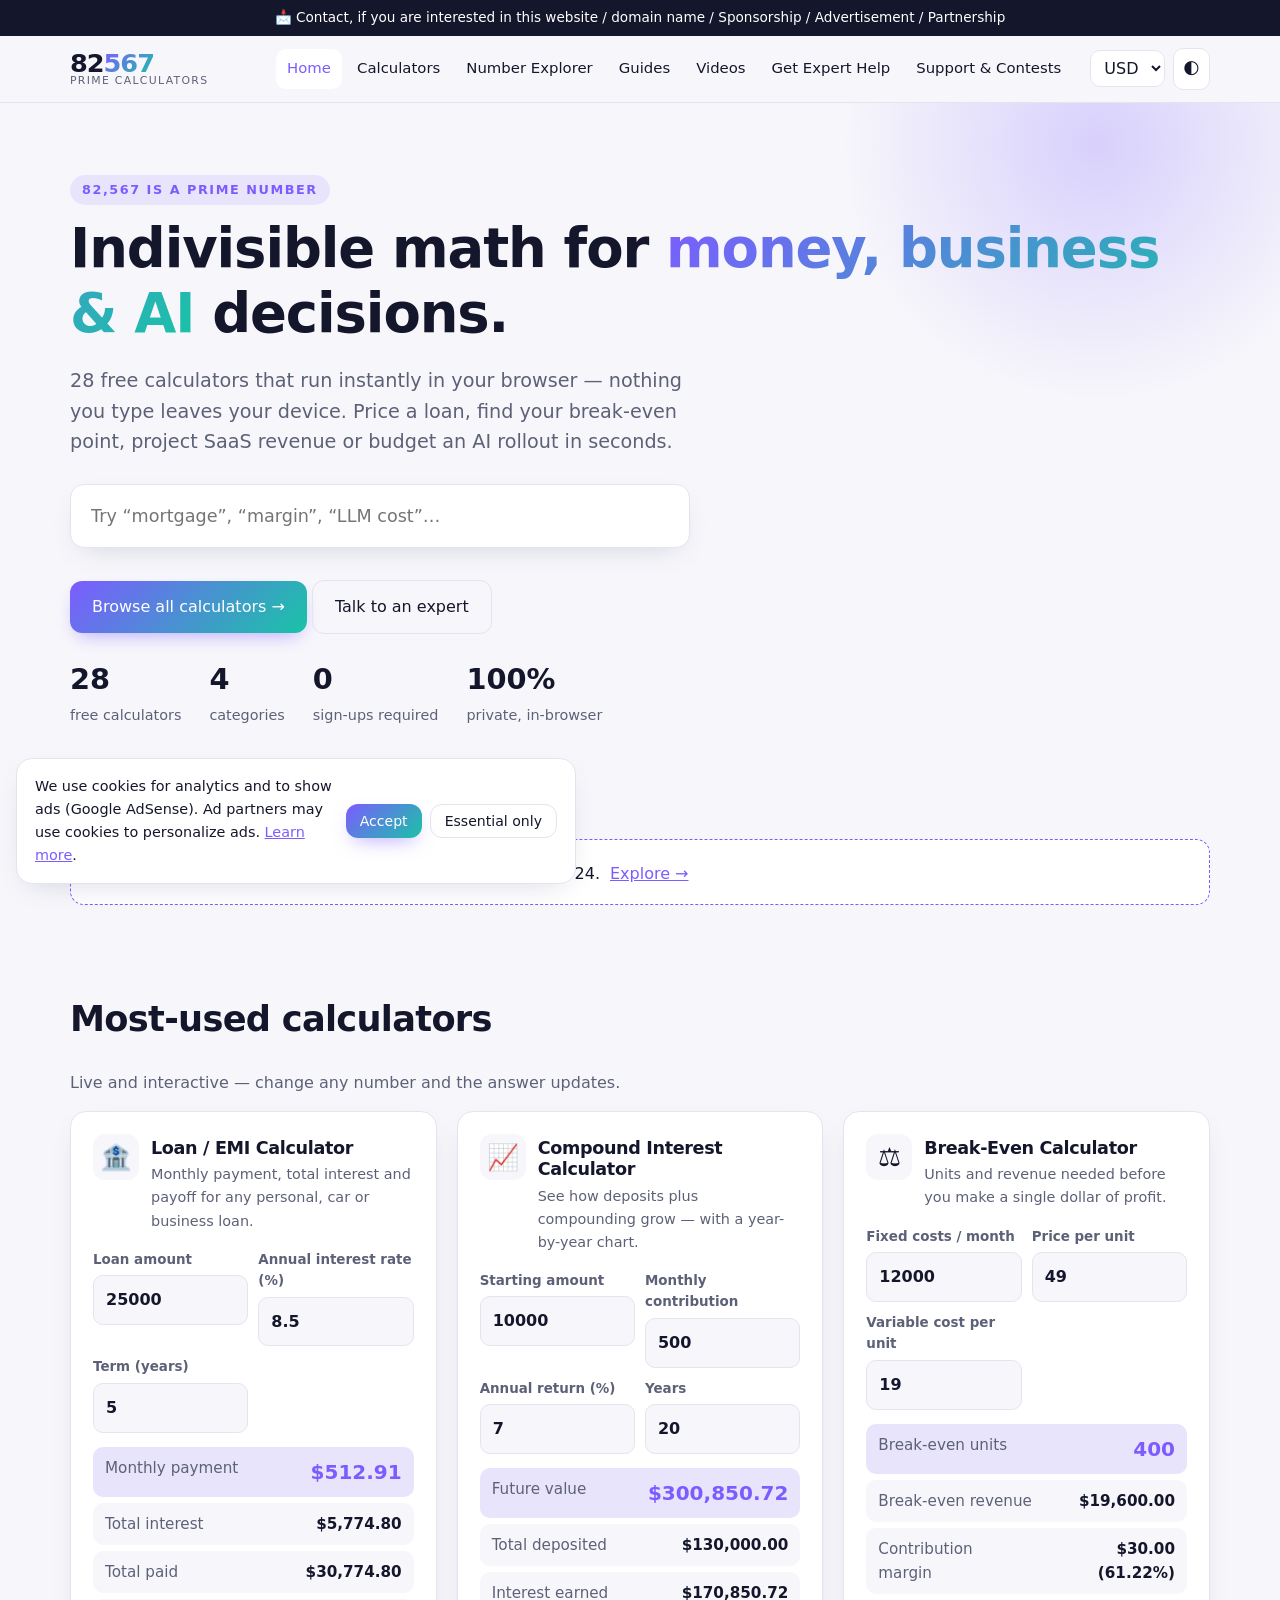
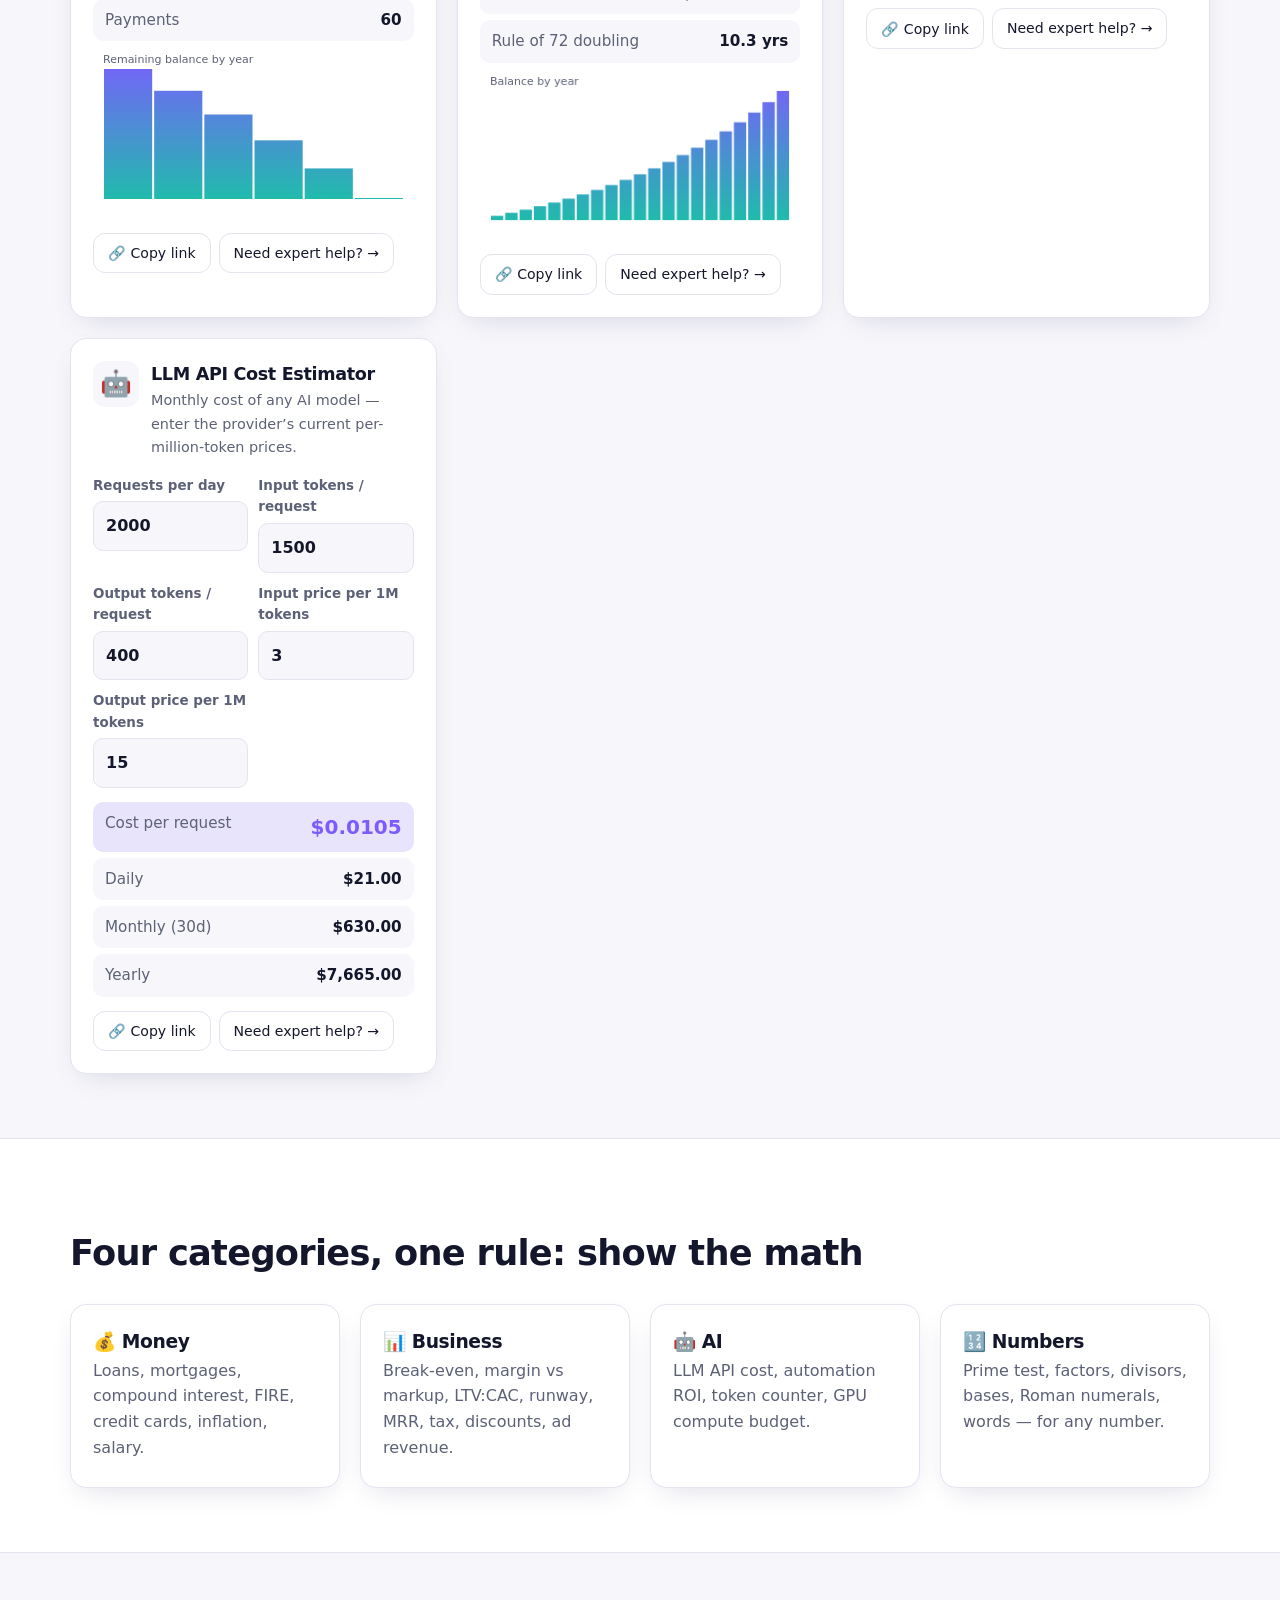
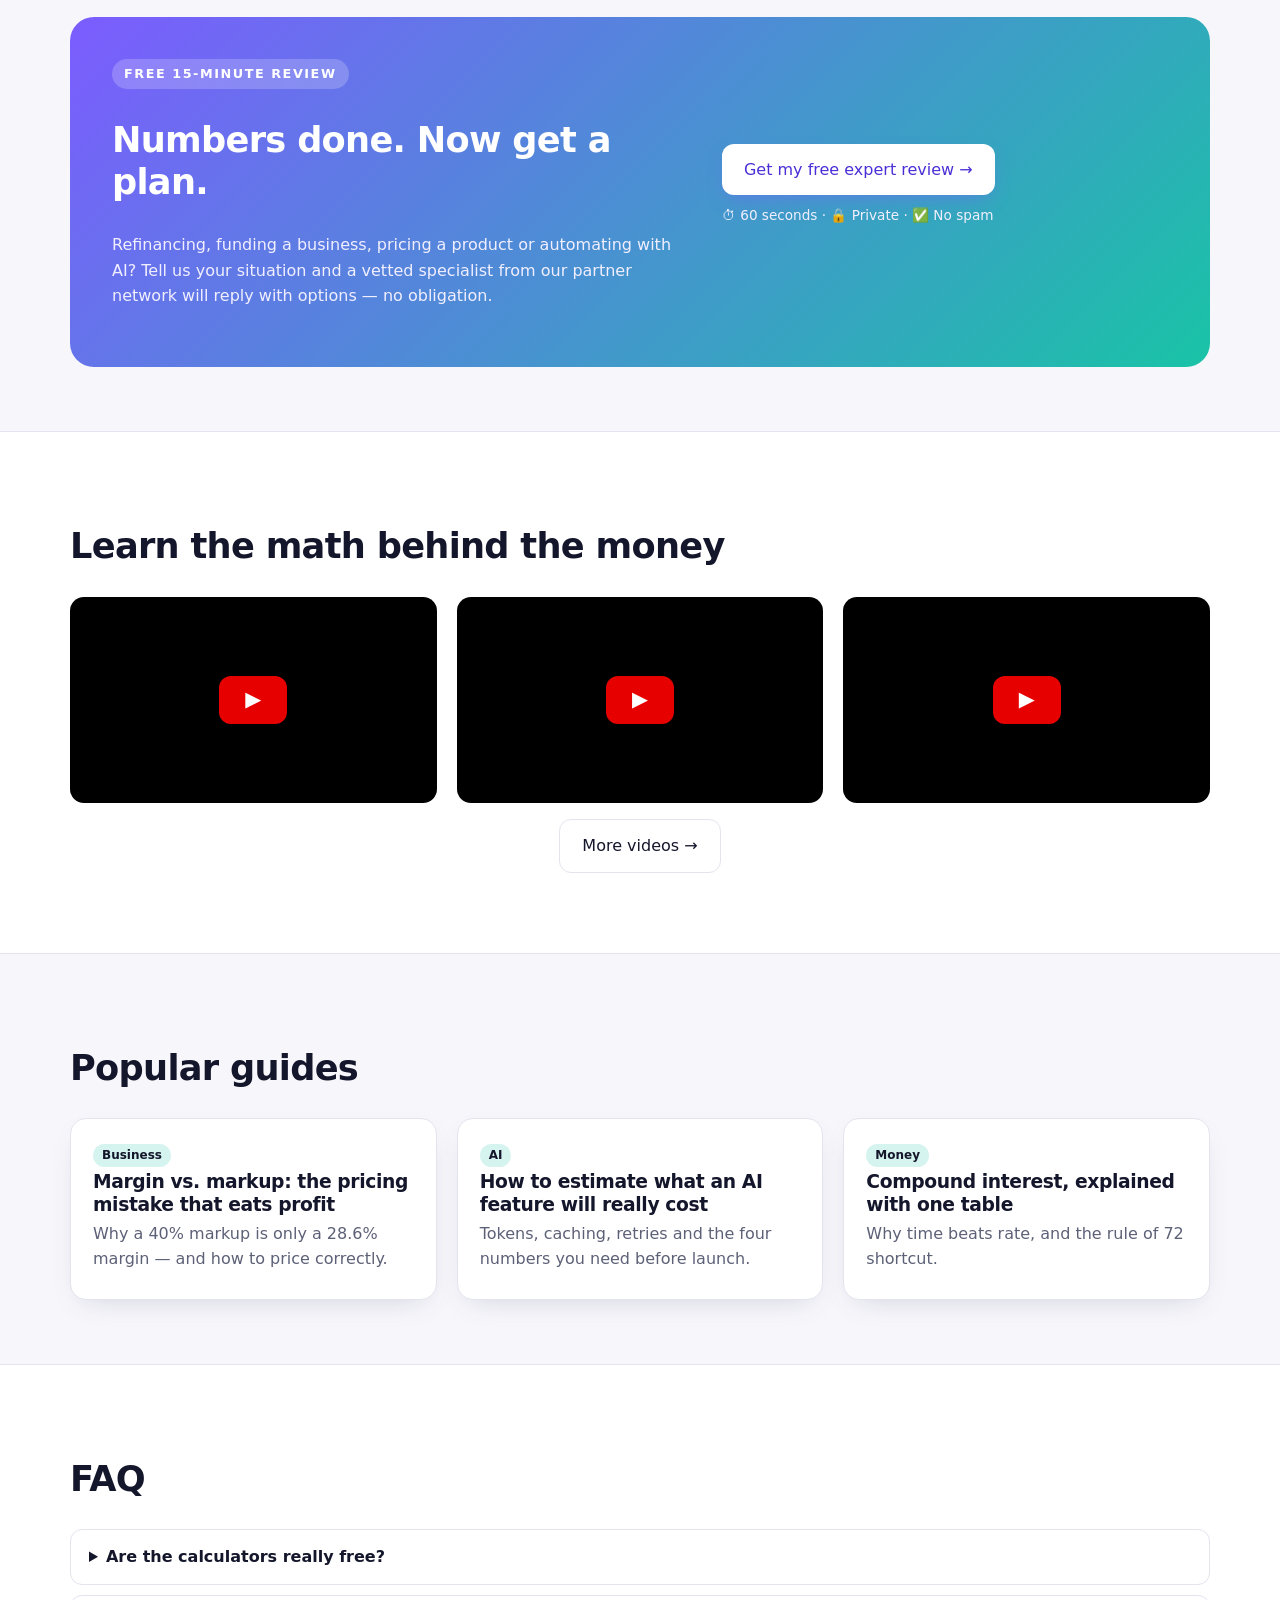
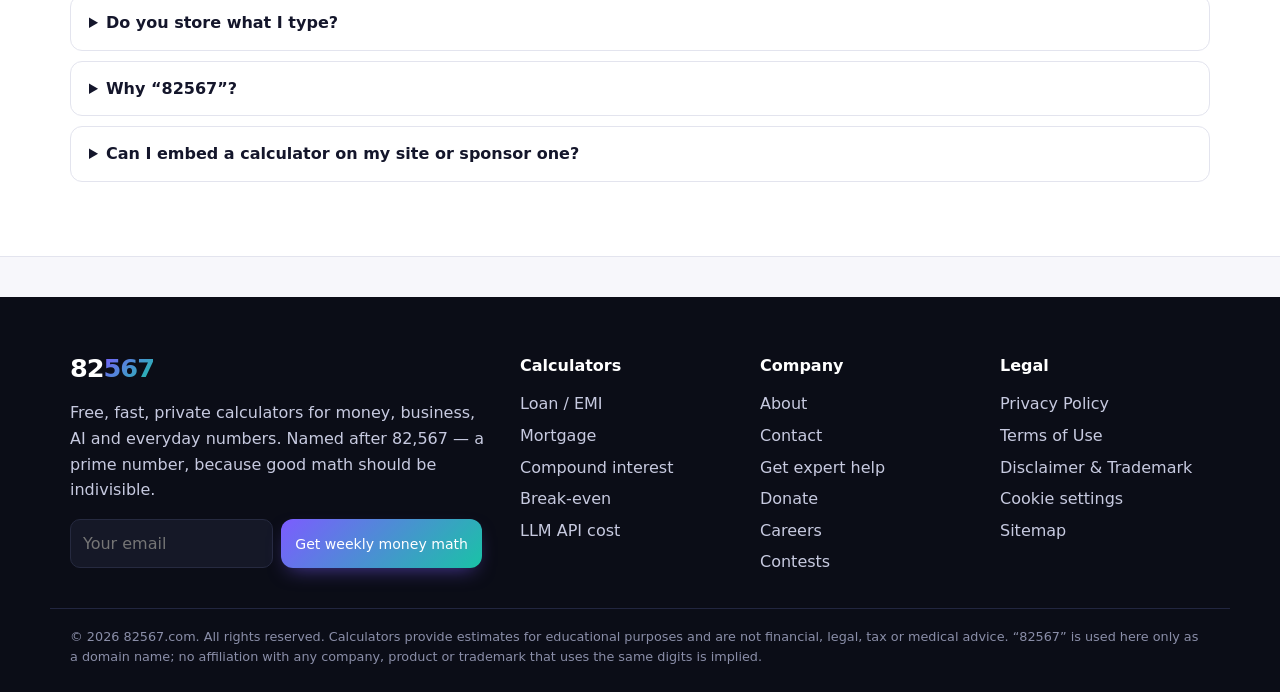
<file: index.html>
<!DOCTYPE html>
<html lang="en">
<head>
<meta charset="utf-8">
<meta name="viewport" content="width=device-width,initial-scale=1">
<title>82567 — Free Prime Calculators for Money, Business & AI</title>
<meta name="description" content="28 free, fast, private calculators: loan, mortgage, compound interest, break-even, LTV:CAC, LLM API cost, AI ROI and more. Plus a number explorer and expert help.">
<link rel="canonical" href="https://82567.com/">
<meta property="og:title" content="82567 — Prime Calculators for Money, Business & AI">
<meta property="og:description" content="Indivisible math for real decisions. 28 free calculators, number explorer, guides and expert help.">
<meta property="og:type" content="website"><meta property="og:url" content="https://82567.com/">
<meta name="google-adsense-account" content="ca-pub-6620975821265271">
<meta name="theme-color" content="#7c5cff">
<link rel="icon" href="favicon.svg" type="image/svg+xml"><link rel="manifest" href="site.webmanifest">
<link rel="stylesheet" href="css/style.css">
<script async src="https://pagead2.googlesyndication.com/pagead/js/adsbygoogle.js?client=ca-pub-6620975821265271" crossorigin="anonymous"></script>
<script type="application/ld+json">{"@context":"https://schema.org","@type":"WebSite","name":"82567 Prime Calculators","url":"https://82567.com/","potentialAction":{"@type":"SearchAction","target":"https://82567.com/calculators.html?q={q}","query-input":"required name=q"}}</script>
</head>
<body>
<div id="hdr"></div>
<main>
<section class="hero"><div class="wrap">
  <span class="kicker">82,567 is a prime number</span>
  <h1>Indivisible math for <span style="background:var(--grad);-webkit-background-clip:text;background-clip:text;color:transparent">money, business & AI</span> decisions.</h1>
  <p class="lead">28 free calculators that run instantly in your browser — nothing you type leaves your device. Price a loan, find your break-even point, project SaaS revenue or budget an AI rollout in seconds.</p>
  <div class="search"><input id="quick" type="search" placeholder="Try “mortgage”, “margin”, “LLM cost”…" aria-label="Search calculators" autocomplete="off"><div id="quick-list"></div></div>
  <a class="btn" href="calculators.html">Browse all calculators →</a> <a class="btn ghost" href="get-quote.html">Talk to an expert</a>
  <div class="stats"><div><b data-count="28">28</b><span>free calculators</span></div><div><b data-count="4">4</b><span>categories</span></div><div><b>0</b><span>sign-ups required</span></div><div><b>100%</b><span>private, in-browser</span></div></div>
</div></section>

<section class="sec"><div class="wrap">
  <div id="nod" class="nod"><b>82,567</b> <span>is prime — its only divisors are 1 and itself.</span> <a href="numbers.html?n=82567">Explore →</a></div>
</div></section>

<section class="sec" style="padding-top:0"><div class="wrap">
  <h2>Most-used calculators</h2><p class="muted">Live and interactive — change any number and the answer updates.</p>
  <div class="grid" id="calc-grid" data-only="loan,compound,break-even,llm-cost"></div>
</div></section>

<section class="sec alt"><div class="wrap">
  <h2>Four categories, one rule: show the math</h2>
  <div class="grid g4">
    <a class="card" href="calculators.html?q=money"><h3>💰 Money</h3><p>Loans, mortgages, compound interest, FIRE, credit cards, inflation, salary.</p></a>
    <a class="card" href="calculators.html?q=business"><h3>📊 Business</h3><p>Break-even, margin vs markup, LTV:CAC, runway, MRR, tax, discounts, ad revenue.</p></a>
    <a class="card" href="calculators.html?q=ai"><h3>🤖 AI</h3><p>LLM API cost, automation ROI, token counter, GPU compute budget.</p></a>
    <a class="card" href="numbers.html"><h3>🔢 Numbers</h3><p>Prime test, factors, divisors, bases, Roman numerals, words — for any number.</p></a>
  </div>
</div></section>

<section class="sec"><div class="wrap">
  <div class="cta-band">
    <div><span class="kicker" style="background:rgba(255,255,255,.2);color:#fff">Free 15-minute review</span><h2>Numbers done. Now get a plan.</h2><p>Refinancing, funding a business, pricing a product or automating with AI? Tell us your situation and a vetted specialist from our partner network will reply with options — no obligation.</p></div>
    <div><a class="btn" href="get-quote.html">Get my free expert review →</a><p style="font-size:.85rem;margin-top:10px">⏱ 60 seconds · 🔒 Private · ✅ No spam</p></div>
  </div>
</div></section>

<section class="sec alt"><div class="wrap">
  <h2>Learn the math behind the money</h2>
  <div class="grid">
    <div class="yt" data-id="GtaoP0skPWc" data-title="Introduction to interest" role="button" aria-label="Play: Introduction to interest"></div>
    <div class="yt" data-id="mec-QpjQMXY" data-title="The rule of 72" role="button" aria-label="Play: The rule of 72"></div>
    <div class="yt" data-id="qEB6y4DklNY" data-title="Compound interest and e" role="button" aria-label="Play: Compound interest and e"></div>
  </div>
  <p class="center"><a class="btn ghost" href="videos.html">More videos →</a></p>
</div></section>

<section class="sec"><div class="wrap">
  <h2>Popular guides</h2>
  <div class="grid">
    <a class="card" href="guides.html#margin-vs-markup"><span class="pill">Business</span><h3>Margin vs. markup: the pricing mistake that eats profit</h3><p>Why a 40% markup is only a 28.6% margin — and how to price correctly.</p></a>
    <a class="card" href="guides.html#llm-costs"><span class="pill">AI</span><h3>How to estimate what an AI feature will really cost</h3><p>Tokens, caching, retries and the four numbers you need before launch.</p></a>
    <a class="card" href="guides.html#compound"><span class="pill">Money</span><h3>Compound interest, explained with one table</h3><p>Why time beats rate, and the rule of 72 shortcut.</p></a>
  </div>
</div></section>

<section class="sec alt"><div class="wrap faq">
  <h2>FAQ</h2>
  <details><summary>Are the calculators really free?</summary><p>Yes. 82567.com is supported by advertising and voluntary donations. No account, no paywall.</p></details>
  <details><summary>Do you store what I type?</summary><p>No. Every calculation runs in your browser. Only forms you deliberately submit (like expert help) are sent to us.</p></details>
  <details><summary>Why “82567”?</summary><p>82,567 is a prime number — divisible only by 1 and itself. We think good decisions should be built on math that can’t be broken down into excuses.</p></details>
  <details><summary>Can I embed a calculator on my site or sponsor one?</summary><p>Yes — see <a href="support.html#sponsor">sponsorship & advertising</a> or <a href="contact.html">contact us</a>.</p></details>
</div></section>
</main>
<div id="ftr"></div>
<script src="js/calcs.js" defer></script>
<script src="js/app.js" defer></script>
</body>
</html>
</file>
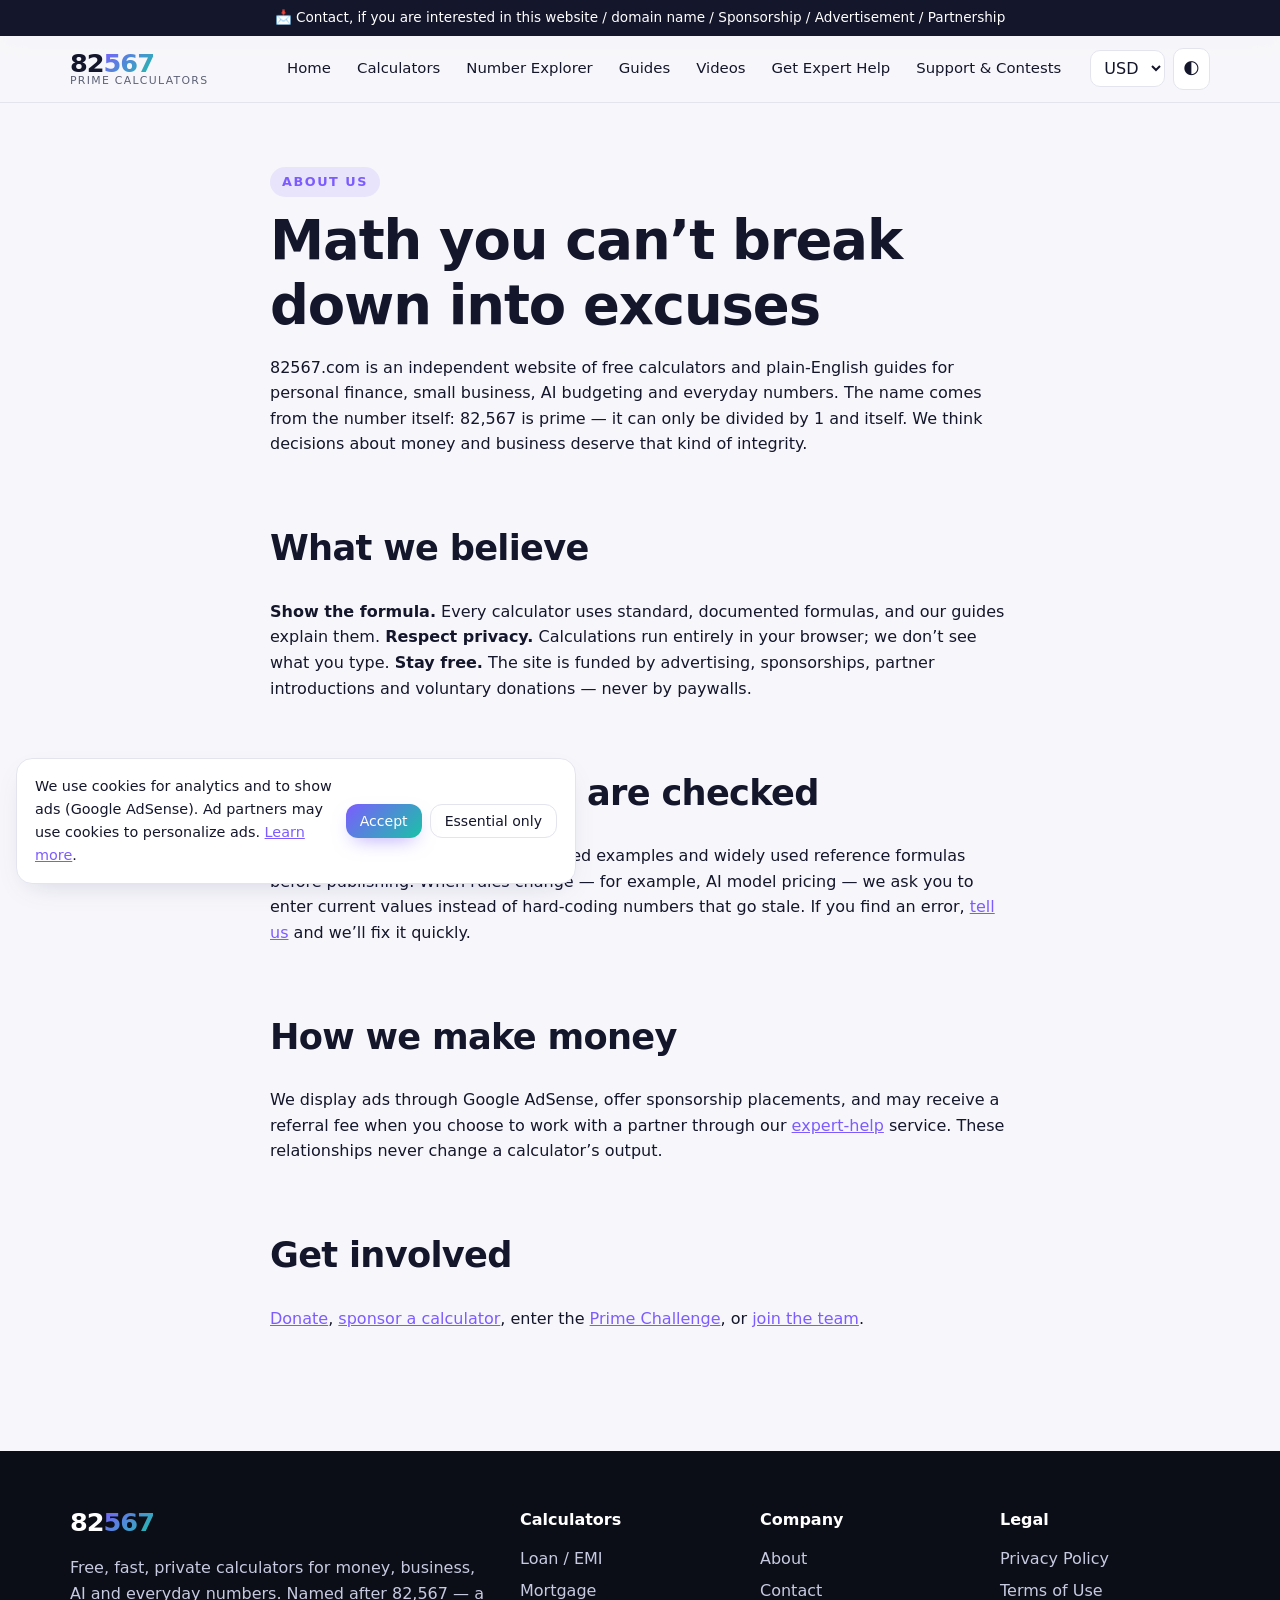
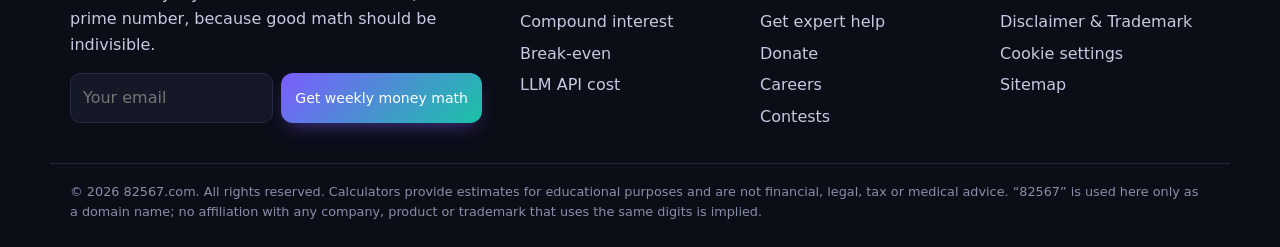
<file: about.html>
<!DOCTYPE html>
<html lang="en">
<head>
<meta charset="utf-8">
<meta name="viewport" content="width=device-width,initial-scale=1">
<title>About 82567 — Independent, Private, Free Calculators</title>
<meta name="description" content="Why 82567.com exists, how our calculators are built and checked, and how the site is funded.">
<link rel="canonical" href="https://82567.com/about.html">
<meta name="google-adsense-account" content="ca-pub-6620975821265271">
<meta name="theme-color" content="#7c5cff">
<link rel="icon" href="favicon.svg" type="image/svg+xml"><link rel="manifest" href="site.webmanifest">
<link rel="stylesheet" href="css/style.css">
<script async src="https://pagead2.googlesyndication.com/pagead/js/adsbygoogle.js?client=ca-pub-6620975821265271" crossorigin="anonymous"></script>
</head>
<body>
<div id="hdr"></div>
<main class="sec"><div class="wrap article">
  <span class="kicker">About us</span>
  <h1>Math you can’t break down into excuses</h1>
  <p>82567.com is an independent website of free calculators and plain-English guides for personal finance, small business, AI budgeting and everyday numbers. The name comes from the number itself: 82,567 is prime — it can only be divided by 1 and itself. We think decisions about money and business deserve that kind of integrity.</p>
  <h2>What we believe</h2>
  <p><strong>Show the formula.</strong> Every calculator uses standard, documented formulas, and our guides explain them. <strong>Respect privacy.</strong> Calculations run entirely in your browser; we don’t see what you type. <strong>Stay free.</strong> The site is funded by advertising, sponsorships, partner introductions and voluntary donations — never by paywalls.</p>
  <h2>How calculators are checked</h2>
  <p>Each tool is tested against hand-worked examples and widely used reference formulas before publishing. When rules change — for example, AI model pricing — we ask you to enter current values instead of hard-coding numbers that go stale. If you find an error, <a href="contact.html">tell us</a> and we’ll fix it quickly.</p>
  <h2>How we make money</h2>
  <p>We display ads through Google AdSense, offer sponsorship placements, and may receive a referral fee when you choose to work with a partner through our <a href="get-quote.html">expert-help</a> service. These relationships never change a calculator’s output.</p>
  <h2>Get involved</h2>
  <p><a href="support.html#donate">Donate</a>, <a href="support.html#sponsor">sponsor a calculator</a>, enter the <a href="support.html#contest">Prime Challenge</a>, or <a href="support.html#careers">join the team</a>.</p>
</div></main>
<div id="ftr"></div>
<script src="js/calcs.js" defer></script>
<script src="js/app.js" defer></script>
</body>
</html>
</file>
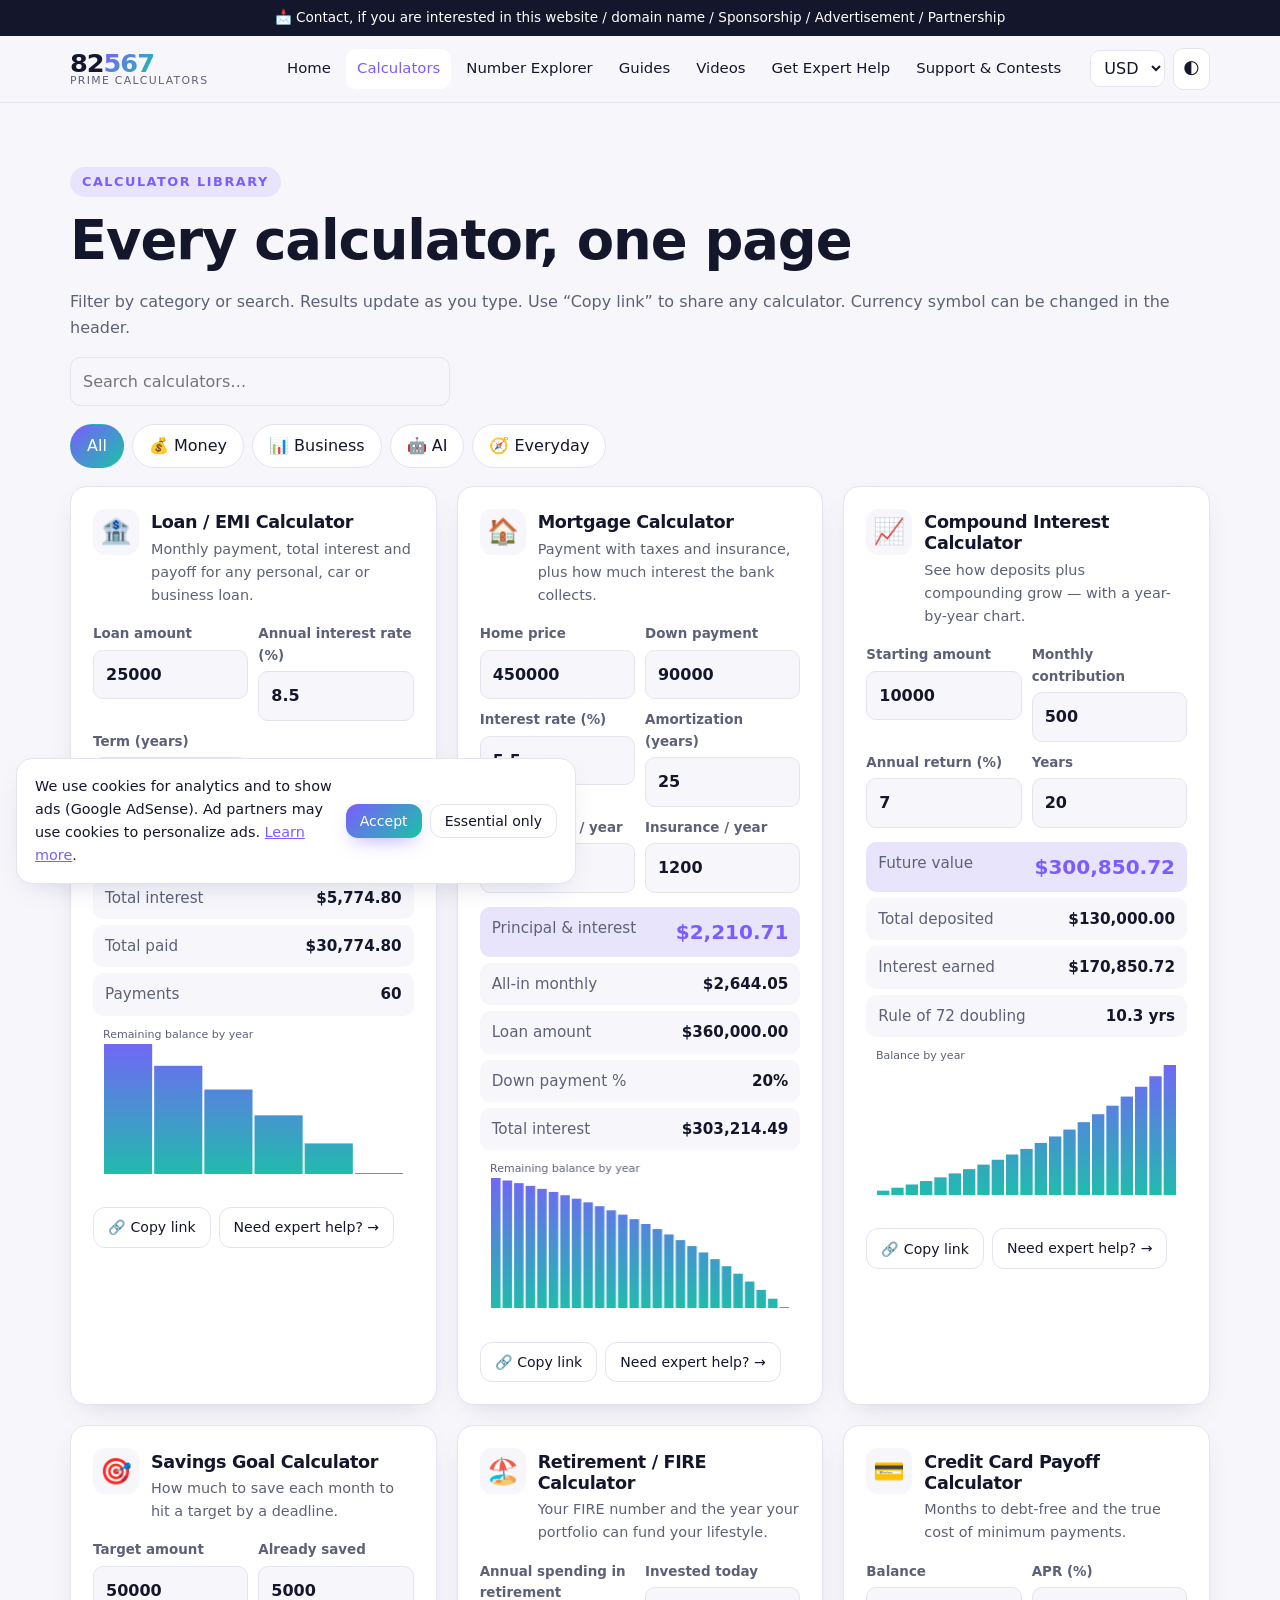
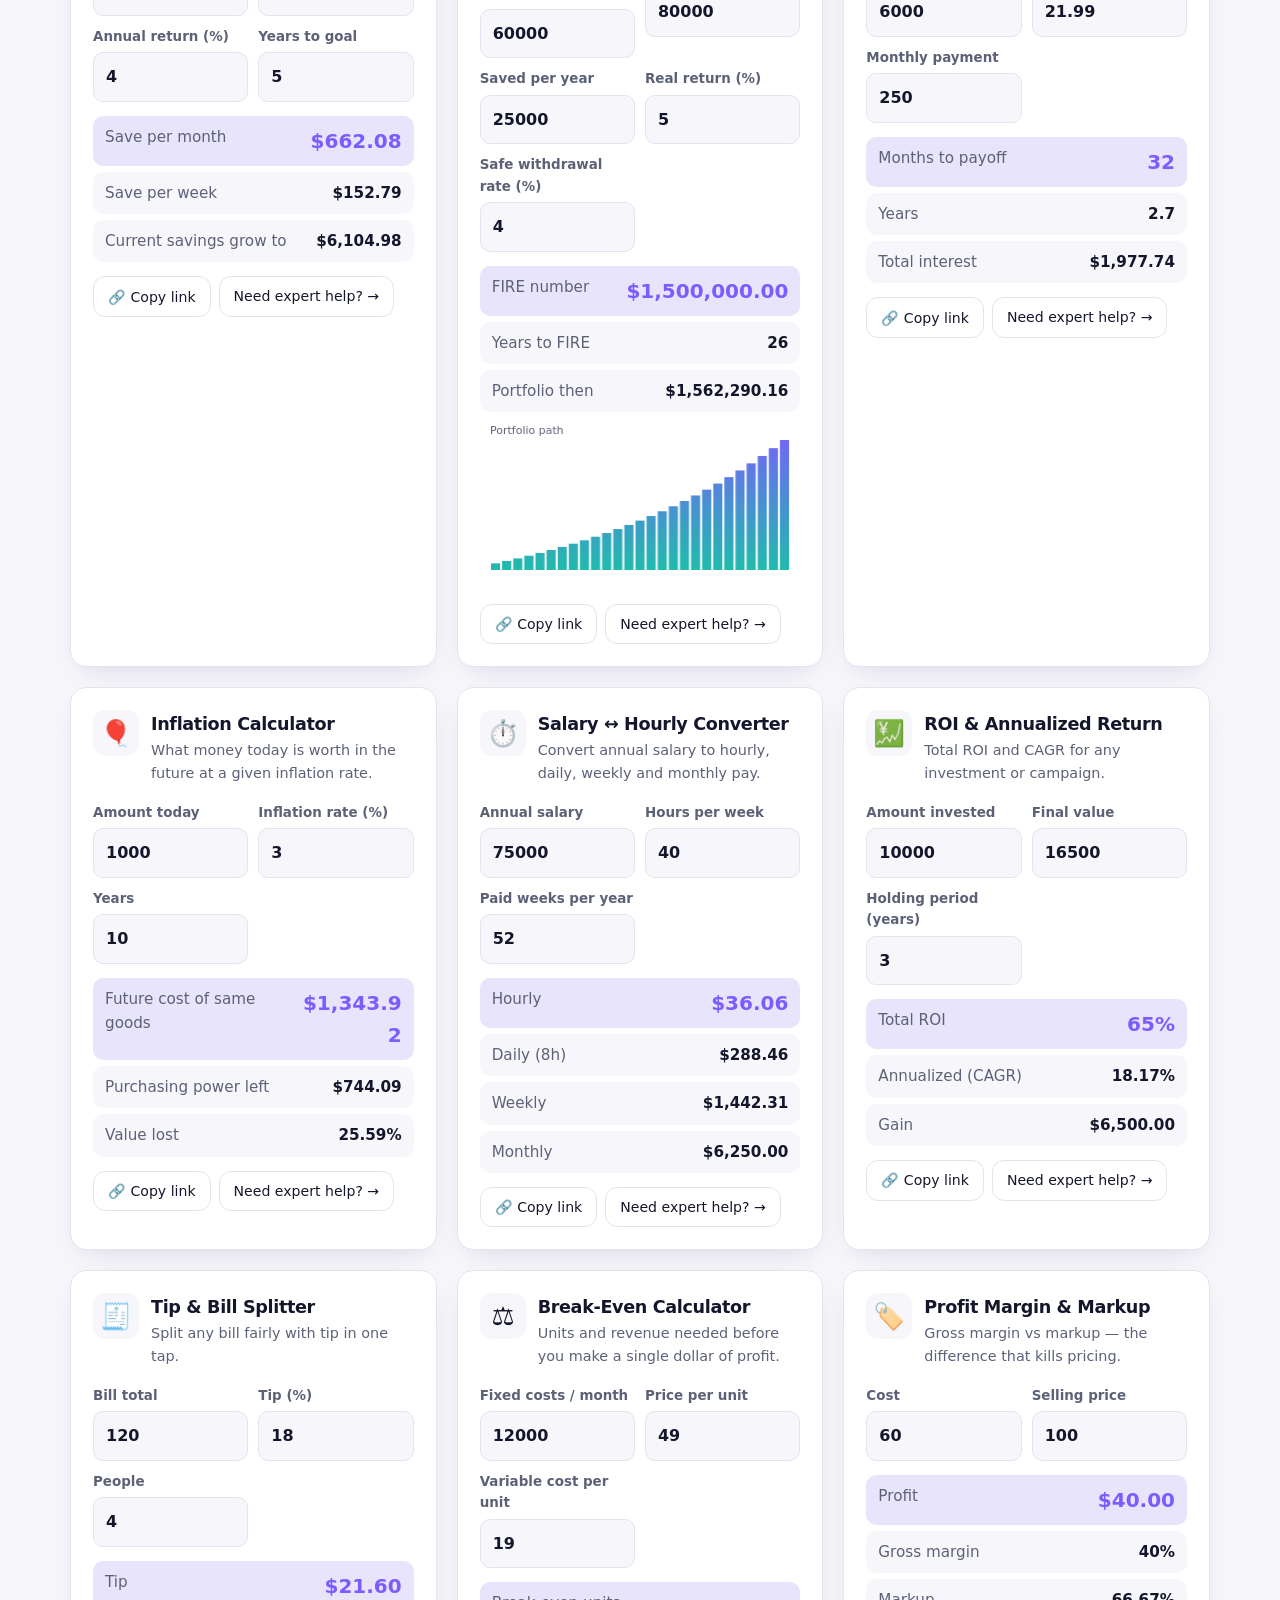
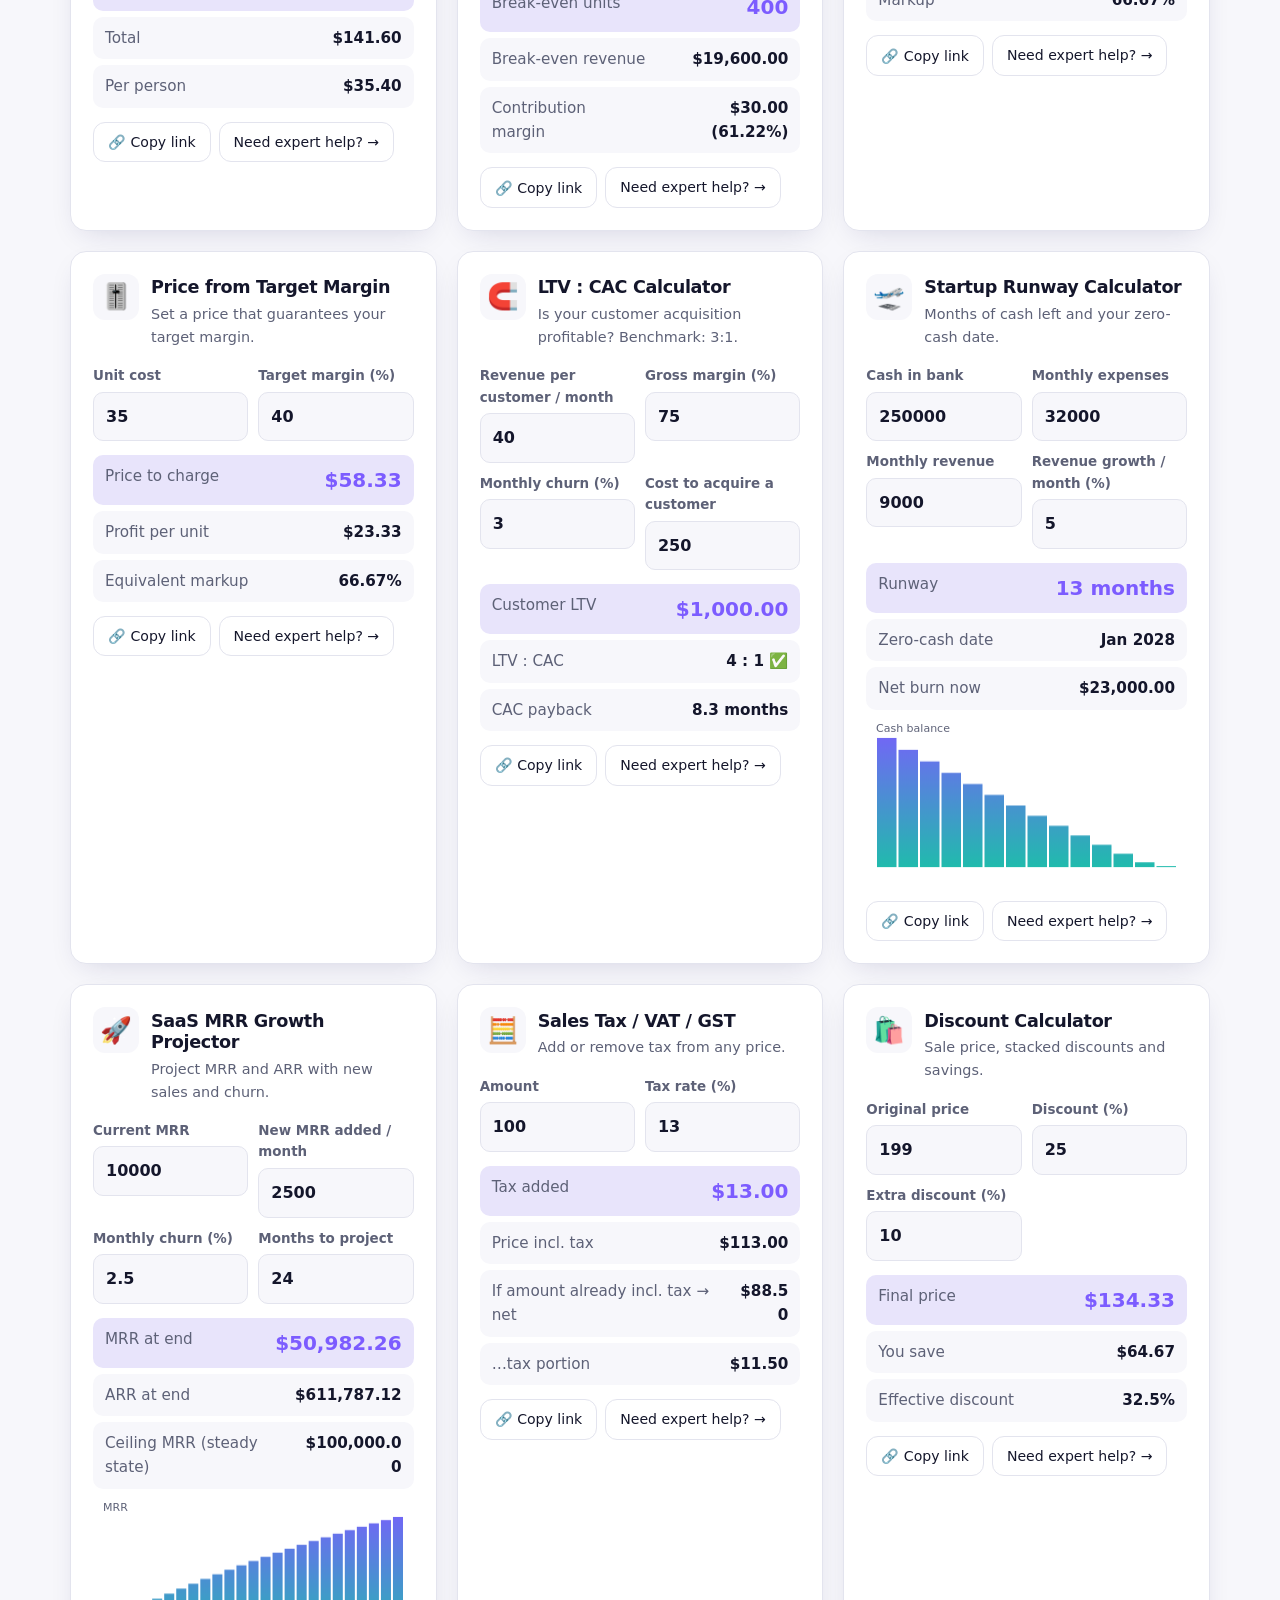
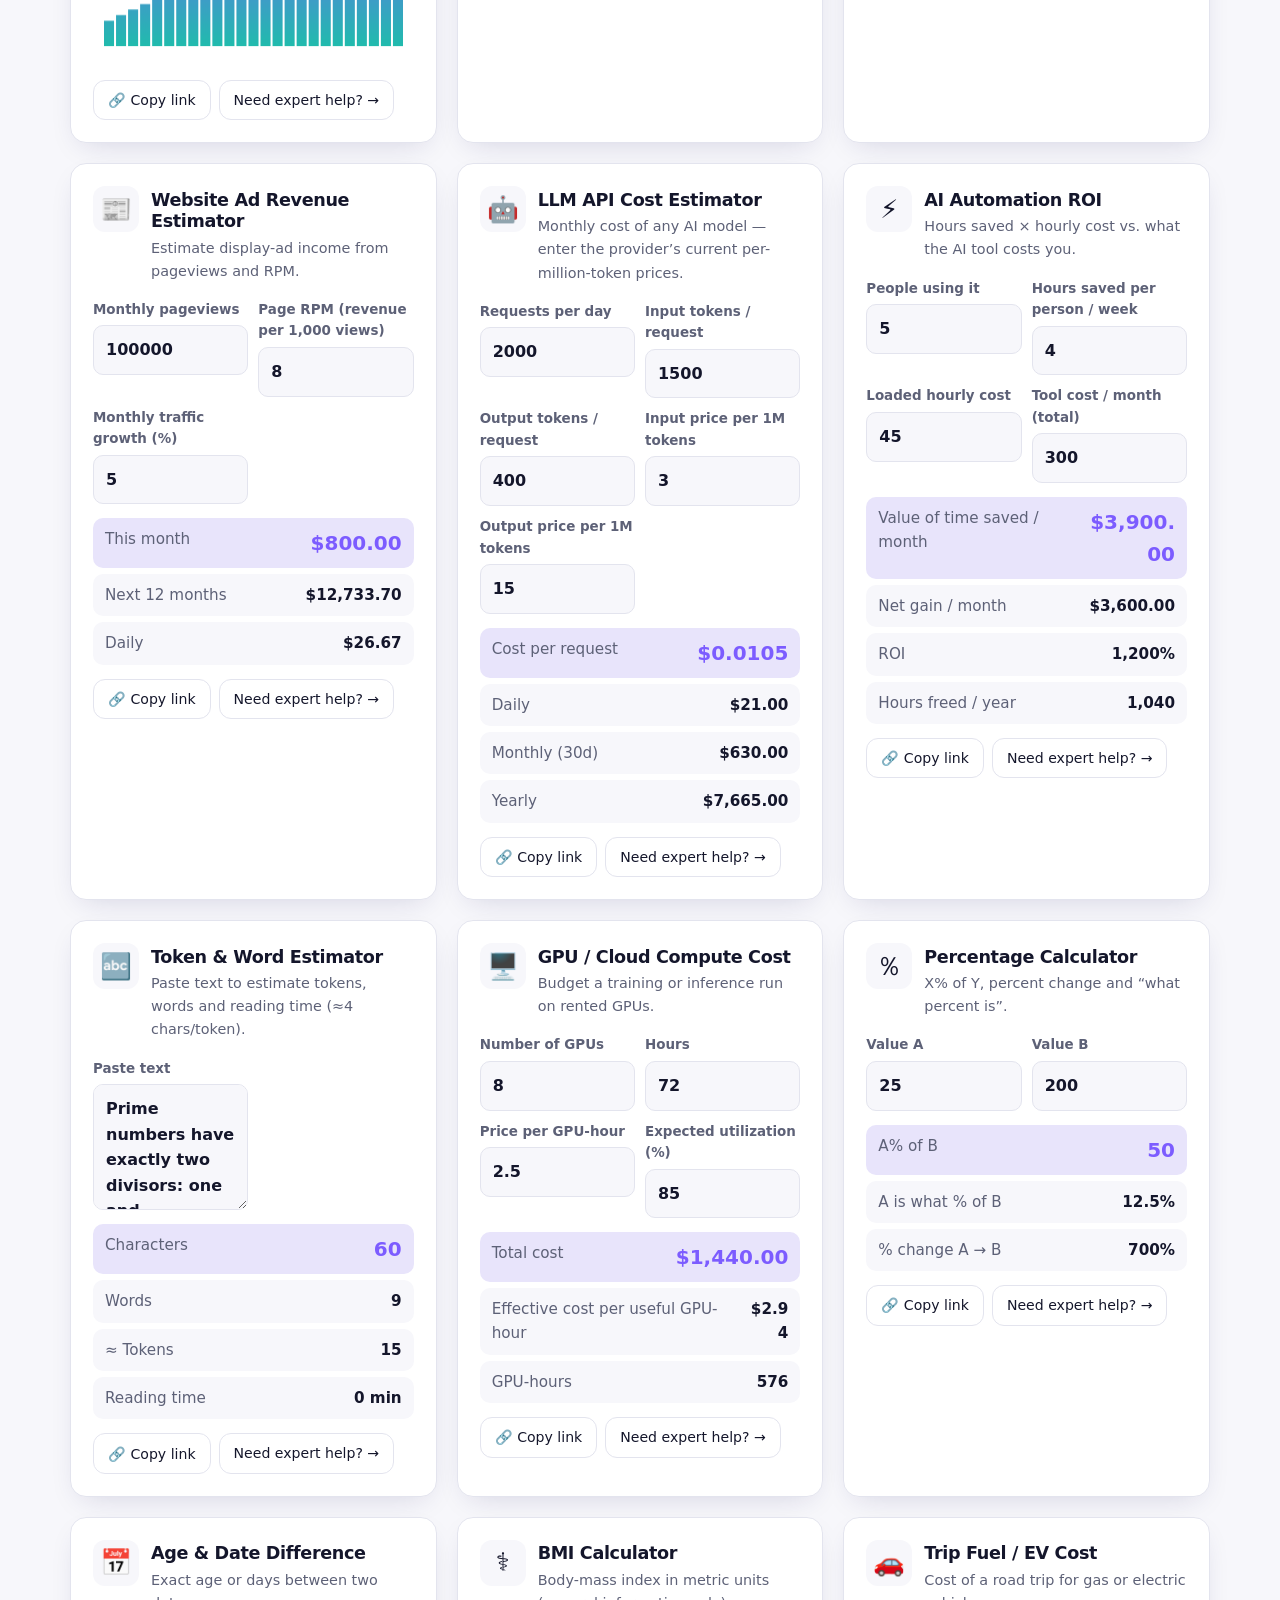
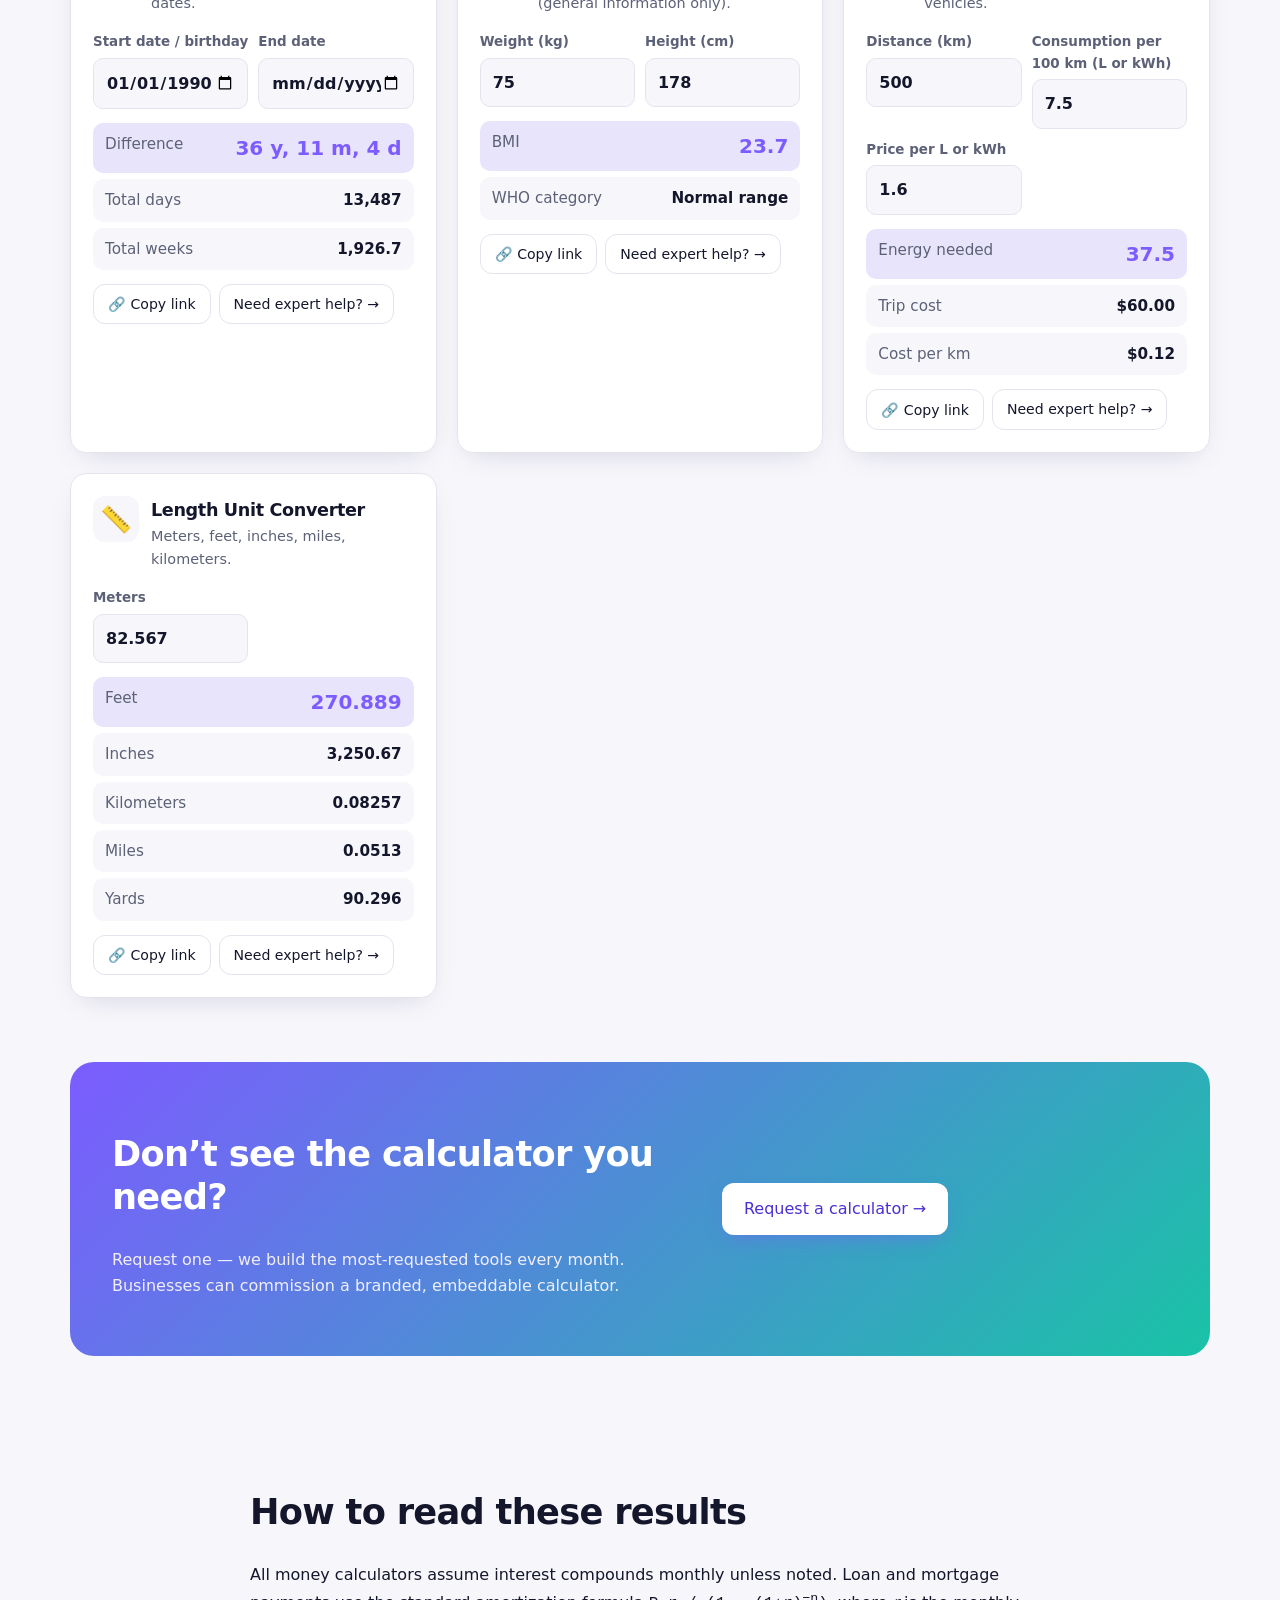
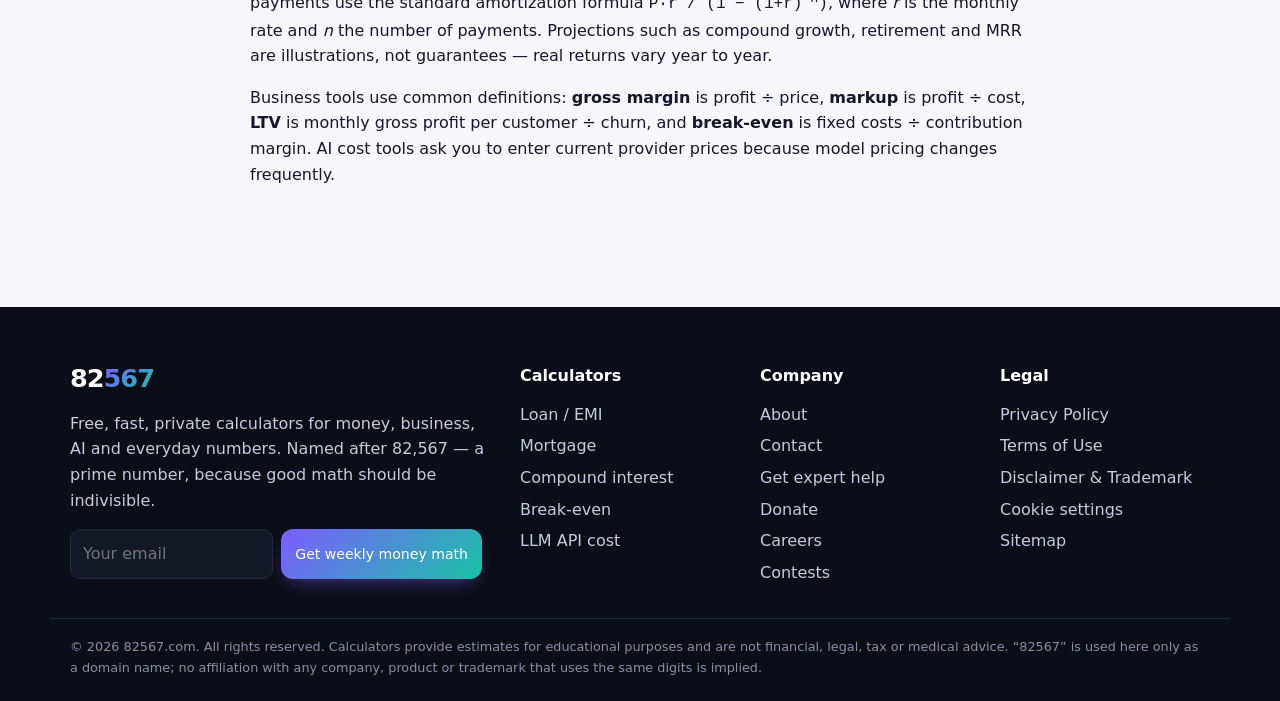
<file: calculators.html>
<!DOCTYPE html>
<html lang="en">
<head>
<meta charset="utf-8">
<meta name="viewport" content="width=device-width,initial-scale=1">
<title>All Calculators — Loan, Mortgage, Break-Even, LLM Cost & More | 82567</title>
<meta name="description" content="28 free online calculators for money, business, AI and everyday math. Instant results, charts and shareable links. Private — runs in your browser.">
<link rel="canonical" href="https://82567.com/calculators.html">
<meta name="google-adsense-account" content="ca-pub-6620975821265271">
<meta name="theme-color" content="#7c5cff">
<link rel="icon" href="favicon.svg" type="image/svg+xml"><link rel="manifest" href="site.webmanifest">
<link rel="stylesheet" href="css/style.css">
<script async src="https://pagead2.googlesyndication.com/pagead/js/adsbygoogle.js?client=ca-pub-6620975821265271" crossorigin="anonymous"></script>
</head>
<body>
<div id="hdr"></div>
<main class="sec"><div class="wrap">
  <span class="kicker">Calculator library</span>
  <h1>Every calculator, one page</h1>
  <p class="muted">Filter by category or search. Results update as you type. Use “Copy link” to share any calculator. Currency symbol can be changed in the header.</p>
  <div class="toolbar"><input id="calc-filter" type="search" placeholder="Search calculators…" aria-label="Search calculators"></div>
  <div class="chips" role="tablist"><button class="on" data-chip="All">All</button><button data-chip="Money">💰 Money</button><button data-chip="Business">📊 Business</button><button data-chip="AI">🤖 AI</button><button data-chip="Everyday">🧭 Everyday</button></div>
  <div class="grid" id="calc-grid"><noscript><p>Please enable JavaScript to use the interactive calculators.</p></noscript></div>
  <section class="sec"><div class="cta-band"><div><h2>Don’t see the calculator you need?</h2><p>Request one — we build the most-requested tools every month. Businesses can commission a branded, embeddable calculator.</p></div><div><a class="btn" href="get-quote.html?topic=Custom%20calculator">Request a calculator →</a></div></div></section>
  <div class="article">
    <h2>How to read these results</h2>
    <p>All money calculators assume interest compounds monthly unless noted. Loan and mortgage payments use the standard amortization formula <code>P·r / (1 − (1+r)<sup>−n</sup>)</code>, where <em>r</em> is the monthly rate and <em>n</em> the number of payments. Projections such as compound growth, retirement and MRR are illustrations, not guarantees — real returns vary year to year.</p>
    <p>Business tools use common definitions: <strong>gross margin</strong> is profit ÷ price, <strong>markup</strong> is profit ÷ cost, <strong>LTV</strong> is monthly gross profit per customer ÷ churn, and <strong>break-even</strong> is fixed costs ÷ contribution margin. AI cost tools ask you to enter current provider prices because model pricing changes frequently.</p>
  </div>
</div></main>
<div id="ftr"></div>
<script src="js/calcs.js" defer></script>
<script src="js/app.js" defer></script>
</body>
</html>
</file>
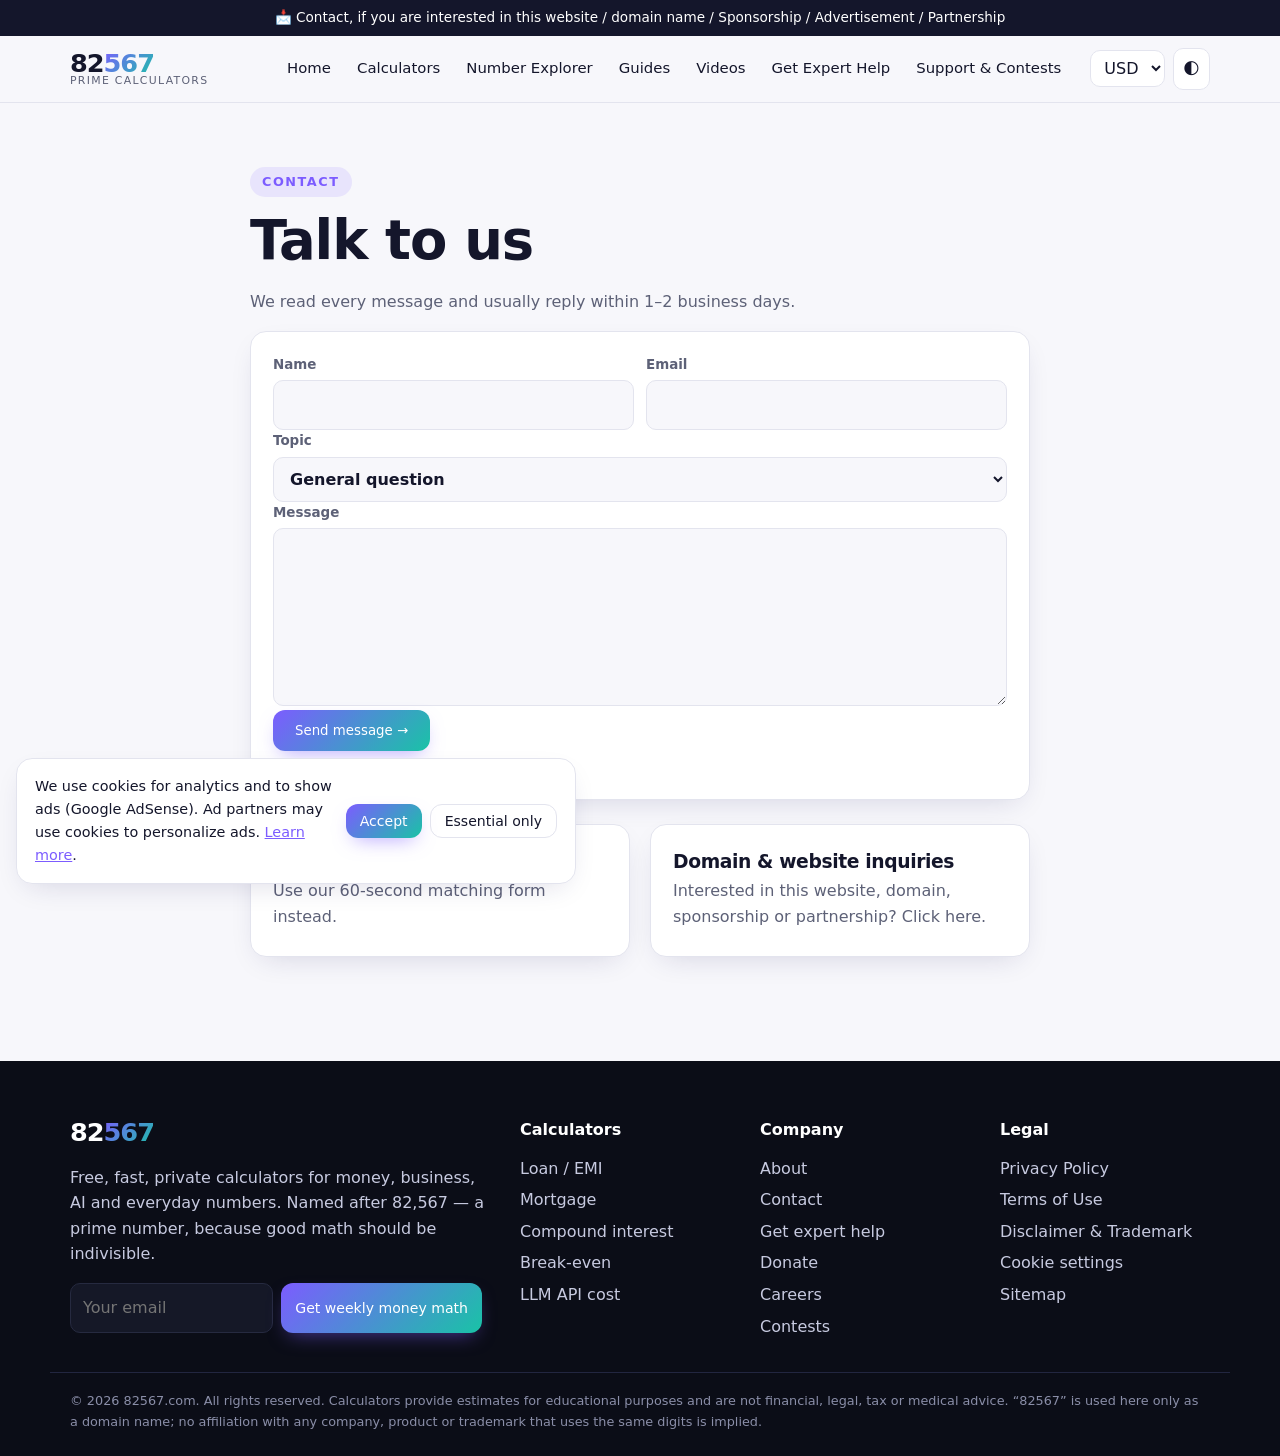
<file: contact.html>
<!DOCTYPE html>
<html lang="en">
<head>
<meta charset="utf-8">
<meta name="viewport" content="width=device-width,initial-scale=1">
<title>Contact 82567 — Questions, Corrections, Partnerships</title>
<meta name="description" content="Contact 82567.com for questions, calculator corrections, feature requests, advertising, sponsorship or partnership inquiries.">
<link rel="canonical" href="https://82567.com/contact.html">
<meta name="google-adsense-account" content="ca-pub-6620975821265271">
<meta name="theme-color" content="#7c5cff">
<link rel="icon" href="favicon.svg" type="image/svg+xml"><link rel="manifest" href="site.webmanifest">
<link rel="stylesheet" href="css/style.css">
<script async src="https://pagead2.googlesyndication.com/pagead/js/adsbygoogle.js?client=ca-pub-6620975821265271" crossorigin="anonymous"></script>
</head>
<body>
<div id="hdr"></div>
<main class="sec"><div class="wrap" style="max-width:820px">
  <span class="kicker">Contact</span>
  <h1>Talk to us</h1>
  <p class="muted">We read every message and usually reply within 1–2 business days.</p>
  <form class="card" data-form="Contact">
    <input type="text" name="_honey" class="hp" tabindex="-1" autocomplete="off">
    <div class="row2"><label>Name<input name="name" required autocomplete="name"></label><label>Email<input name="email" type="email" required autocomplete="email"></label></div>
    <label>Topic<select name="topic"><option>General question</option><option>Report a calculator error</option><option>Request a new calculator</option><option>Advertising / sponsorship</option><option>Partnership</option><option>Interested in acquiring this website / domain</option><option>Privacy request</option><option>Press</option></select></label>
    <label>Message<textarea name="message" rows="6" required></textarea></label>
    <p><button class="btn">Send message →</button></p><p class="fmsg" role="status"></p>
  </form>
  <div class="grid" style="margin-top:24px">
    <a class="card" href="get-quote.html"><h3>Need expert help?</h3><p>Use our 60-second matching form instead.</p></a>
    <a class="card" href="#" data-biz><h3>Domain & website inquiries</h3><p>Interested in this website, domain, sponsorship or partnership? Click here.</p></a>
  </div>
</div></main>
<div id="ftr"></div>
<script src="js/calcs.js" defer></script>
<script src="js/app.js" defer></script>
</body>
</html>
</file>
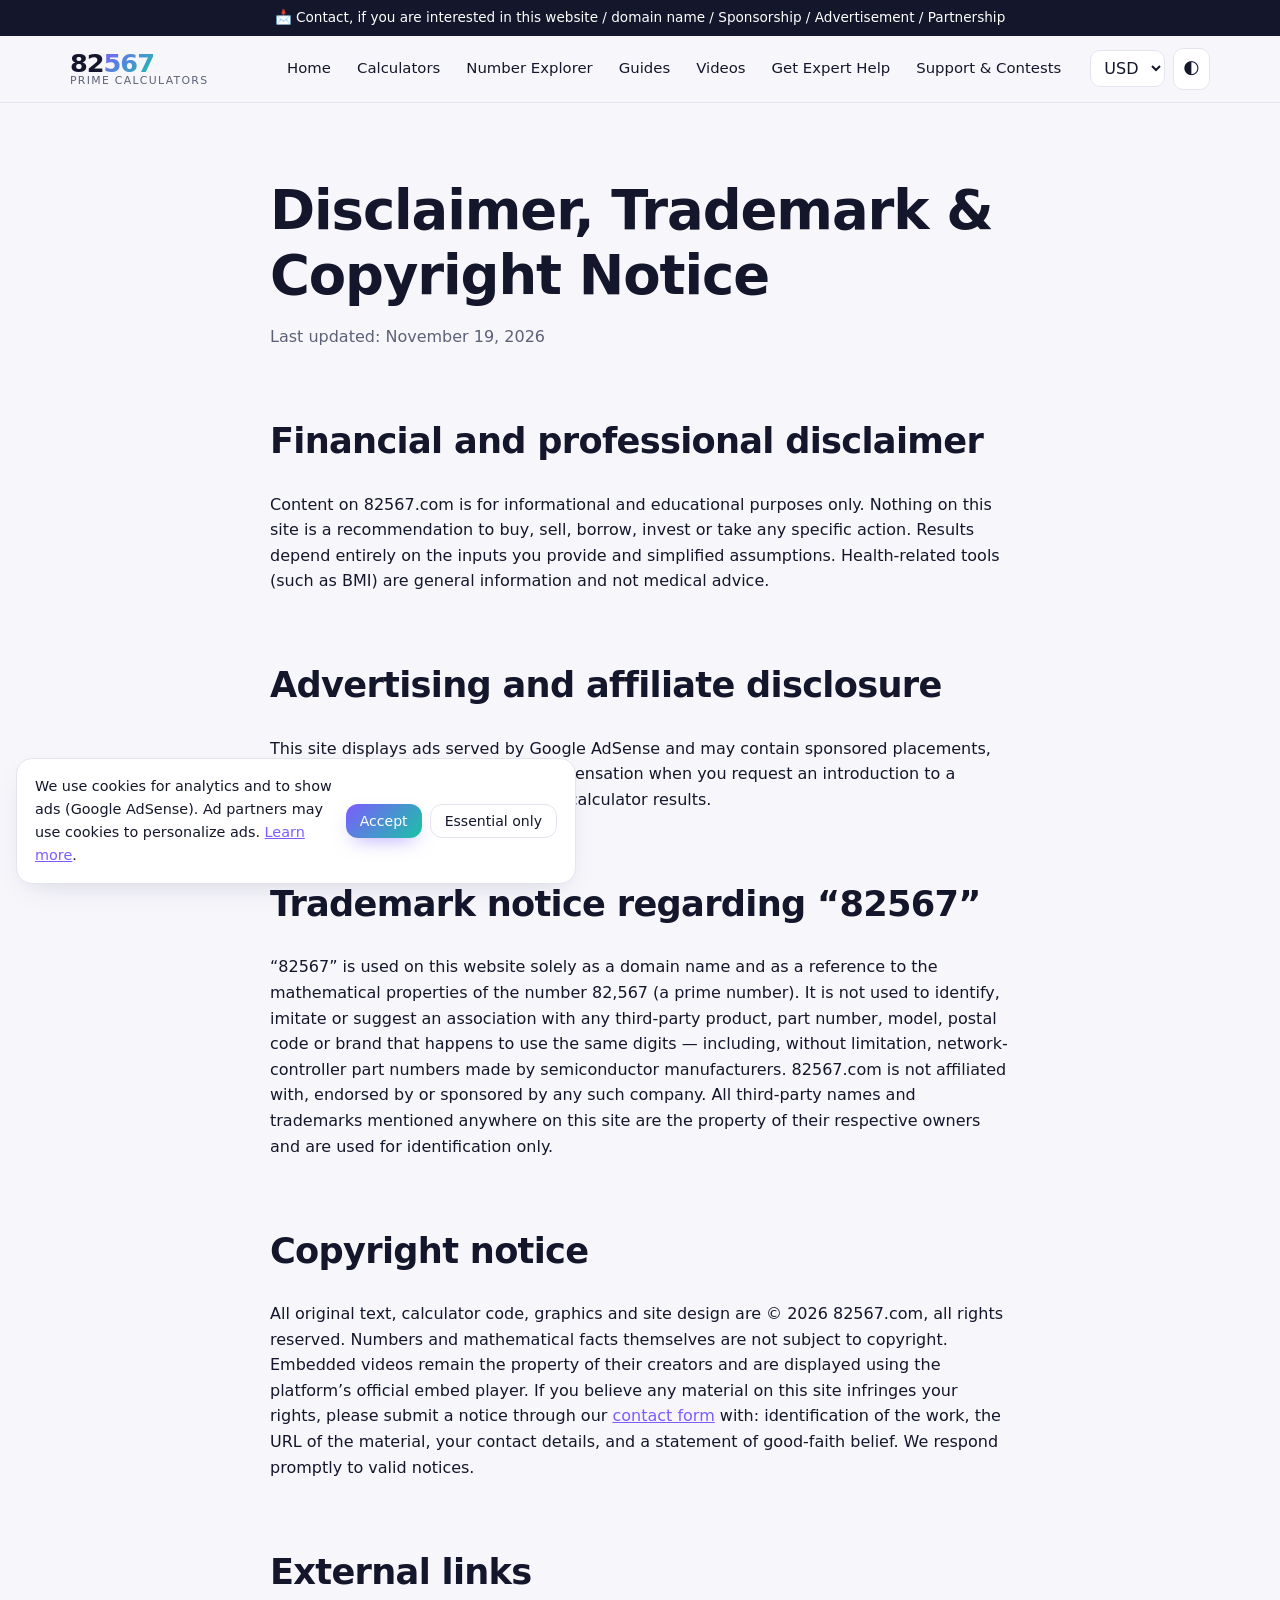
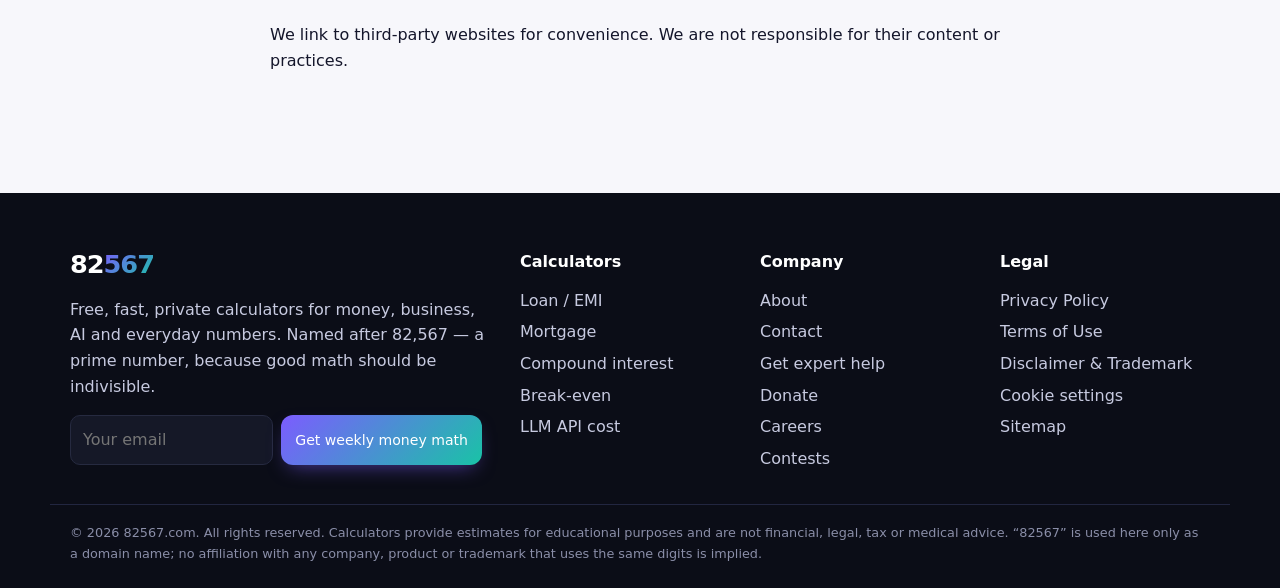
<file: disclaimer.html>
<!DOCTYPE html>
<html lang="en">
<head>
<meta charset="utf-8">
<meta name="viewport" content="width=device-width,initial-scale=1">
<title>Disclaimer, Trademark & Copyright Notice | 82567</title>
<meta name="description" content="Financial disclaimer, affiliate disclosure, and trademark and copyright notice for 82567.com.">
<link rel="canonical" href="https://82567.com/disclaimer.html">
<meta name="google-adsense-account" content="ca-pub-6620975821265271">
<meta name="theme-color" content="#7c5cff">
<link rel="icon" href="favicon.svg" type="image/svg+xml"><link rel="manifest" href="site.webmanifest">
<link rel="stylesheet" href="css/style.css">
<script async src="https://pagead2.googlesyndication.com/pagead/js/adsbygoogle.js?client=ca-pub-6620975821265271" crossorigin="anonymous"></script>
</head>
<body>
<div id="hdr"></div>
<main class="sec"><div class="wrap article">
  <h1>Disclaimer, Trademark & Copyright Notice</h1>
  <p class="muted">Last updated: November 19, 2026</p>
  <h2>Financial and professional disclaimer</h2>
  <p>Content on 82567.com is for informational and educational purposes only. Nothing on this site is a recommendation to buy, sell, borrow, invest or take any specific action. Results depend entirely on the inputs you provide and simplified assumptions. Health-related tools (such as BMI) are general information and not medical advice.</p>
  <h2>Advertising and affiliate disclosure</h2>
  <p>This site displays ads served by Google AdSense and may contain sponsored placements, clearly labeled. We may receive compensation when you request an introduction to a partner. Compensation never affects calculator results.</p>
  <h2>Trademark notice regarding “82567”</h2>
  <p>“82567” is used on this website solely as a domain name and as a reference to the mathematical properties of the number 82,567 (a prime number). It is not used to identify, imitate or suggest an association with any third-party product, part number, model, postal code or brand that happens to use the same digits — including, without limitation, network-controller part numbers made by semiconductor manufacturers. 82567.com is not affiliated with, endorsed by or sponsored by any such company. All third-party names and trademarks mentioned anywhere on this site are the property of their respective owners and are used for identification only.</p>
  <h2>Copyright notice</h2>
  <p>All original text, calculator code, graphics and site design are © 2026 82567.com, all rights reserved. Numbers and mathematical facts themselves are not subject to copyright. Embedded videos remain the property of their creators and are displayed using the platform’s official embed player. If you believe any material on this site infringes your rights, please submit a notice through our <a href="contact.html">contact form</a> with: identification of the work, the URL of the material, your contact details, and a statement of good-faith belief. We respond promptly to valid notices.</p>
  <h2>External links</h2>
  <p>We link to third-party websites for convenience. We are not responsible for their content or practices.</p>
</div></main>
<div id="ftr"></div>
<script src="js/calcs.js" defer></script>
<script src="js/app.js" defer></script>
</body>
</html>
</file>
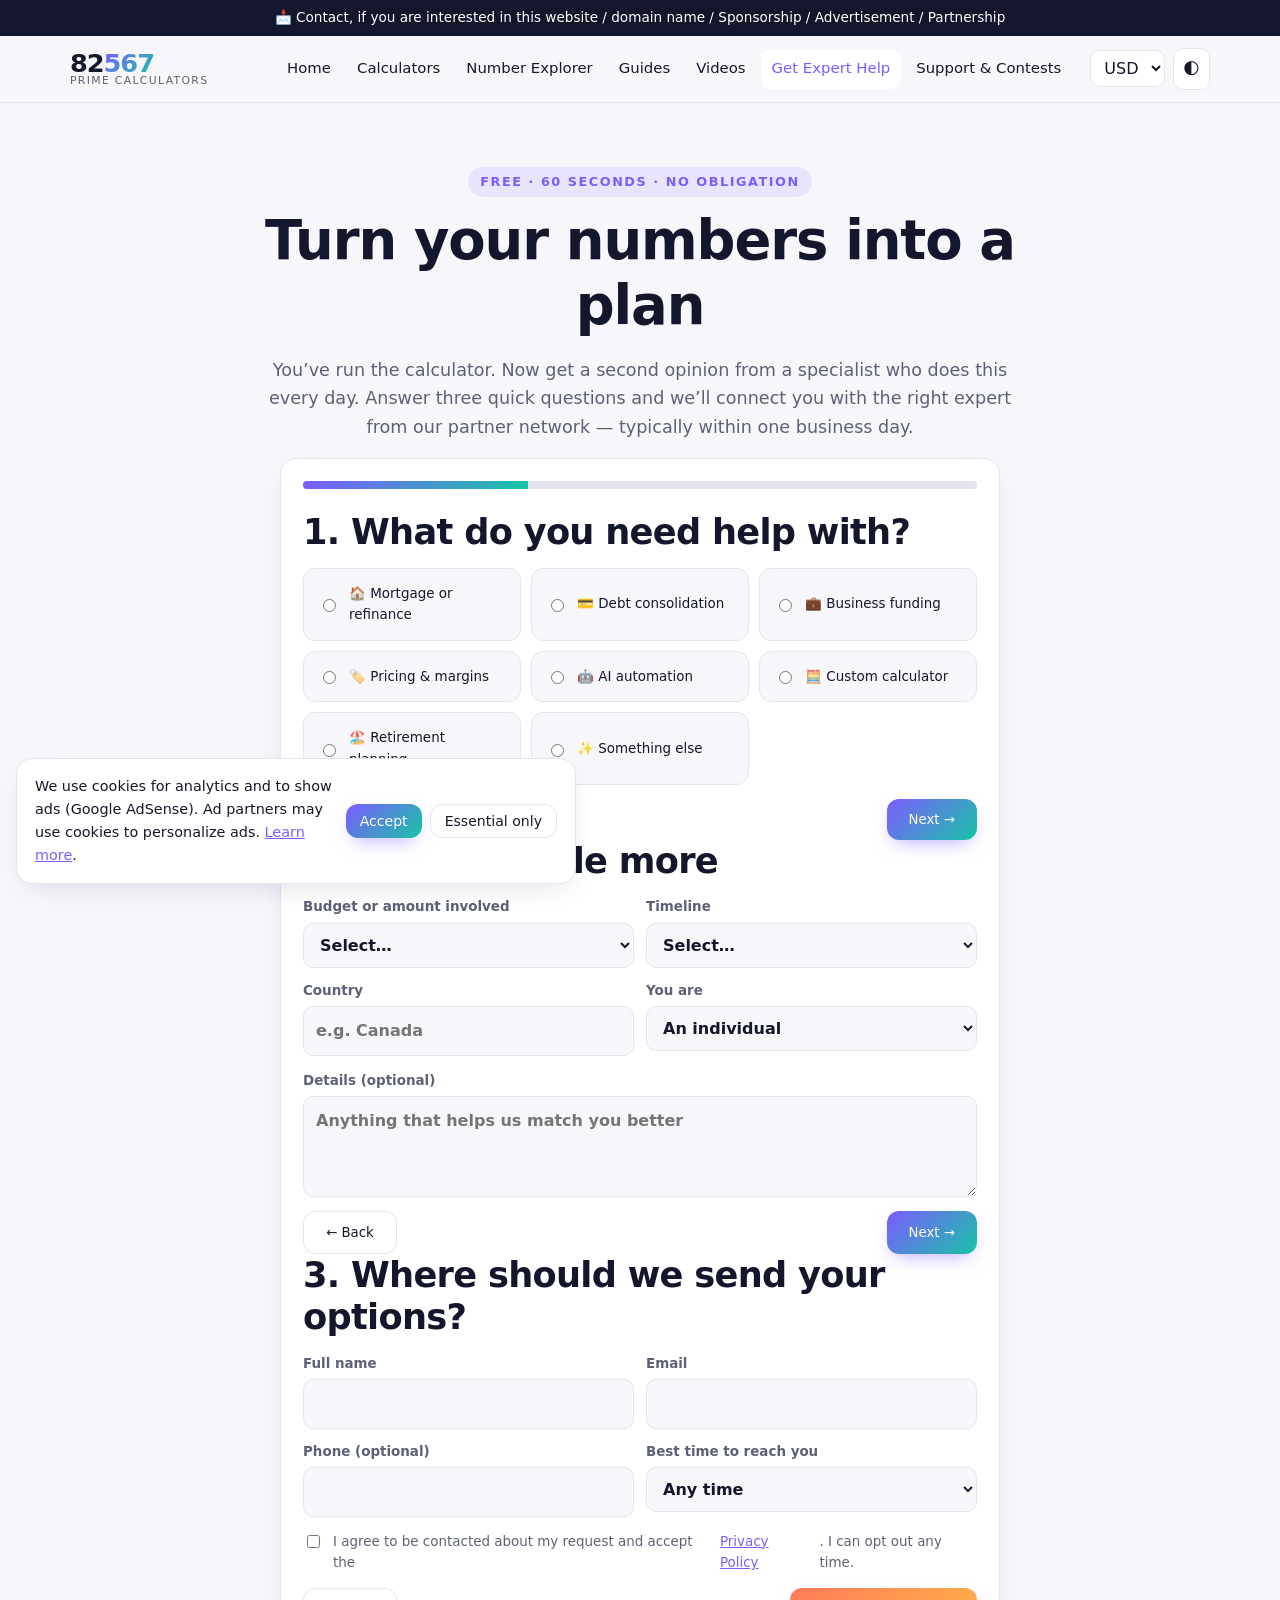
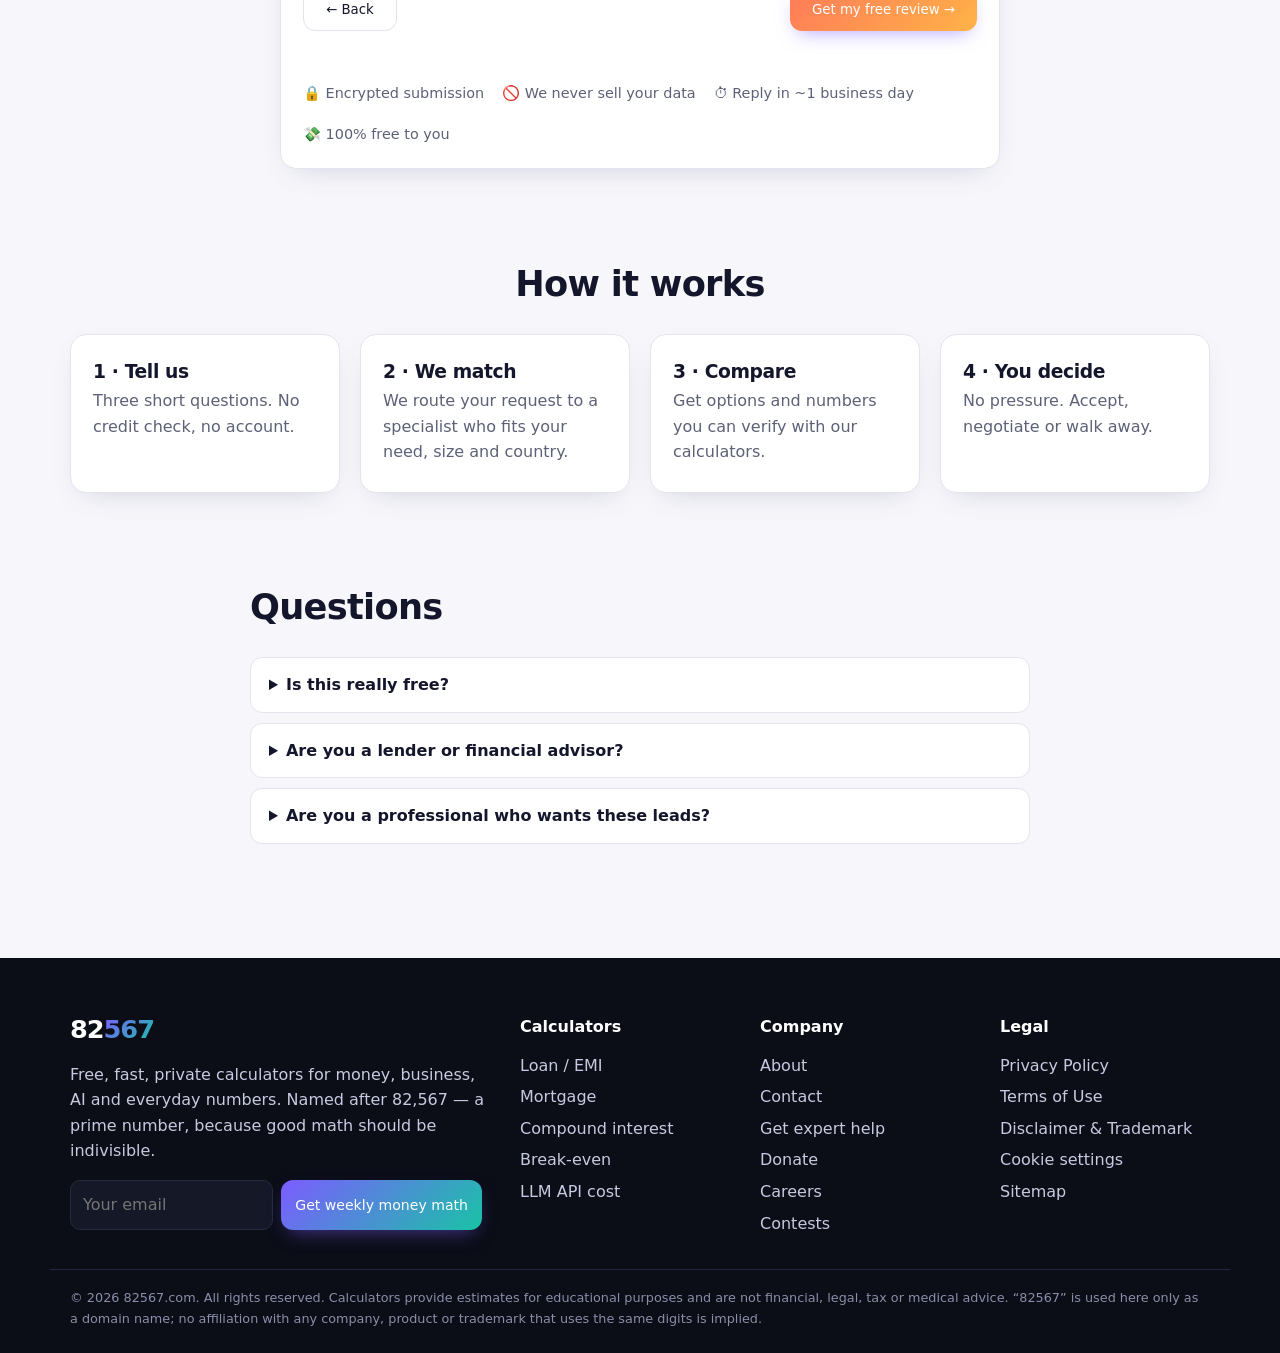
<file: get-quote.html>
<!DOCTYPE html>
<html lang="en">
<head>
<meta charset="utf-8">
<meta name="viewport" content="width=device-width,initial-scale=1">
<title>Get a Free Expert Review — Loans, Funding, Pricing & AI | 82567</title>
<meta name="description" content="Tell us what you’re working on — refinancing, business funding, pricing, AI automation or a custom calculator — and get matched with a vetted specialist. Free, no obligation.">
<link rel="canonical" href="https://82567.com/get-quote.html">
<meta name="google-adsense-account" content="ca-pub-6620975821265271">
<meta name="theme-color" content="#7c5cff">
<link rel="icon" href="favicon.svg" type="image/svg+xml"><link rel="manifest" href="site.webmanifest">
<link rel="stylesheet" href="css/style.css">
<script async src="https://pagead2.googlesyndication.com/pagead/js/adsbygoogle.js?client=ca-pub-6620975821265271" crossorigin="anonymous"></script>
</head>
<body>
<div id="hdr"></div>
<main class="sec"><div class="wrap">
  <div class="center" style="max-width:760px;margin:0 auto">
    <span class="kicker">Free · 60 seconds · No obligation</span>
    <h1>Turn your numbers into a plan</h1>
    <p class="muted" style="font-size:1.1rem">You’ve run the calculator. Now get a second opinion from a specialist who does this every day. Answer three quick questions and we’ll connect you with the right expert from our partner network — typically within one business day.</p>
  </div>
  <form class="card steps" data-form="Lead — Expert review" data-ok="🎉 You’re in! Expect a reply within 1 business day. Check your inbox (and spam folder)." novalidate>
    <div class="bar"><i></i></div>
    <input type="text" name="_honey" class="hp" tabindex="-1" autocomplete="off">
    <div class="step">
      <h2 style="margin:0">1. What do you need help with?</h2>
      <div class="opt">
        <label><input type="radio" name="need" value="Mortgage / refinance" required> 🏠 Mortgage or refinance</label>
        <label><input type="radio" name="need" value="Personal / debt consolidation loan"> 💳 Debt consolidation</label>
        <label><input type="radio" name="need" value="Business funding"> 💼 Business funding</label>
        <label><input type="radio" name="need" value="Pricing / profitability review"> 🏷️ Pricing & margins</label>
        <label><input type="radio" name="need" value="AI automation project"> 🤖 AI automation</label>
        <label><input type="radio" name="need" value="Custom / embeddable calculator"> 🧮 Custom calculator</label>
        <label><input type="radio" name="need" value="Investing / retirement planning"> 🏖️ Retirement planning</label>
        <label><input type="radio" name="need" value="Other"> ✨ Something else</label>
      </div>
      <div class="nav-steps"><span></span><button type="button" class="btn" data-next>Next →</button></div>
    </div>
    <div class="step" hidden>
      <h2 style="margin:0">2. Tell us a little more</h2>
      <div class="row2">
        <label>Budget or amount involved<select name="amount" required><option value="">Select…</option><option>Under $10,000</option><option>$10,000 – $50,000</option><option>$50,000 – $250,000</option><option>$250,000 – $1M</option><option>Over $1M</option></select></label>
        <label>Timeline<select name="timeline" required><option value="">Select…</option><option>Immediately</option><option>Within 30 days</option><option>1–3 months</option><option>Just researching</option></select></label>
        <label>Country<input name="country" required placeholder="e.g. Canada"></label>
        <label>You are<select name="type"><option>An individual</option><option>A small business</option><option>A company (50+ staff)</option></select></label>
      </div>
      <label>Details (optional)<textarea name="details" rows="3" placeholder="Anything that helps us match you better"></textarea></label>
      <div class="nav-steps"><button type="button" class="btn ghost" data-prev>← Back</button><button type="button" class="btn" data-next>Next →</button></div>
    </div>
    <div class="step" hidden>
      <h2 style="margin:0">3. Where should we send your options?</h2>
      <div class="row2">
        <label>Full name<input name="name" required autocomplete="name"></label>
        <label>Email<input name="email" type="email" required autocomplete="email"></label>
        <label>Phone (optional)<input name="phone" type="tel" autocomplete="tel"></label>
        <label>Best time to reach you<select name="best_time"><option>Any time</option><option>Morning</option><option>Afternoon</option><option>Evening</option></select></label>
      </div>
      <label style="flex-direction:row;align-items:flex-start;gap:10px;font-weight:400"><input type="checkbox" name="consent" value="yes" required style="width:auto;margin-top:4px"> I agree to be contacted about my request and accept the <a href="privacy.html">Privacy Policy</a>. I can opt out any time.</label>
      <div class="nav-steps"><button type="button" class="btn ghost" data-prev>← Back</button><button type="submit" class="btn warm">Get my free review →</button></div>
      <p class="fmsg" role="status"></p>
    </div>
    <div class="trust"><span>🔒 Encrypted submission</span><span>🚫 We never sell your data</span><span>⏱ Reply in ~1 business day</span><span>💸 100% free to you</span></div>
  </form>

  <section class="sec"><h2 class="center">How it works</h2>
    <div class="grid g4">
      <div class="card"><h3>1 · Tell us</h3><p>Three short questions. No credit check, no account.</p></div>
      <div class="card"><h3>2 · We match</h3><p>We route your request to a specialist who fits your need, size and country.</p></div>
      <div class="card"><h3>3 · Compare</h3><p>Get options and numbers you can verify with our calculators.</p></div>
      <div class="card"><h3>4 · You decide</h3><p>No pressure. Accept, negotiate or walk away.</p></div>
    </div>
  </section>
  <section class="faq" style="max-width:780px;margin:0 auto"><h2>Questions</h2>
    <details><summary>Is this really free?</summary><p>Yes. If you work with a partner, they may compensate us for the introduction. That never changes your price.</p></details>
    <details><summary>Are you a lender or financial advisor?</summary><p>No. 82567.com is an independent calculator and education site. We connect you with professionals; we do not give individual financial, legal or tax advice.</p></details>
    <details><summary>Are you a professional who wants these leads?</summary><p>Lenders, brokers, accountants and AI agencies can join our partner network — <a href="support.html#sponsor">see partnership options</a>.</p></details>
  </section>
</div></main>
<div id="ftr"></div>
<script src="js/calcs.js" defer></script>
<script src="js/app.js" defer></script>
</body>
</html>
</file>
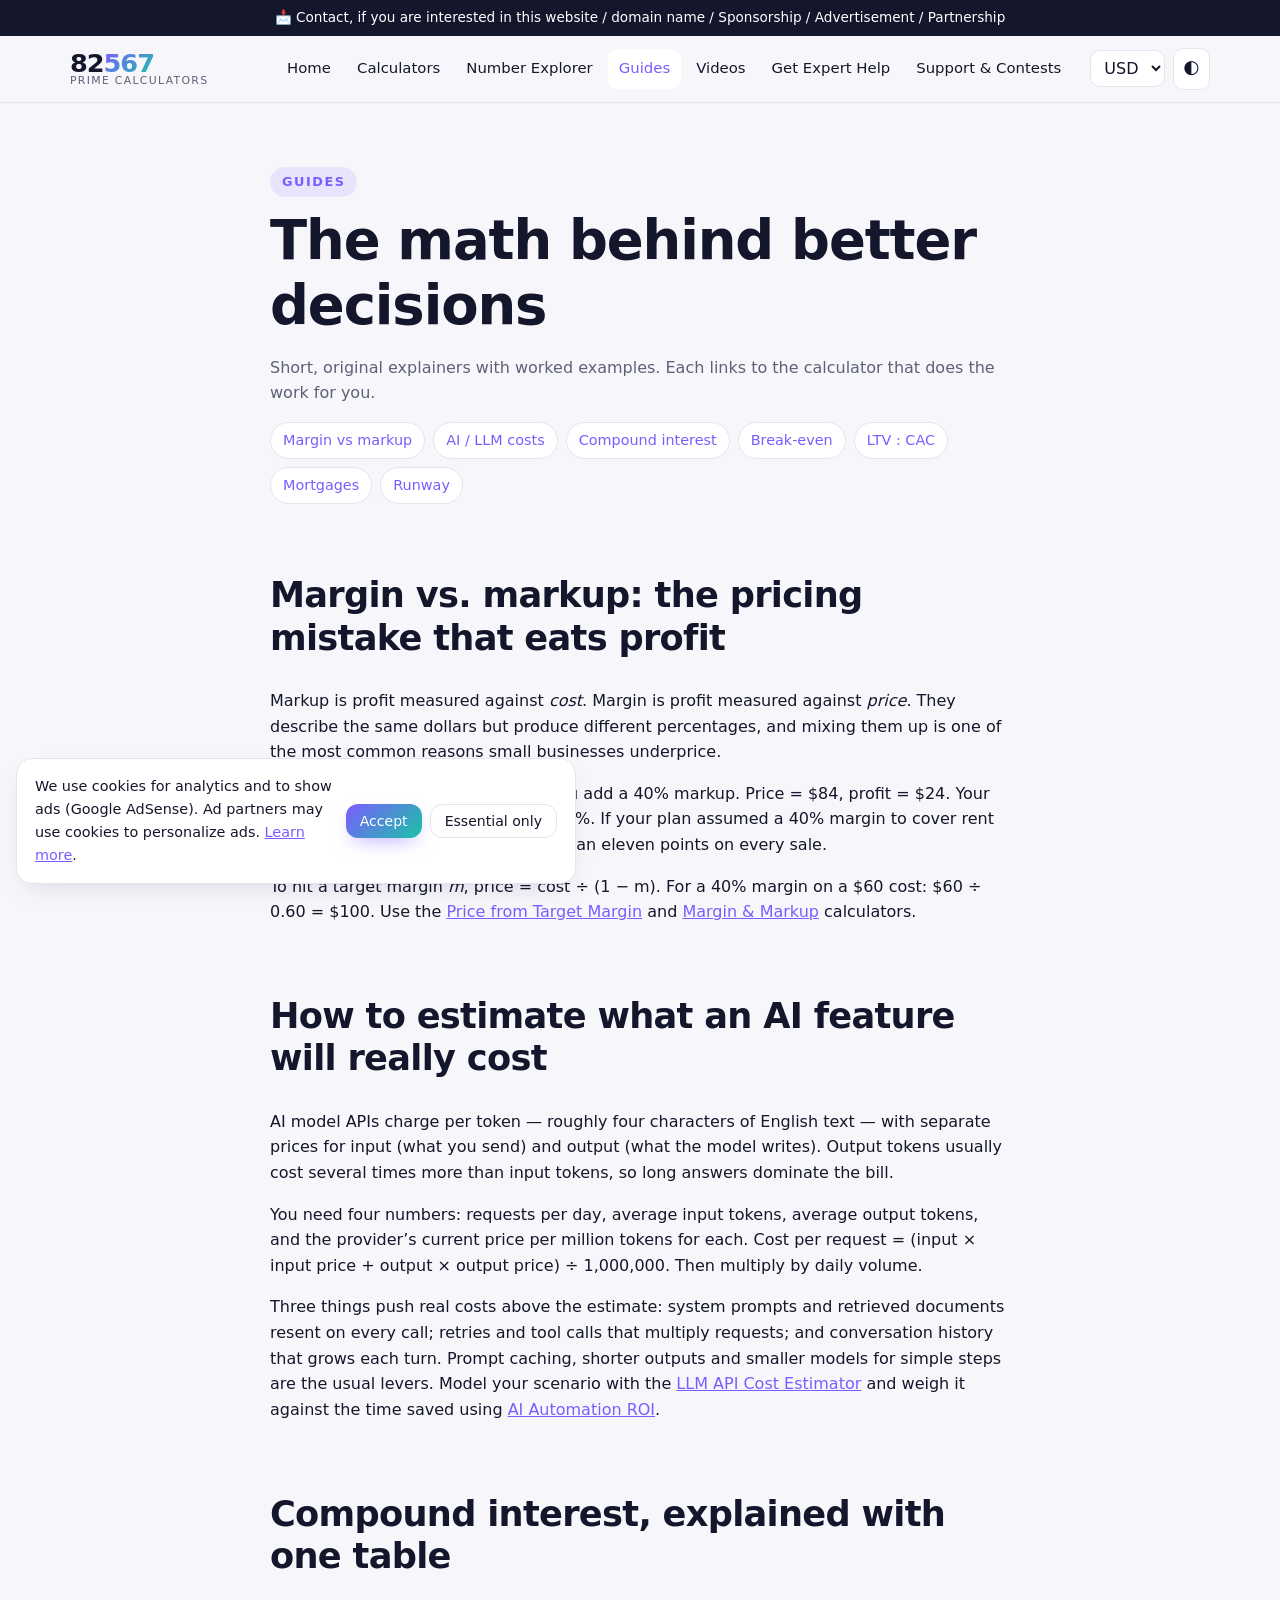
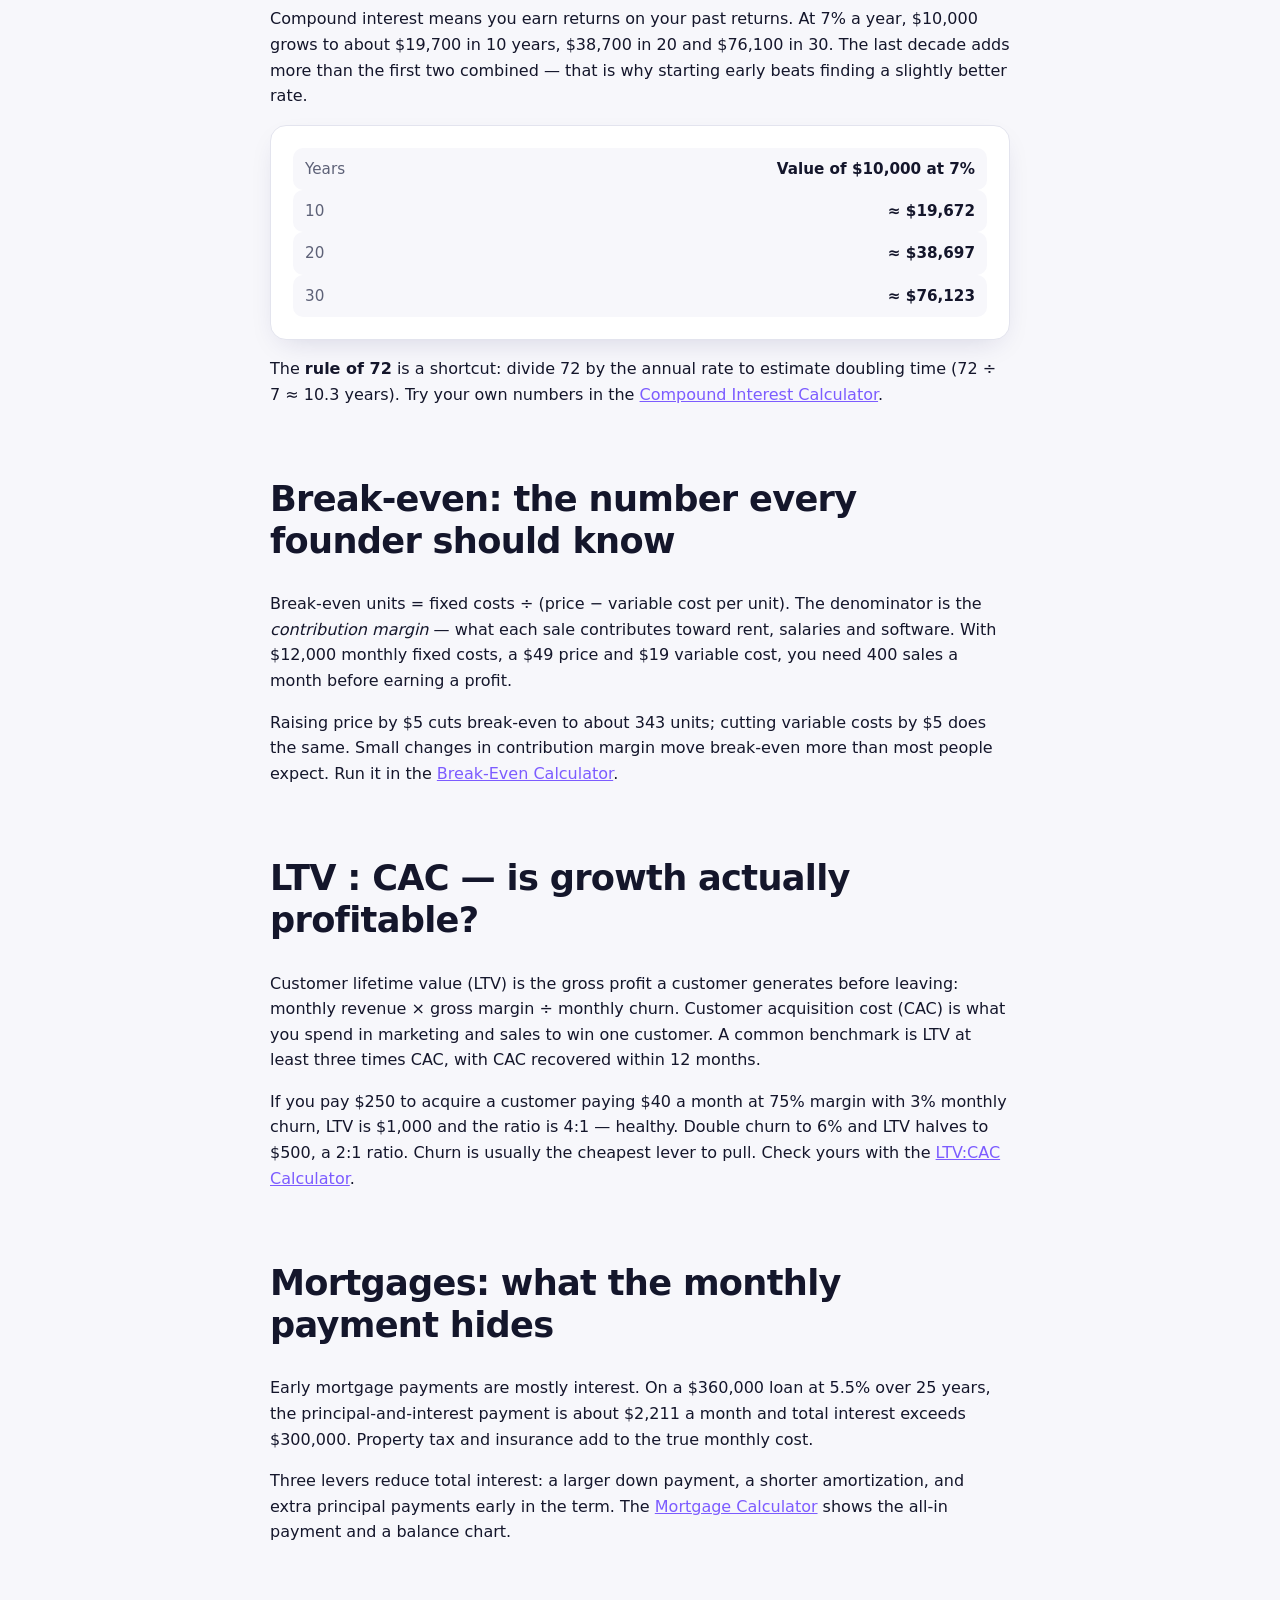
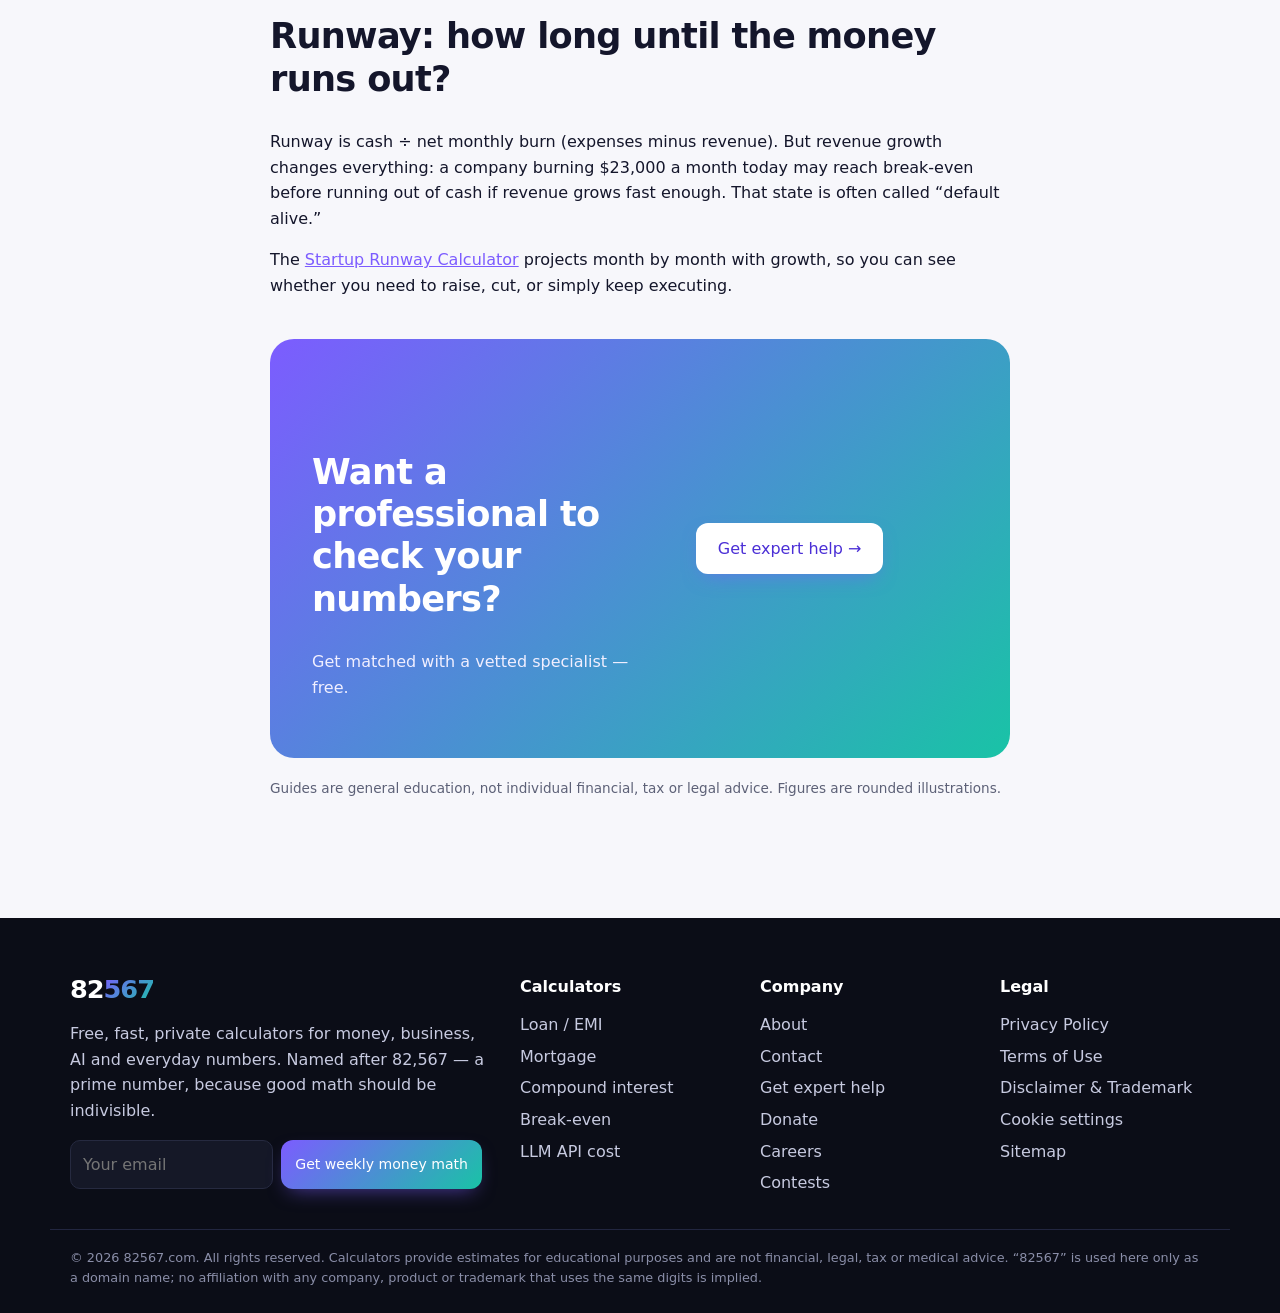
<file: guides.html>
<!DOCTYPE html>
<html lang="en">
<head>
<meta charset="utf-8">
<meta name="viewport" content="width=device-width,initial-scale=1">
<title>Guides — Margin vs Markup, AI Costs, Compound Interest, Break-Even | 82567</title>
<meta name="description" content="Plain-English guides with worked examples: margin vs markup, estimating AI/LLM costs, compound interest, break-even, LTV:CAC, mortgages and startup runway.">
<link rel="canonical" href="https://82567.com/guides.html">
<meta name="google-adsense-account" content="ca-pub-6620975821265271">
<meta name="theme-color" content="#7c5cff">
<link rel="icon" href="favicon.svg" type="image/svg+xml"><link rel="manifest" href="site.webmanifest">
<link rel="stylesheet" href="css/style.css">
<script async src="https://pagead2.googlesyndication.com/pagead/js/adsbygoogle.js?client=ca-pub-6620975821265271" crossorigin="anonymous"></script>
</head>
<body>
<div id="hdr"></div>
<main class="sec"><div class="wrap article">
  <span class="kicker">Guides</span>
  <h1>The math behind better decisions</h1>
  <p class="muted">Short, original explainers with worked examples. Each links to the calculator that does the work for you.</p>
  <nav class="toc"><a href="#margin-vs-markup">Margin vs markup</a><a href="#llm-costs">AI / LLM costs</a><a href="#compound">Compound interest</a><a href="#break-even">Break-even</a><a href="#ltv-cac">LTV : CAC</a><a href="#mortgage">Mortgages</a><a href="#runway">Runway</a></nav>

  <h2 id="margin-vs-markup">Margin vs. markup: the pricing mistake that eats profit</h2>
  <p>Markup is profit measured against <em>cost</em>. Margin is profit measured against <em>price</em>. They describe the same dollars but produce different percentages, and mixing them up is one of the most common reasons small businesses underprice.</p>
  <p>Example: a product costs $60 and you add a 40% markup. Price = $84, profit = $24. Your margin is $24 ÷ $84 = <strong>28.6%</strong>, not 40%. If your plan assumed a 40% margin to cover rent and salaries, you are short by more than eleven points on every sale.</p>
  <p>To hit a target margin <em>m</em>, price = cost ÷ (1 − m). For a 40% margin on a $60 cost: $60 ÷ 0.60 = $100. Use the <a href="calculators.html#price-from-margin">Price from Target Margin</a> and <a href="calculators.html#margin">Margin & Markup</a> calculators.</p>

  <h2 id="llm-costs">How to estimate what an AI feature will really cost</h2>
  <p>AI model APIs charge per token — roughly four characters of English text — with separate prices for input (what you send) and output (what the model writes). Output tokens usually cost several times more than input tokens, so long answers dominate the bill.</p>
  <p>You need four numbers: requests per day, average input tokens, average output tokens, and the provider’s current price per million tokens for each. Cost per request = (input × input price + output × output price) ÷ 1,000,000. Then multiply by daily volume.</p>
  <p>Three things push real costs above the estimate: system prompts and retrieved documents resent on every call; retries and tool calls that multiply requests; and conversation history that grows each turn. Prompt caching, shorter outputs and smaller models for simple steps are the usual levers. Model your scenario with the <a href="calculators.html#llm-cost">LLM API Cost Estimator</a> and weigh it against the time saved using <a href="calculators.html#ai-roi">AI Automation ROI</a>.</p>

  <h2 id="compound">Compound interest, explained with one table</h2>
  <p>Compound interest means you earn returns on your past returns. At 7% a year, $10,000 grows to about $19,700 in 10 years, $38,700 in 20 and $76,100 in 30. The last decade adds more than the first two combined — that is why starting early beats finding a slightly better rate.</p>
  <div class="card"><div class="kv"><span>Years</span><b>Value of $10,000 at 7%</b></div><div class="kv"><span>10</span><b>≈ $19,672</b></div><div class="kv"><span>20</span><b>≈ $38,697</b></div><div class="kv"><span>30</span><b>≈ $76,123</b></div></div>
  <p>The <strong>rule of 72</strong> is a shortcut: divide 72 by the annual rate to estimate doubling time (72 ÷ 7 ≈ 10.3 years). Try your own numbers in the <a href="calculators.html#compound">Compound Interest Calculator</a>.</p>

  <h2 id="break-even">Break-even: the number every founder should know</h2>
  <p>Break-even units = fixed costs ÷ (price − variable cost per unit). The denominator is the <em>contribution margin</em> — what each sale contributes toward rent, salaries and software. With $12,000 monthly fixed costs, a $49 price and $19 variable cost, you need 400 sales a month before earning a profit.</p>
  <p>Raising price by $5 cuts break-even to about 343 units; cutting variable costs by $5 does the same. Small changes in contribution margin move break-even more than most people expect. Run it in the <a href="calculators.html#break-even">Break-Even Calculator</a>.</p>

  <h2 id="ltv-cac">LTV : CAC — is growth actually profitable?</h2>
  <p>Customer lifetime value (LTV) is the gross profit a customer generates before leaving: monthly revenue × gross margin ÷ monthly churn. Customer acquisition cost (CAC) is what you spend in marketing and sales to win one customer. A common benchmark is LTV at least three times CAC, with CAC recovered within 12 months.</p>
  <p>If you pay $250 to acquire a customer paying $40 a month at 75% margin with 3% monthly churn, LTV is $1,000 and the ratio is 4:1 — healthy. Double churn to 6% and LTV halves to $500, a 2:1 ratio. Churn is usually the cheapest lever to pull. Check yours with the <a href="calculators.html#ltv-cac">LTV:CAC Calculator</a>.</p>

  <h2 id="mortgage">Mortgages: what the monthly payment hides</h2>
  <p>Early mortgage payments are mostly interest. On a $360,000 loan at 5.5% over 25 years, the principal-and-interest payment is about $2,211 a month and total interest exceeds $300,000. Property tax and insurance add to the true monthly cost.</p>
  <p>Three levers reduce total interest: a larger down payment, a shorter amortization, and extra principal payments early in the term. The <a href="calculators.html#mortgage">Mortgage Calculator</a> shows the all-in payment and a balance chart.</p>

  <h2 id="runway">Runway: how long until the money runs out?</h2>
  <p>Runway is cash ÷ net monthly burn (expenses minus revenue). But revenue growth changes everything: a company burning $23,000 a month today may reach break-even before running out of cash if revenue grows fast enough. That state is often called “default alive.”</p>
  <p>The <a href="calculators.html#runway">Startup Runway Calculator</a> projects month by month with growth, so you can see whether you need to raise, cut, or simply keep executing.</p>

  <div class="cta-band" style="margin-top:40px"><div><h2>Want a professional to check your numbers?</h2><p>Get matched with a vetted specialist — free.</p></div><div><a class="btn" href="get-quote.html">Get expert help →</a></div></div>
  <p class="muted" style="font-size:.85rem;margin-top:20px">Guides are general education, not individual financial, tax or legal advice. Figures are rounded illustrations.</p>
</div></main>
<div id="ftr"></div>
<script src="js/calcs.js" defer></script>
<script src="js/app.js" defer></script>
</body>
</html>
</file>
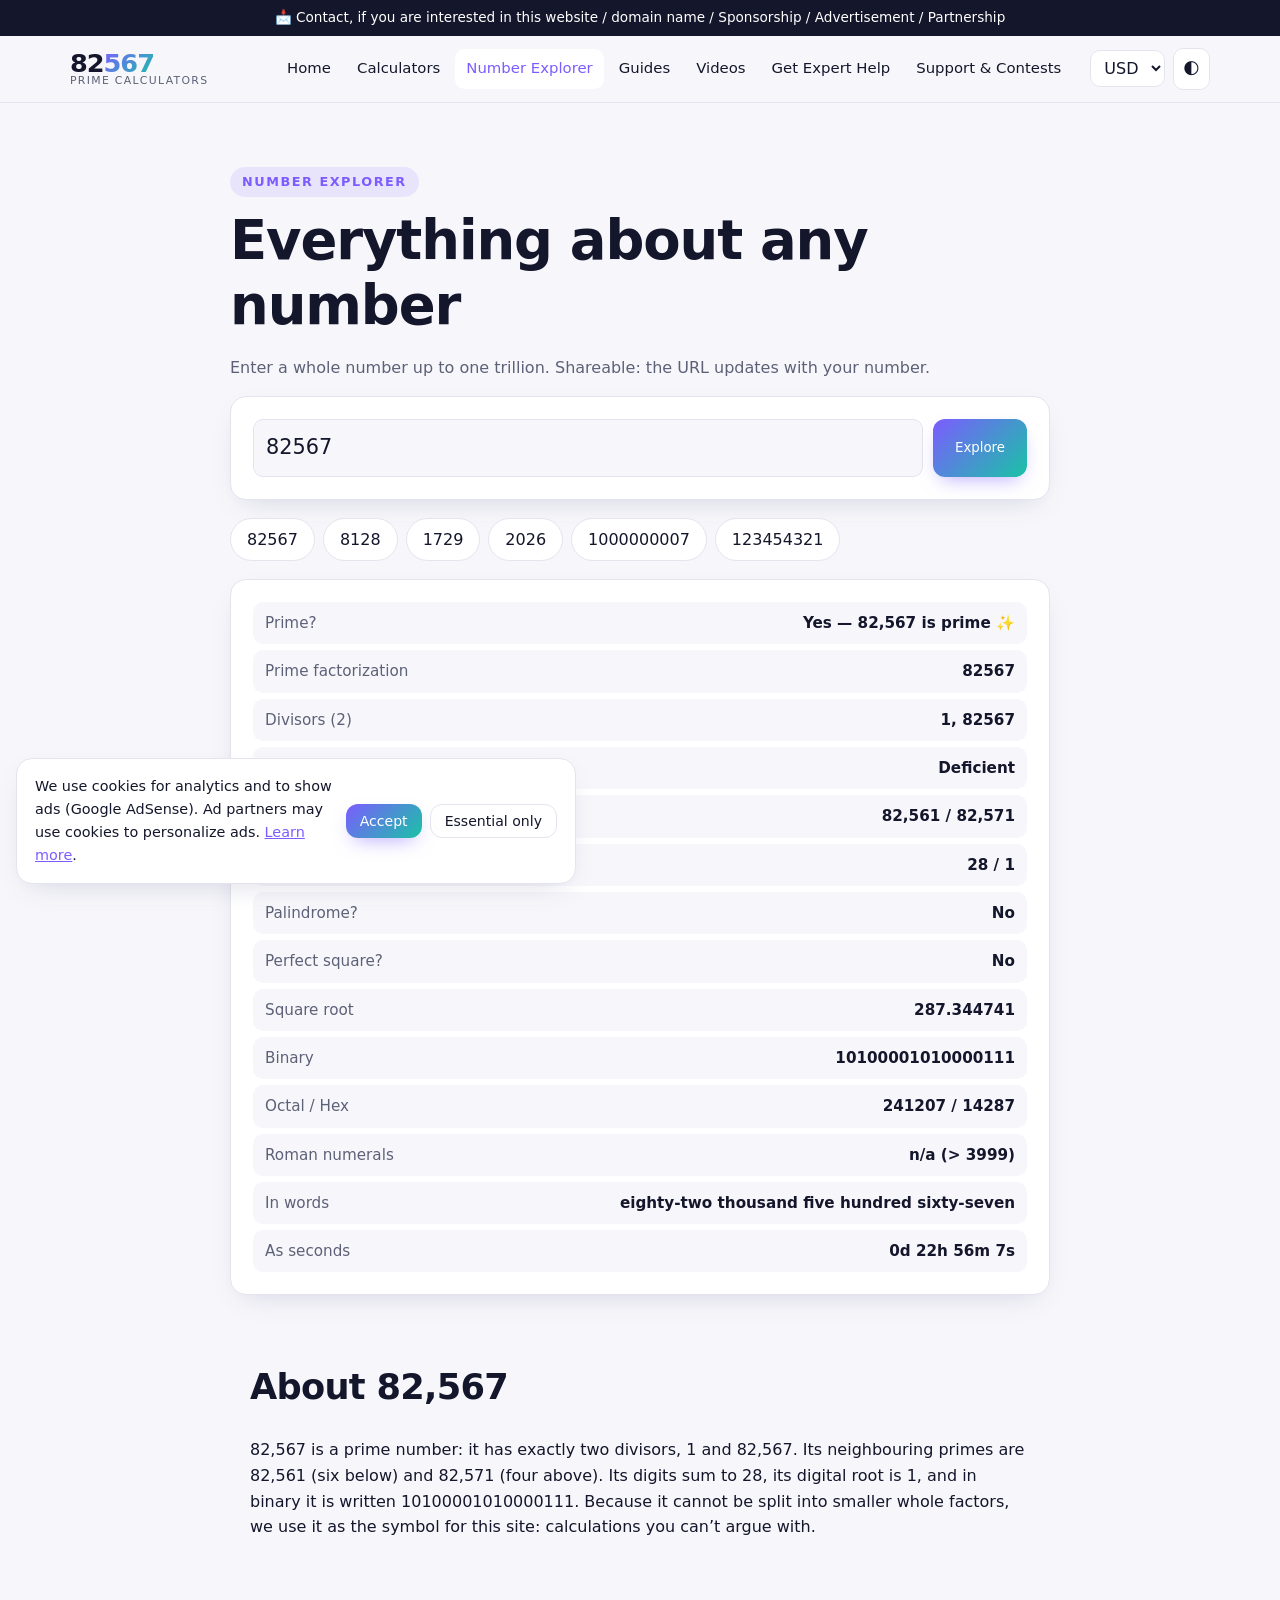
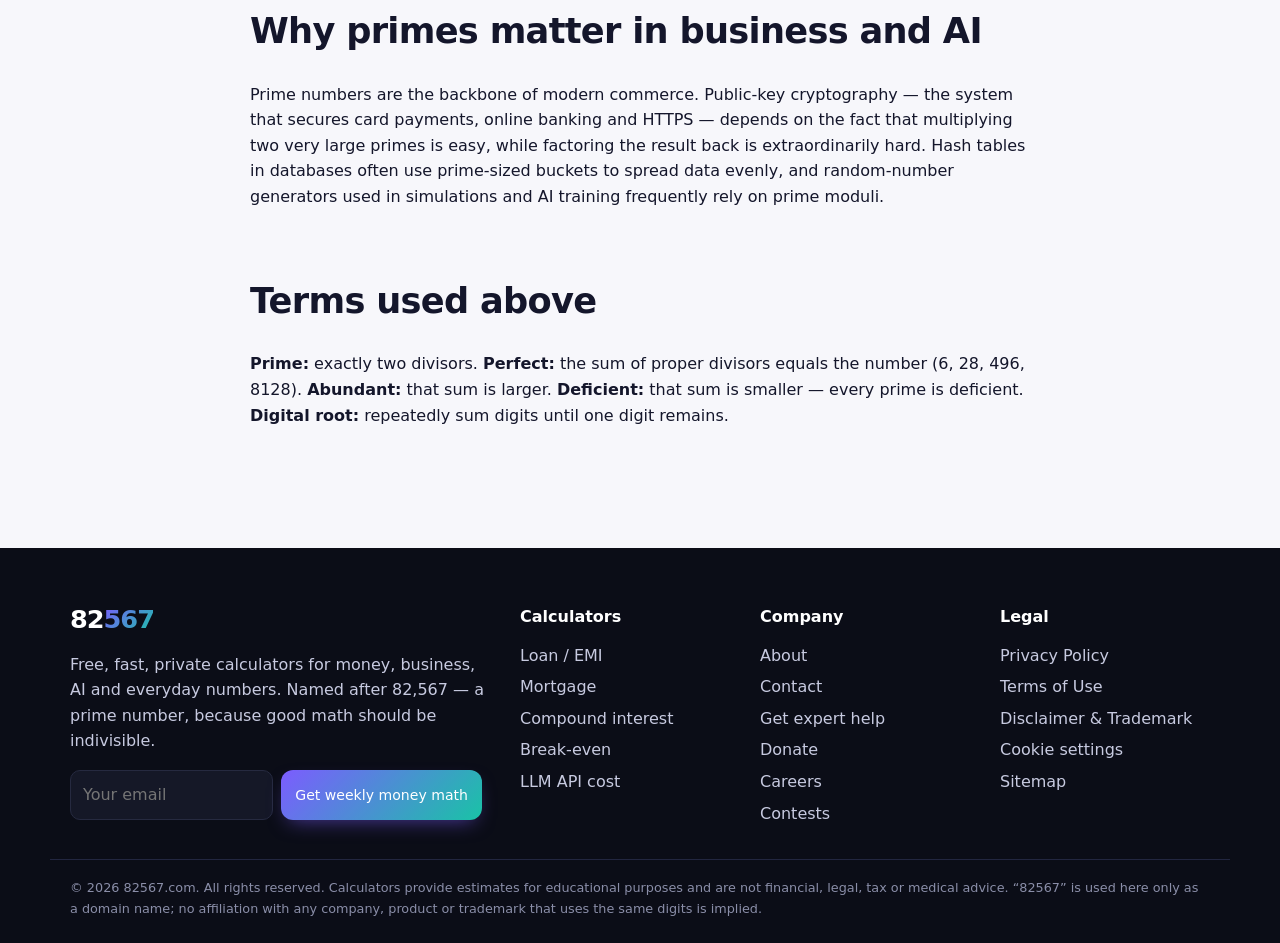
<file: numbers.html>
<!DOCTYPE html>
<html lang="en">
<head>
<meta charset="utf-8">
<meta name="viewport" content="width=device-width,initial-scale=1">
<title>Number Explorer — Is It Prime? Factors, Divisors, Binary, Roman | 82567</title>
<meta name="description" content="Check if any number is prime and see its prime factorization, divisors, next and previous prime, binary, hex, Roman numerals and spelling in words.">
<link rel="canonical" href="https://82567.com/numbers.html">
<meta name="google-adsense-account" content="ca-pub-6620975821265271">
<meta name="theme-color" content="#7c5cff">
<link rel="icon" href="favicon.svg" type="image/svg+xml"><link rel="manifest" href="site.webmanifest">
<link rel="stylesheet" href="css/style.css">
<script async src="https://pagead2.googlesyndication.com/pagead/js/adsbygoogle.js?client=ca-pub-6620975821265271" crossorigin="anonymous"></script>
</head>
<body>
<div id="hdr"></div>
<main class="sec"><div class="wrap" style="max-width:860px">
  <span class="kicker">Number explorer</span>
  <h1>Everything about any number</h1>
  <p class="muted">Enter a whole number up to one trillion. Shareable: the URL updates with your number.</p>
  <form id="num-form" class="card" style="display:flex;gap:10px;flex-wrap:wrap"><input name="n" type="text" inputmode="numeric" value="82567" aria-label="Number" style="flex:1;min-width:200px;font-size:1.3rem"><button class="btn">Explore</button></form>
  <div class="chips"><button type="button" data-try="82567">82567</button><button type="button" data-try="8128">8128</button><button type="button" data-try="1729">1729</button><button type="button" data-try="2026">2026</button><button type="button" data-try="1000000007">1000000007</button><button type="button" data-try="123454321">123454321</button></div>
  <div id="num-out" class="res card"></div>
  <div class="article">
    <h2>About 82,567</h2>
    <p>82,567 is a prime number: it has exactly two divisors, 1 and 82,567. Its neighbouring primes are 82,561 (six below) and 82,571 (four above). Its digits sum to 28, its digital root is 1, and in binary it is written 10100001010000111. Because it cannot be split into smaller whole factors, we use it as the symbol for this site: calculations you can’t argue with.</p>
    <h2>Why primes matter in business and AI</h2>
    <p>Prime numbers are the backbone of modern commerce. Public-key cryptography — the system that secures card payments, online banking and HTTPS — depends on the fact that multiplying two very large primes is easy, while factoring the result back is extraordinarily hard. Hash tables in databases often use prime-sized buckets to spread data evenly, and random-number generators used in simulations and AI training frequently rely on prime moduli.</p>
    <h2>Terms used above</h2>
    <p><strong>Prime:</strong> exactly two divisors. <strong>Perfect:</strong> the sum of proper divisors equals the number (6, 28, 496, 8128). <strong>Abundant:</strong> that sum is larger. <strong>Deficient:</strong> that sum is smaller — every prime is deficient. <strong>Digital root:</strong> repeatedly sum digits until one digit remains.</p>
  </div>
</div></main>
<div id="ftr"></div>
<script src="js/calcs.js" defer></script>
<script src="js/app.js" defer></script>
</body>
</html>
</file>
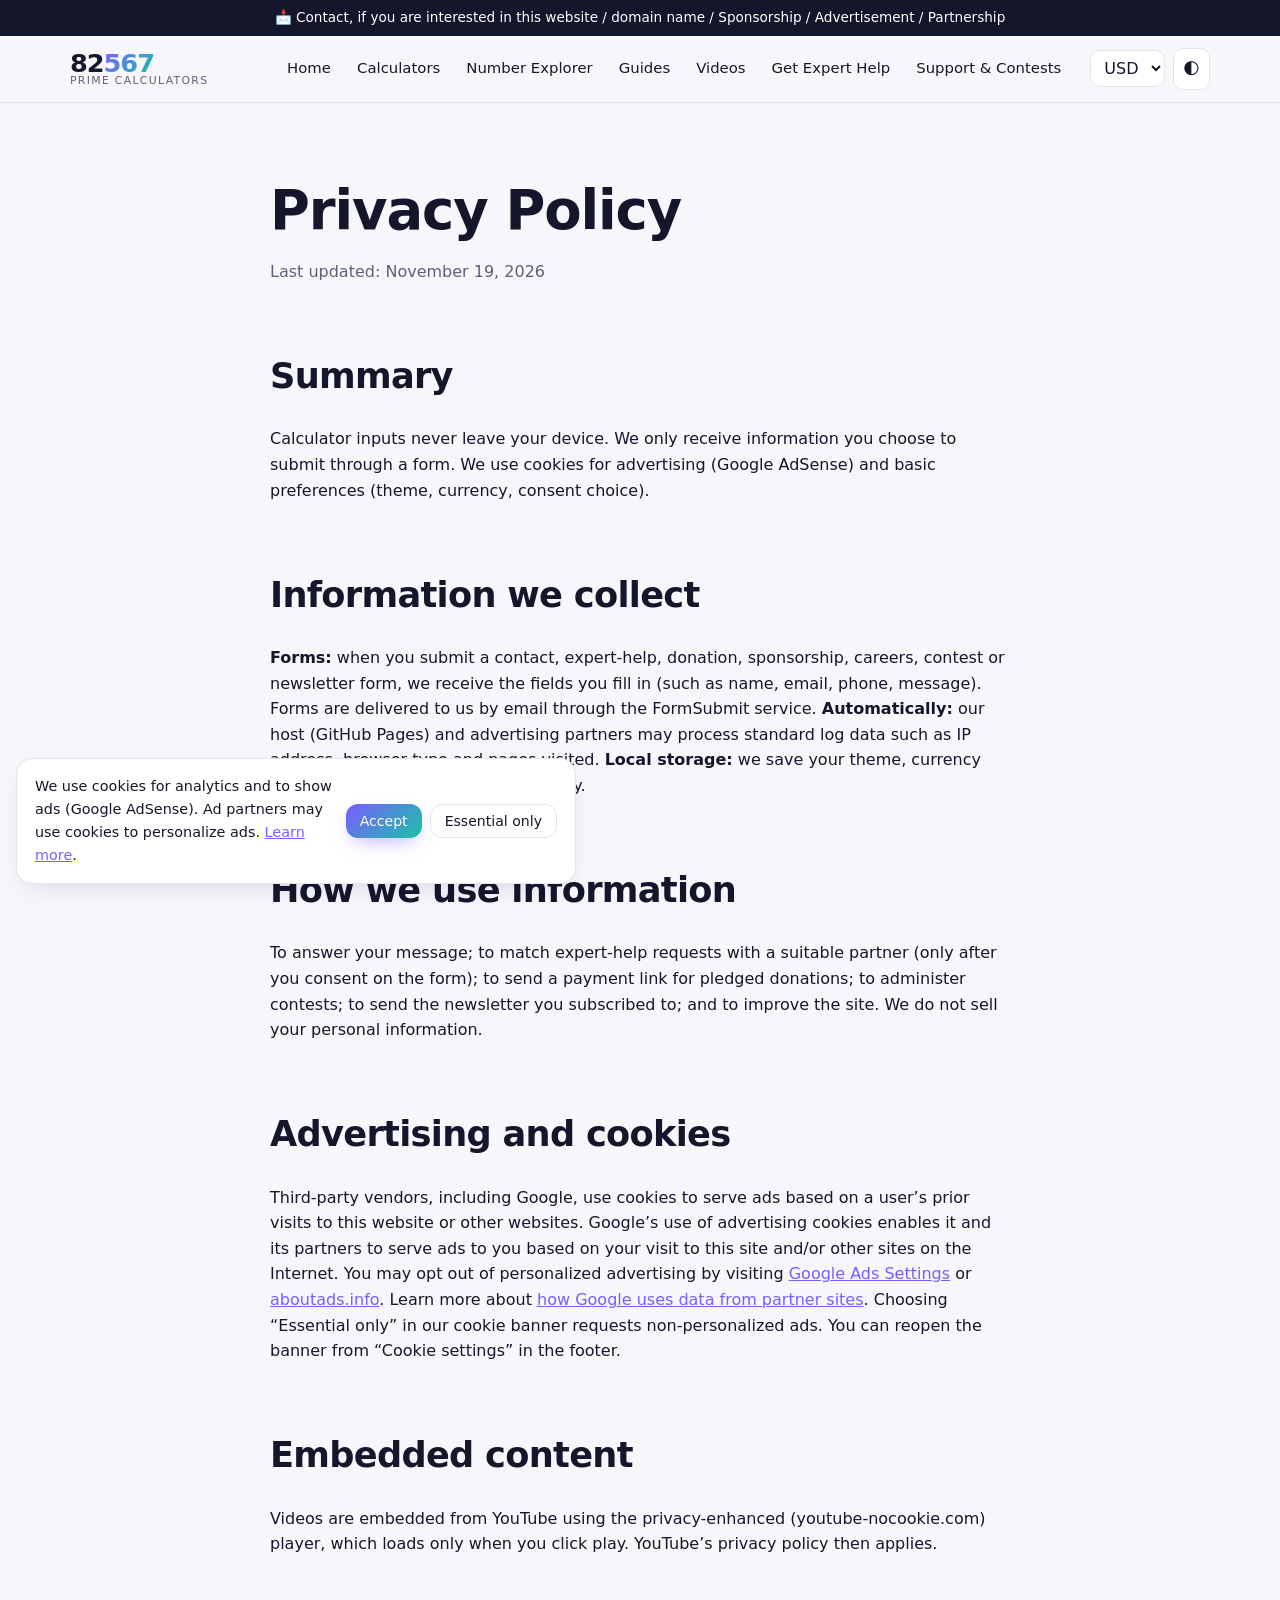
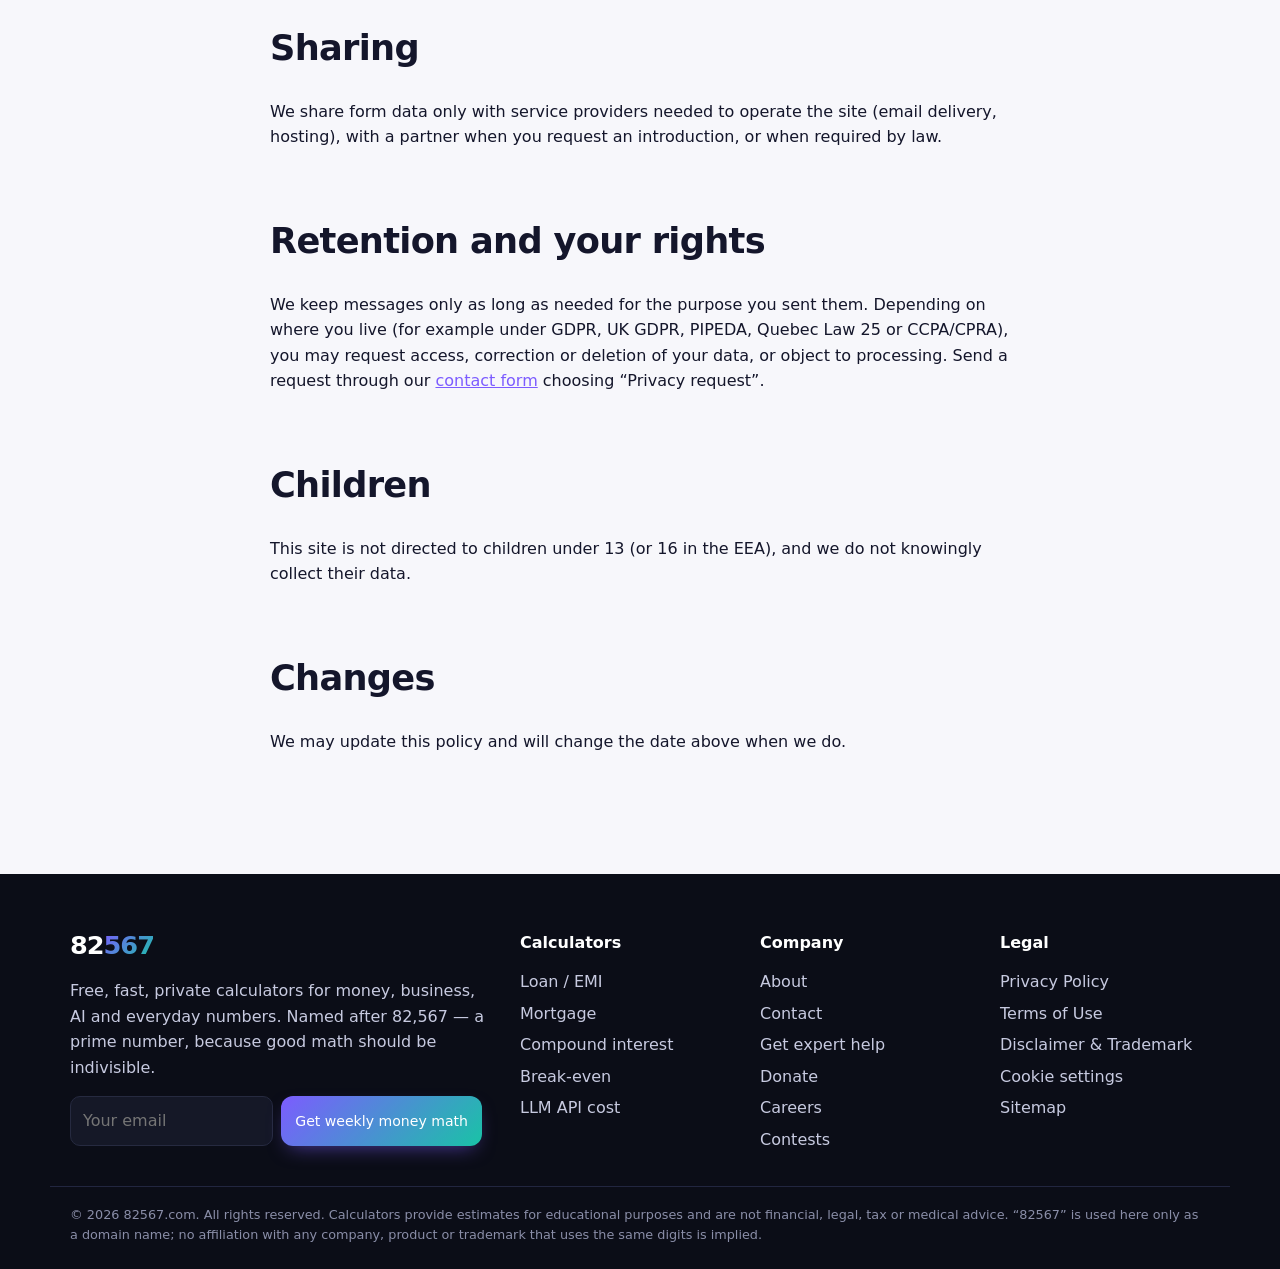
<file: privacy.html>
<!DOCTYPE html>
<html lang="en">
<head>
<meta charset="utf-8">
<meta name="viewport" content="width=device-width,initial-scale=1">
<title>Privacy Policy | 82567</title>
<meta name="description" content="How 82567.com handles data, cookies, Google AdSense advertising and form submissions.">
<link rel="canonical" href="https://82567.com/privacy.html">
<meta name="google-adsense-account" content="ca-pub-6620975821265271">
<meta name="theme-color" content="#7c5cff">
<link rel="icon" href="favicon.svg" type="image/svg+xml"><link rel="manifest" href="site.webmanifest">
<link rel="stylesheet" href="css/style.css">
<script async src="https://pagead2.googlesyndication.com/pagead/js/adsbygoogle.js?client=ca-pub-6620975821265271" crossorigin="anonymous"></script>
</head>
<body>
<div id="hdr"></div>
<main class="sec"><div class="wrap article">
  <h1>Privacy Policy</h1>
  <p class="muted">Last updated: November 19, 2026</p>
  <h2>Summary</h2>
  <p>Calculator inputs never leave your device. We only receive information you choose to submit through a form. We use cookies for advertising (Google AdSense) and basic preferences (theme, currency, consent choice).</p>
  <h2>Information we collect</h2>
  <p><strong>Forms:</strong> when you submit a contact, expert-help, donation, sponsorship, careers, contest or newsletter form, we receive the fields you fill in (such as name, email, phone, message). Forms are delivered to us by email through the FormSubmit service. <strong>Automatically:</strong> our host (GitHub Pages) and advertising partners may process standard log data such as IP address, browser type and pages visited. <strong>Local storage:</strong> we save your theme, currency and cookie choice in your browser only.</p>
  <h2>How we use information</h2>
  <p>To answer your message; to match expert-help requests with a suitable partner (only after you consent on the form); to send a payment link for pledged donations; to administer contests; to send the newsletter you subscribed to; and to improve the site. We do not sell your personal information.</p>
  <h2>Advertising and cookies</h2>
  <p>Third-party vendors, including Google, use cookies to serve ads based on a user’s prior visits to this website or other websites. Google’s use of advertising cookies enables it and its partners to serve ads to you based on your visit to this site and/or other sites on the Internet. You may opt out of personalized advertising by visiting <a href="https://www.google.com/settings/ads" rel="noopener" target="_blank">Google Ads Settings</a> or <a href="https://www.aboutads.info/choices/" rel="noopener" target="_blank">aboutads.info</a>. Learn more about <a href="https://policies.google.com/technologies/partner-sites" rel="noopener" target="_blank">how Google uses data from partner sites</a>. Choosing “Essential only” in our cookie banner requests non-personalized ads. You can reopen the banner from “Cookie settings” in the footer.</p>
  <h2>Embedded content</h2>
  <p>Videos are embedded from YouTube using the privacy-enhanced (youtube-nocookie.com) player, which loads only when you click play. YouTube’s privacy policy then applies.</p>
  <h2>Sharing</h2>
  <p>We share form data only with service providers needed to operate the site (email delivery, hosting), with a partner when you request an introduction, or when required by law.</p>
  <h2>Retention and your rights</h2>
  <p>We keep messages only as long as needed for the purpose you sent them. Depending on where you live (for example under GDPR, UK GDPR, PIPEDA, Quebec Law 25 or CCPA/CPRA), you may request access, correction or deletion of your data, or object to processing. Send a request through our <a href="contact.html">contact form</a> choosing “Privacy request”.</p>
  <h2>Children</h2>
  <p>This site is not directed to children under 13 (or 16 in the EEA), and we do not knowingly collect their data.</p>
  <h2>Changes</h2>
  <p>We may update this policy and will change the date above when we do.</p>
</div></main>
<div id="ftr"></div>
<script src="js/calcs.js" defer></script>
<script src="js/app.js" defer></script>
</body>
</html>
</file>
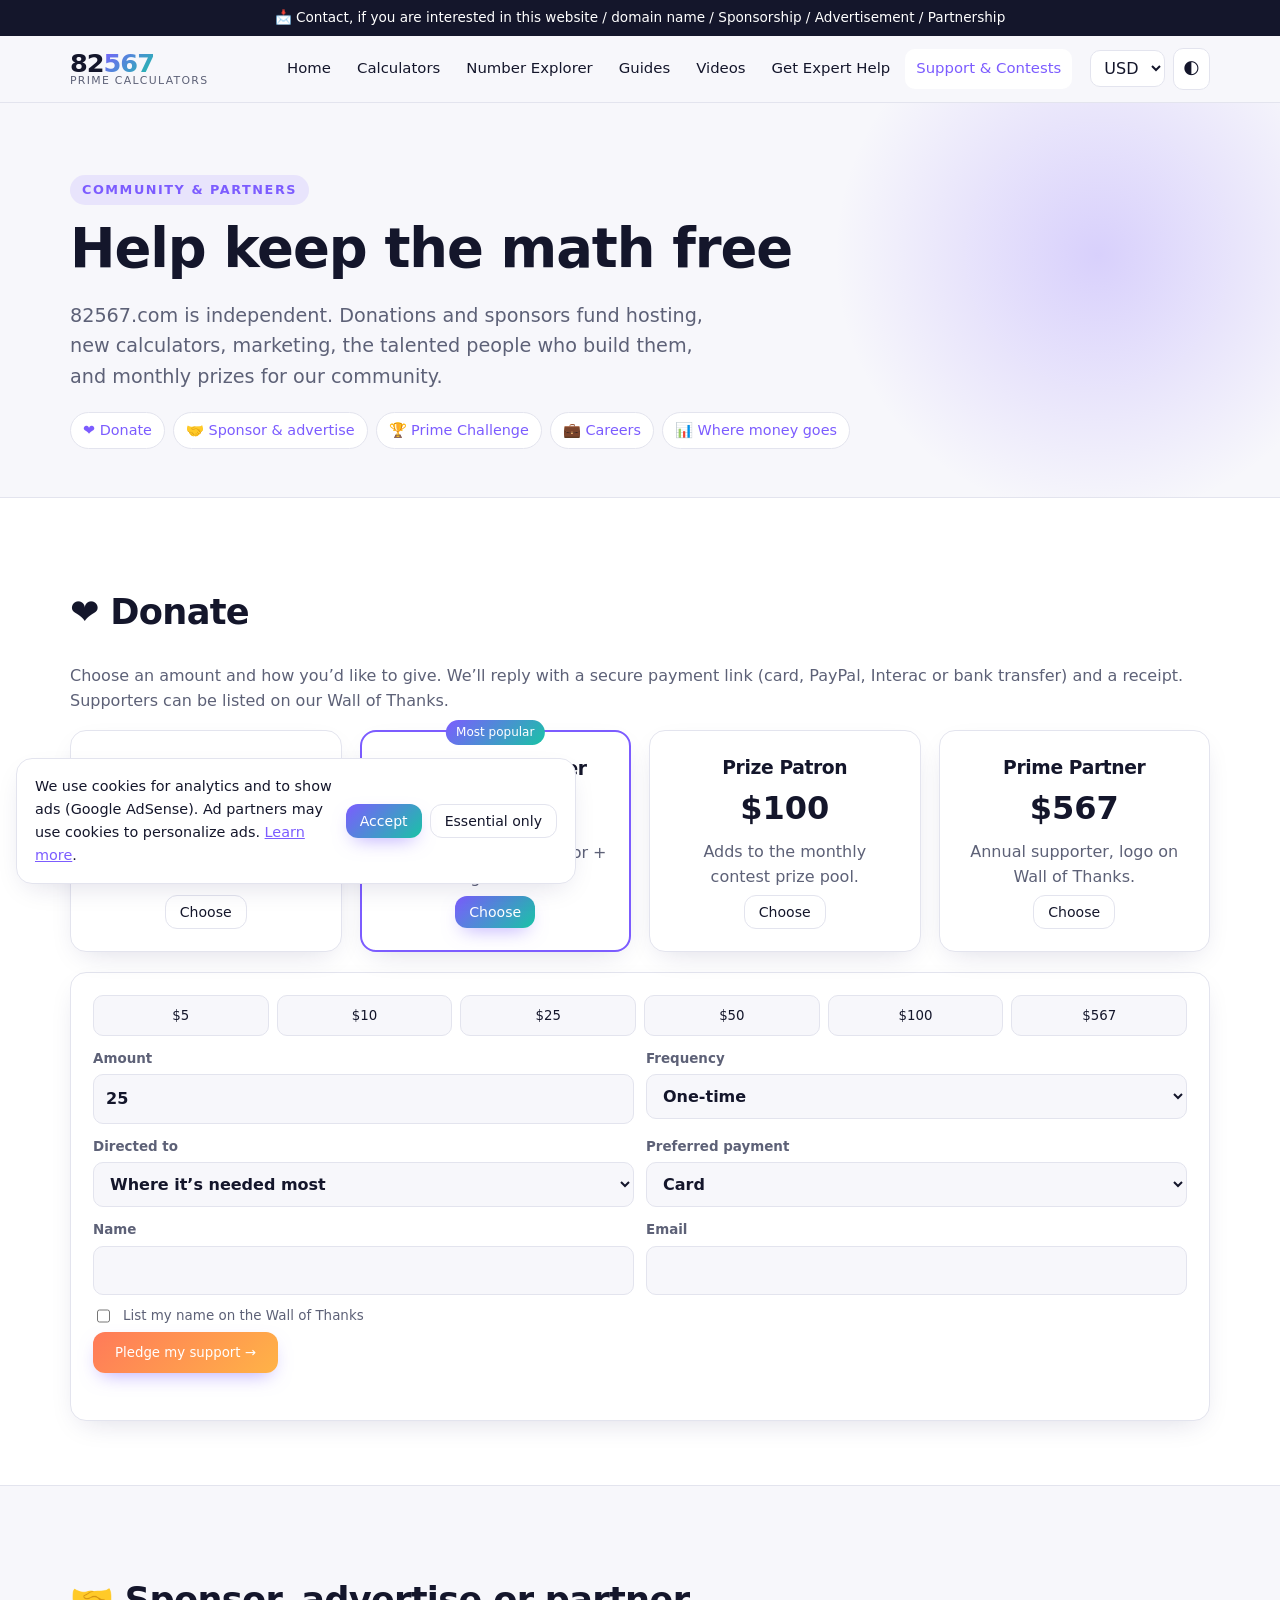
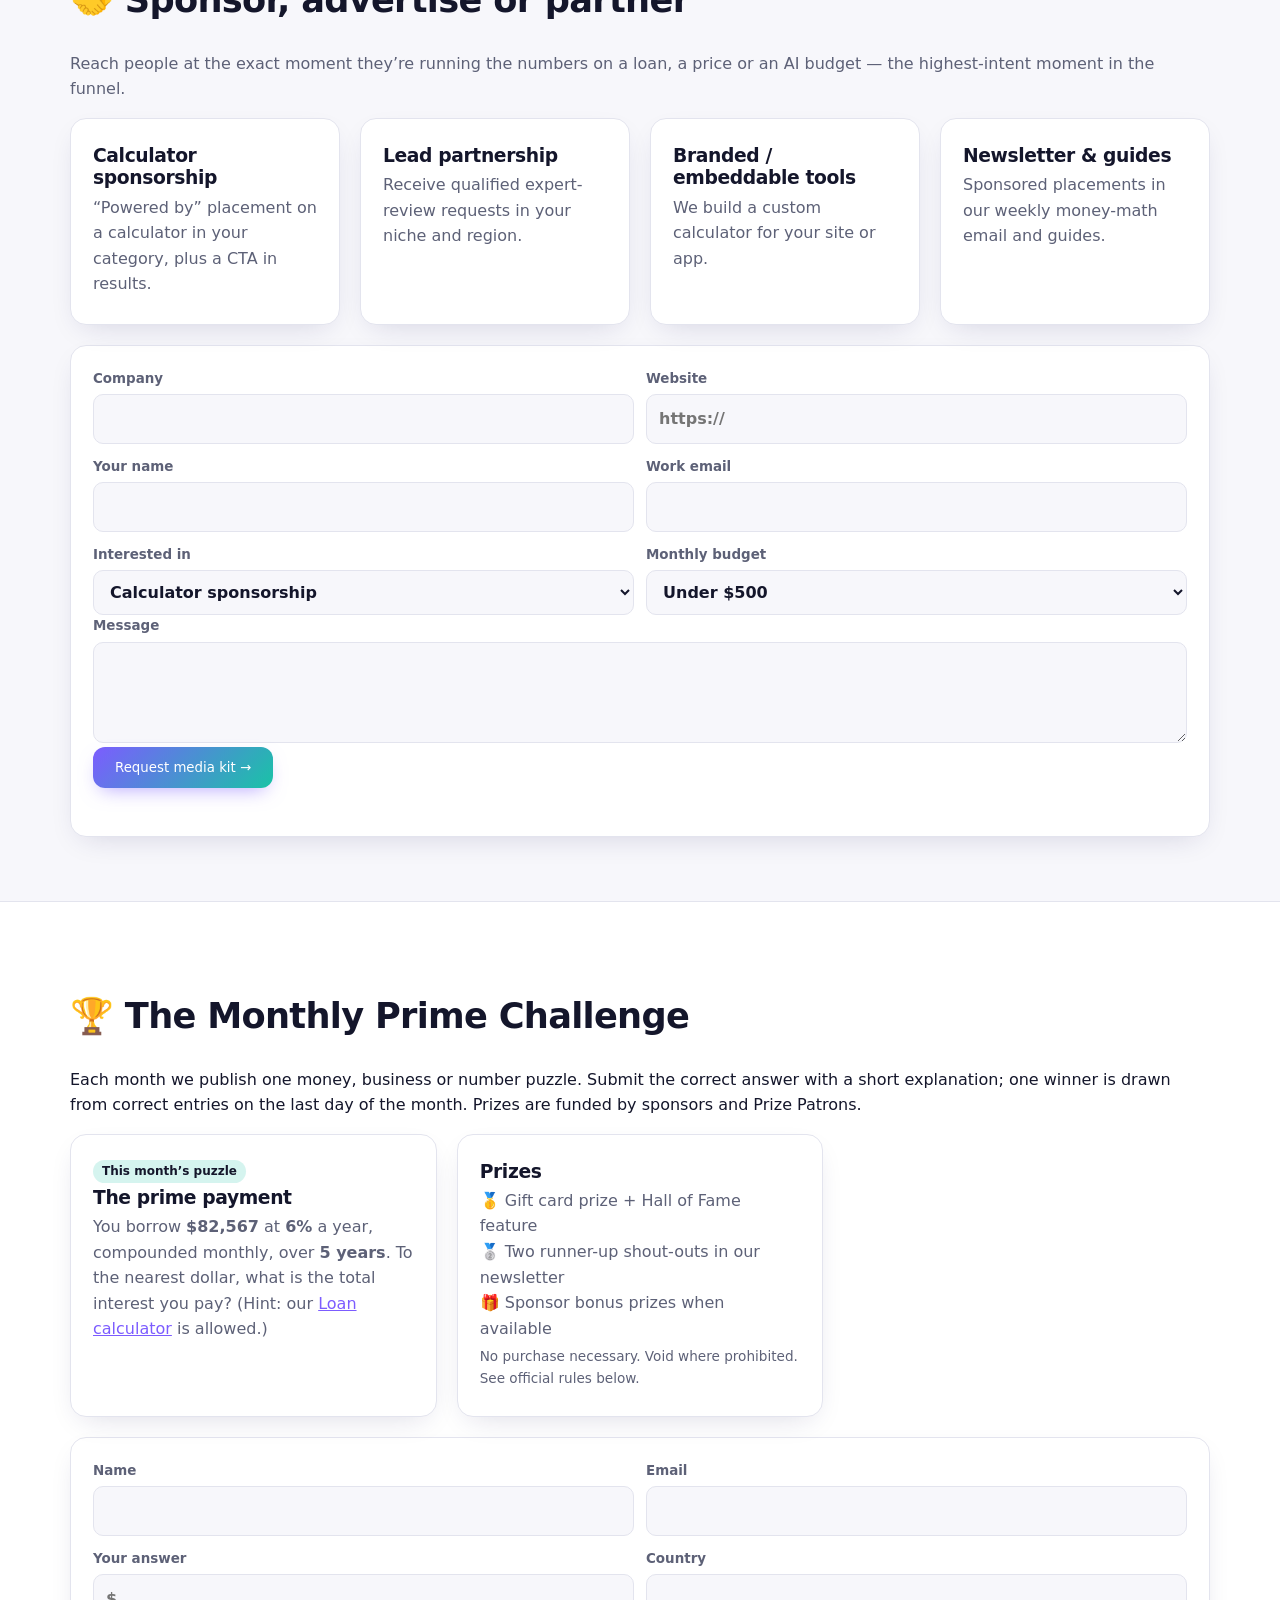
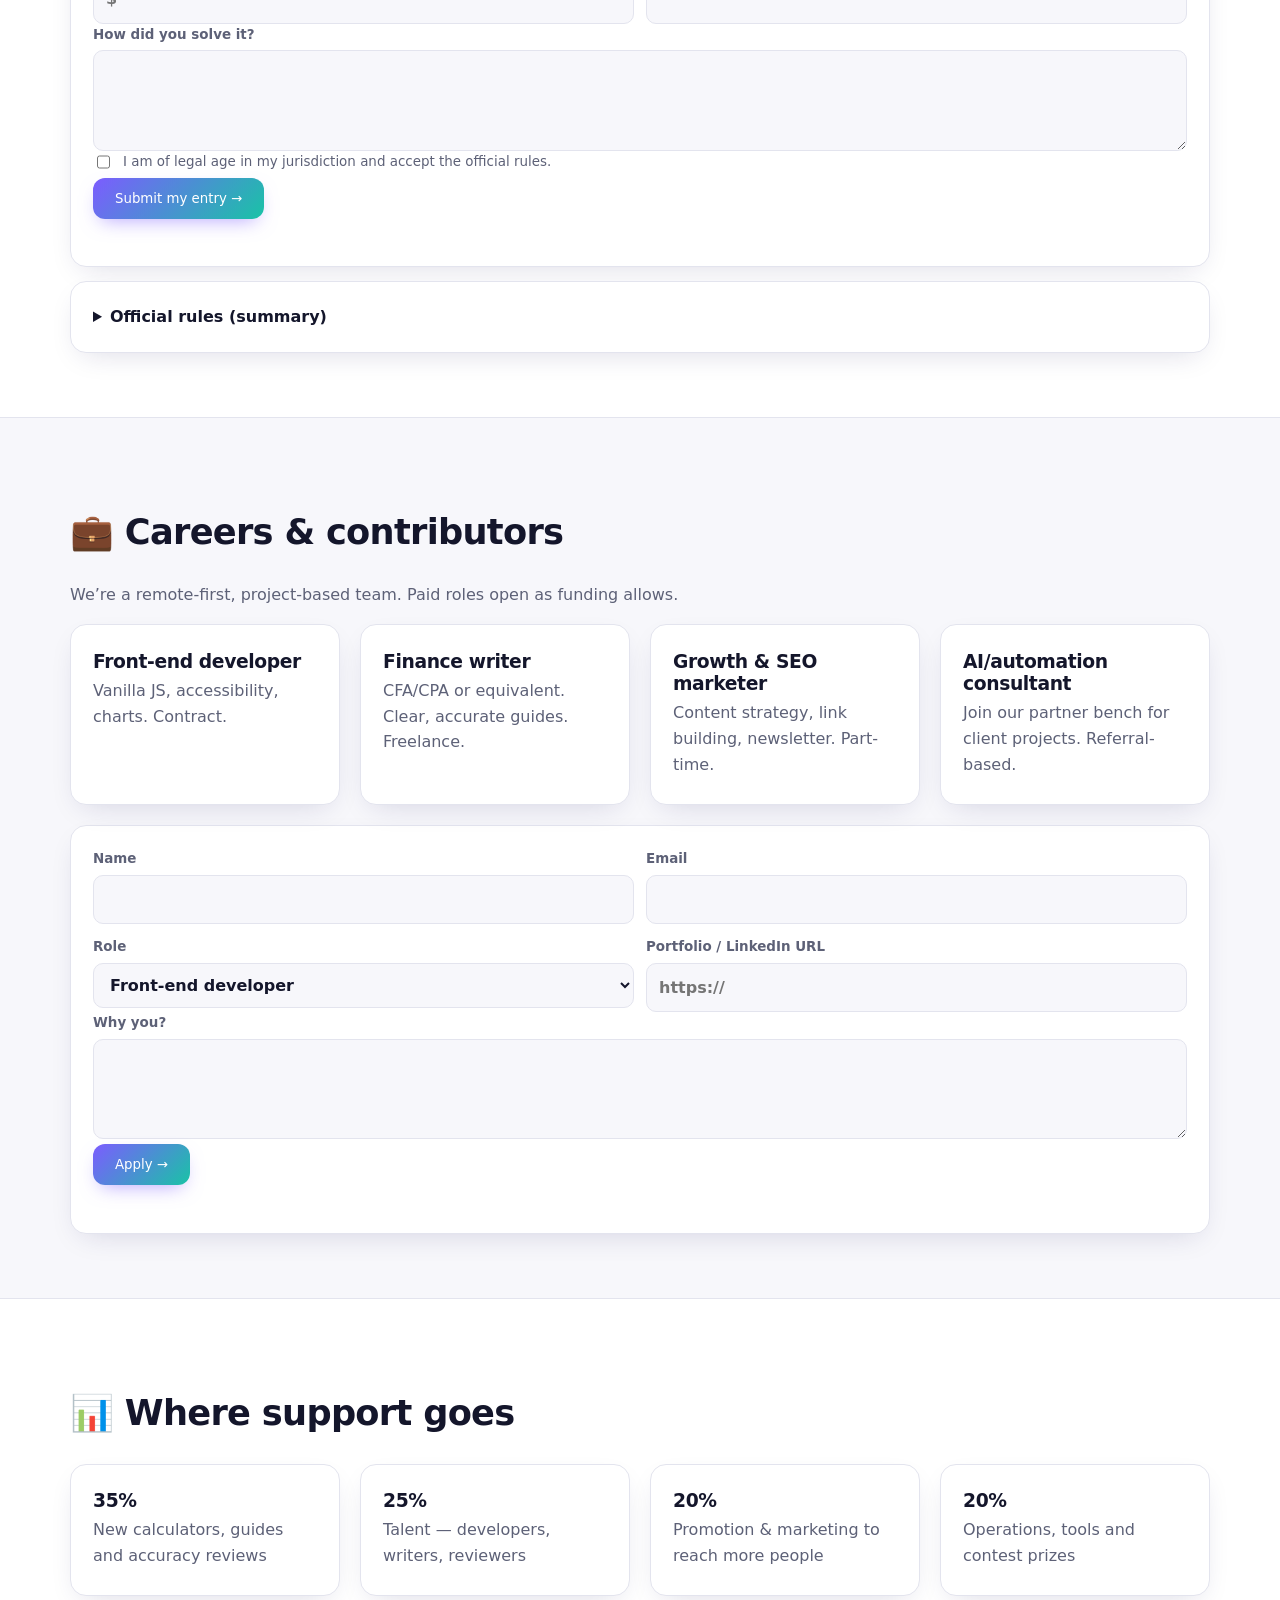
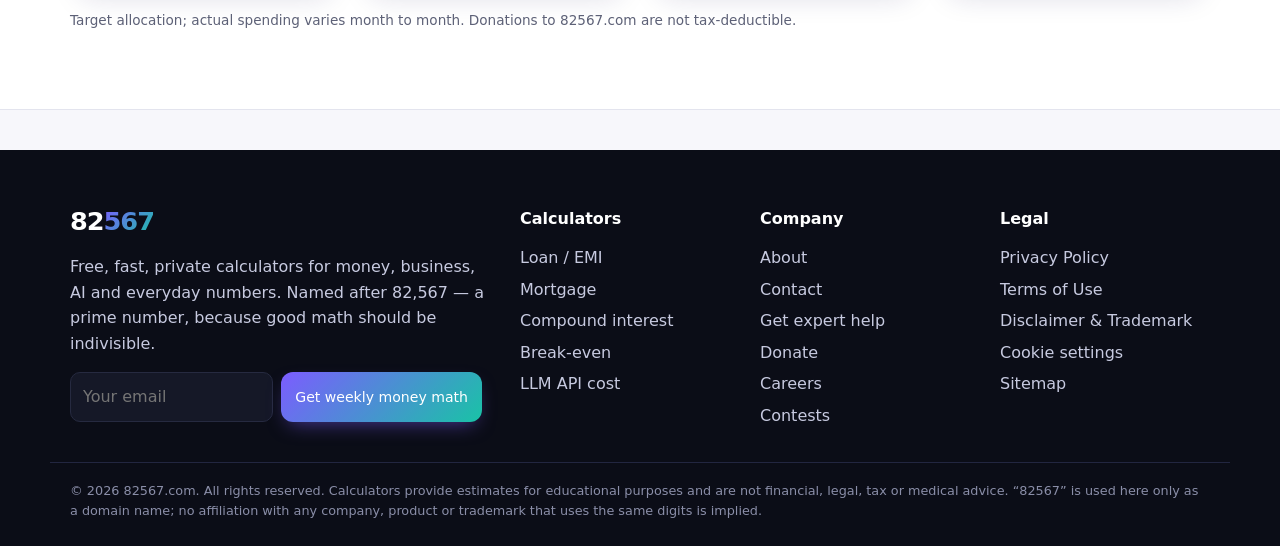
<file: support.html>
<!DOCTYPE html>
<html lang="en">
<head>
<meta charset="utf-8">
<meta name="viewport" content="width=device-width,initial-scale=1">
<title>Support 82567 — Donate, Sponsor, Advertise, Careers & Contests</title>
<meta name="description" content="Keep 82567.com free: donate, sponsor a calculator, advertise, partner with us, join the team, or enter the monthly Prime Challenge contest for prizes.">
<link rel="canonical" href="https://82567.com/support.html">
<meta name="google-adsense-account" content="ca-pub-6620975821265271">
<meta name="theme-color" content="#7c5cff">
<link rel="icon" href="favicon.svg" type="image/svg+xml"><link rel="manifest" href="site.webmanifest">
<link rel="stylesheet" href="css/style.css">
<script async src="https://pagead2.googlesyndication.com/pagead/js/adsbygoogle.js?client=ca-pub-6620975821265271" crossorigin="anonymous"></script>
</head>
<body>
<div id="hdr"></div>
<main>
<section class="hero"><div class="wrap">
  <span class="kicker">Community & partners</span>
  <h1>Help keep the math free</h1>
  <p class="lead">82567.com is independent. Donations and sponsors fund hosting, new calculators, marketing, the talented people who build them, and monthly prizes for our community.</p>
  <div class="toc"><a href="#donate">❤️ Donate</a><a href="#sponsor">🤝 Sponsor & advertise</a><a href="#contest">🏆 Prime Challenge</a><a href="#careers">💼 Careers</a><a href="#where">📊 Where money goes</a></div>
</div></section>

<section class="sec alt" id="donate"><div class="wrap">
  <h2>❤️ Donate</h2>
  <p class="muted">Choose an amount and how you’d like to give. We’ll reply with a secure payment link (card, PayPal, Interac or bank transfer) and a receipt. Supporters can be listed on our Wall of Thanks.</p>
  <div class="tiers">
    <div class="card tier"><h3>Coffee</h3><div class="price">$5</div><p>Covers a day of hosting & tools.</p><button class="btn ghost sm" data-amt="5">Choose</button></div>
    <div class="card tier hot"><h3>Calculator Builder</h3><div class="price">$25</div><p>Funds one new calculator + guide.</p><button class="btn sm" data-amt="25">Choose</button></div>
    <div class="card tier"><h3>Prize Patron</h3><div class="price">$100</div><p>Adds to the monthly contest prize pool.</p><button class="btn ghost sm" data-amt="100">Choose</button></div>
    <div class="card tier"><h3>Prime Partner</h3><div class="price">$567</div><p>Annual supporter, logo on Wall of Thanks.</p><button class="btn ghost sm" data-amt="567">Choose</button></div>
  </div>
  <form class="card" data-form="Donation pledge" data-ok="💜 Thank you! We’ll email your secure payment link shortly." style="margin-top:20px">
    <input type="text" name="_honey" class="hp" tabindex="-1" autocomplete="off">
    <div class="amts"><button type="button" data-amt="5">$5</button><button type="button" data-amt="10">$10</button><button type="button" data-amt="25">$25</button><button type="button" data-amt="50">$50</button><button type="button" data-amt="100">$100</button><button type="button" data-amt="567">$567</button></div>
    <div class="row2" style="margin-top:12px">
      <label>Amount<input id="don-amount" name="amount" type="number" min="1" step="any" value="25" required></label>
      <label>Frequency<select name="frequency"><option>One-time</option><option>Monthly</option><option>Yearly</option></select></label>
      <label>Directed to<select name="purpose"><option>Where it’s needed most</option><option>Operations & hosting</option><option>New calculators & content</option><option>Promotion & marketing</option><option>Hiring talent</option><option>Contest prizes</option></select></label>
      <label>Preferred payment<select name="method"><option>Card</option><option>PayPal</option><option>Interac e-Transfer</option><option>Bank transfer</option><option>Crypto</option></select></label>
      <label>Name<input name="name" required autocomplete="name"></label>
      <label>Email<input name="email" type="email" required autocomplete="email"></label>
    </div>
    <label style="flex-direction:row;gap:10px;font-weight:400;margin-top:10px"><input type="checkbox" name="public_thanks" value="yes" style="width:auto"> List my name on the Wall of Thanks</label>
    <p><button class="btn warm">Pledge my support →</button></p><p class="fmsg" role="status"></p>
  </form>
</div></section>

<section class="sec" id="sponsor"><div class="wrap">
  <h2>🤝 Sponsor, advertise or partner</h2>
  <p class="muted">Reach people at the exact moment they’re running the numbers on a loan, a price or an AI budget — the highest-intent moment in the funnel.</p>
  <div class="grid g4">
    <div class="card"><h3>Calculator sponsorship</h3><p>“Powered by” placement on a calculator in your category, plus a CTA in results.</p></div>
    <div class="card"><h3>Lead partnership</h3><p>Receive qualified expert-review requests in your niche and region.</p></div>
    <div class="card"><h3>Branded / embeddable tools</h3><p>We build a custom calculator for your site or app.</p></div>
    <div class="card"><h3>Newsletter & guides</h3><p>Sponsored placements in our weekly money-math email and guides.</p></div>
  </div>
  <form class="card" data-form="Sponsorship / Advertising / Partnership" style="margin-top:20px">
    <input type="text" name="_honey" class="hp" tabindex="-1" autocomplete="off">
    <div class="row2">
      <label>Company<input name="company" required></label>
      <label>Website<input name="website" type="url" placeholder="https://"></label>
      <label>Your name<input name="name" required></label>
      <label>Work email<input name="email" type="email" required></label>
      <label>Interested in<select name="interest"><option>Calculator sponsorship</option><option>Lead partnership</option><option>Display advertising</option><option>Custom calculator</option><option>Newsletter sponsorship</option><option>Acquiring this website / domain</option><option>Other partnership</option></select></label>
      <label>Monthly budget<select name="budget"><option>Under $500</option><option>$500 – $2,000</option><option>$2,000 – $10,000</option><option>$10,000+</option></select></label>
    </div>
    <label>Message<textarea name="message" rows="3"></textarea></label>
    <p><button class="btn">Request media kit →</button></p><p class="fmsg" role="status"></p>
  </form>
</div></section>

<section class="sec alt" id="contest"><div class="wrap">
  <h2>🏆 The Monthly Prime Challenge</h2>
  <p>Each month we publish one money, business or number puzzle. Submit the correct answer with a short explanation; one winner is drawn from correct entries on the last day of the month. Prizes are funded by sponsors and Prize Patrons.</p>
  <div class="grid">
    <div class="card"><span class="pill">This month’s puzzle</span><h3>The prime payment</h3><p>You borrow <strong>$82,567</strong> at <strong>6%</strong> a year, compounded monthly, over <strong>5 years</strong>. To the nearest dollar, what is the total interest you pay? (Hint: our <a href="calculators.html#loan">Loan calculator</a> is allowed.)</p></div>
    <div class="card"><h3>Prizes</h3><p>🥇 Gift card prize + Hall of Fame feature<br>🥈 Two runner-up shout-outs in our newsletter<br>🎁 Sponsor bonus prizes when available</p><p class="muted" style="font-size:.85rem">No purchase necessary. Void where prohibited. See official rules below.</p></div>
  </div>
  <form class="card" data-form="Prime Challenge entry" data-ok="🎯 Entry received — good luck! Winners are announced in the first week of next month." style="margin-top:20px">
    <input type="text" name="_honey" class="hp" tabindex="-1" autocomplete="off">
    <div class="row2"><label>Name<input name="name" required></label><label>Email<input name="email" type="email" required></label><label>Your answer<input name="answer" required placeholder="$"></label><label>Country<input name="country" required></label></div>
    <label>How did you solve it?<textarea name="explanation" rows="3" required></textarea></label>
    <label style="flex-direction:row;gap:10px;font-weight:400"><input type="checkbox" name="rules" value="accepted" required style="width:auto"> I am of legal age in my jurisdiction and accept the official rules.</label>
    <p><button class="btn">Submit my entry →</button></p><p class="fmsg" role="status"></p>
  </form>
  <details class="card" style="margin-top:14px"><summary><strong>Official rules (summary)</strong></summary><p>One entry per person per month. Entrants must be of the age of majority where they live. Winner selected at random from correct entries and notified by email; prize must be claimed within 14 days or an alternate is drawn. Prizes are non-transferable and may be substituted with an item of equal or greater value. Residents of jurisdictions where such contests are restricted are not eligible. Canadian winners must correctly answer a skill-testing question. Personal data is used only to administer the contest, per our <a href="privacy.html">Privacy Policy</a>.</p></details>
</div></section>

<section class="sec" id="careers"><div class="wrap">
  <h2>💼 Careers & contributors</h2>
  <p class="muted">We’re a remote-first, project-based team. Paid roles open as funding allows.</p>
  <div class="grid g4">
    <div class="card"><h3>Front-end developer</h3><p>Vanilla JS, accessibility, charts. Contract.</p></div>
    <div class="card"><h3>Finance writer</h3><p>CFA/CPA or equivalent. Clear, accurate guides. Freelance.</p></div>
    <div class="card"><h3>Growth & SEO marketer</h3><p>Content strategy, link building, newsletter. Part-time.</p></div>
    <div class="card"><h3>AI/automation consultant</h3><p>Join our partner bench for client projects. Referral-based.</p></div>
  </div>
  <form class="card" data-form="Careers application" style="margin-top:20px">
    <input type="text" name="_honey" class="hp" tabindex="-1" autocomplete="off">
    <div class="row2"><label>Name<input name="name" required></label><label>Email<input name="email" type="email" required></label>
    <label>Role<select name="role"><option>Front-end developer</option><option>Finance writer</option><option>Growth & SEO marketer</option><option>AI/automation consultant</option><option>Other / open application</option></select></label>
    <label>Portfolio / LinkedIn URL<input name="portfolio" type="url" placeholder="https://" required></label></div>
    <label>Why you?<textarea name="pitch" rows="3" required></textarea></label>
    <p><button class="btn">Apply →</button></p><p class="fmsg" role="status"></p>
  </form>
</div></section>

<section class="sec alt" id="where"><div class="wrap">
  <h2>📊 Where support goes</h2>
  <div class="grid g4">
    <div class="card"><h3>35%</h3><p>New calculators, guides and accuracy reviews</p></div>
    <div class="card"><h3>25%</h3><p>Talent — developers, writers, reviewers</p></div>
    <div class="card"><h3>20%</h3><p>Promotion & marketing to reach more people</p></div>
    <div class="card"><h3>20%</h3><p>Operations, tools and contest prizes</p></div>
  </div>
  <p class="muted" style="font-size:.85rem">Target allocation; actual spending varies month to month. Donations to 82567.com are not tax-deductible.</p>
</div></section>
</main>
<div id="ftr"></div>
<script src="js/calcs.js" defer></script>
<script src="js/app.js" defer></script>
</body>
</html>
</file>
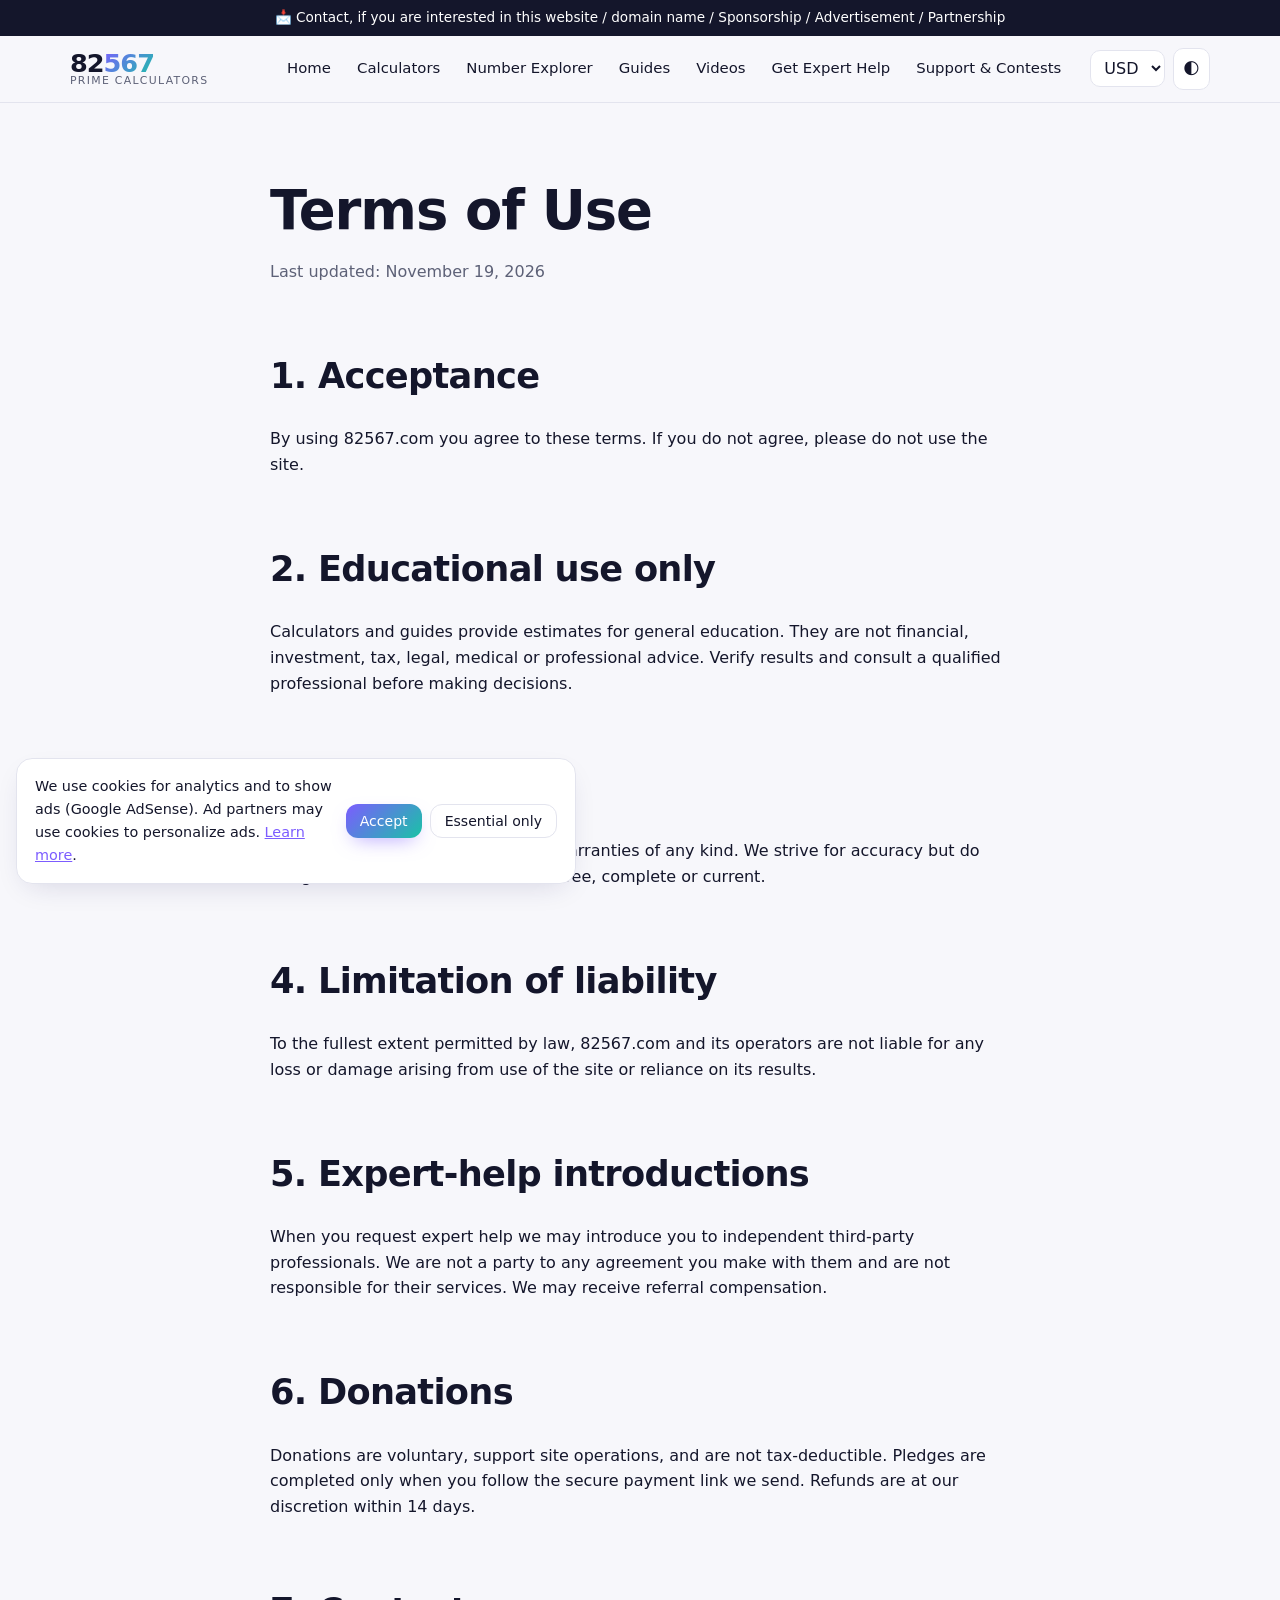
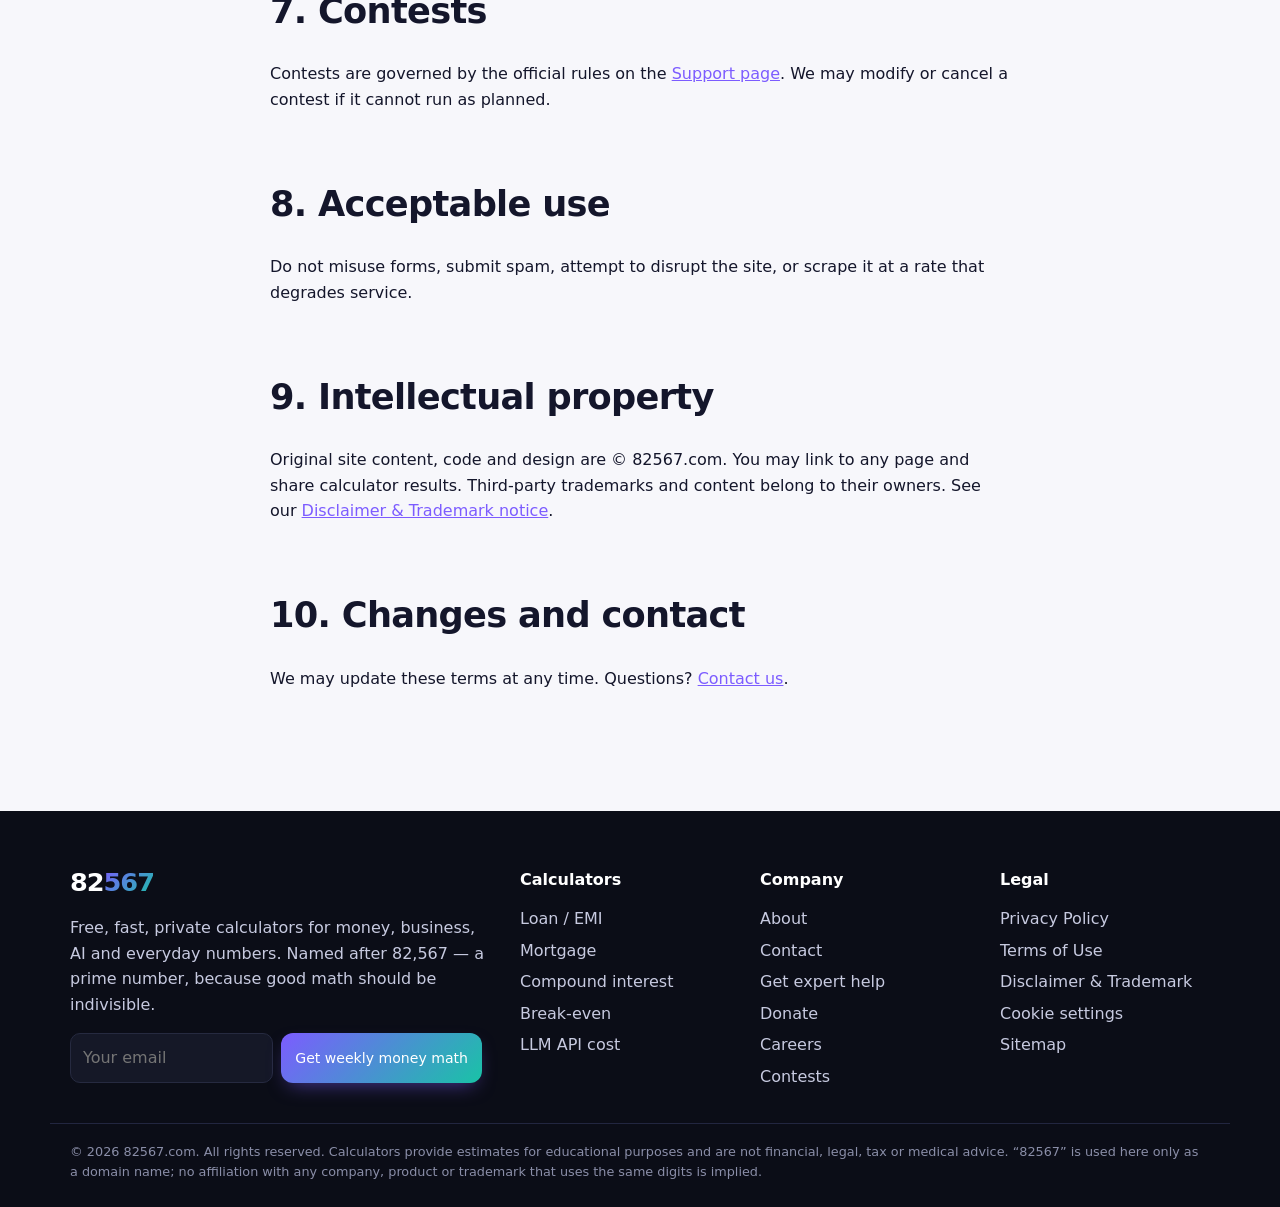
<file: terms.html>
<!DOCTYPE html>
<html lang="en">
<head>
<meta charset="utf-8">
<meta name="viewport" content="width=device-width,initial-scale=1">
<title>Terms of Use | 82567</title>
<meta name="description" content="Terms of use for 82567.com calculators, guides, forms, contests and donations.">
<link rel="canonical" href="https://82567.com/terms.html">
<meta name="google-adsense-account" content="ca-pub-6620975821265271">
<meta name="theme-color" content="#7c5cff">
<link rel="icon" href="favicon.svg" type="image/svg+xml"><link rel="manifest" href="site.webmanifest">
<link rel="stylesheet" href="css/style.css">
<script async src="https://pagead2.googlesyndication.com/pagead/js/adsbygoogle.js?client=ca-pub-6620975821265271" crossorigin="anonymous"></script>
</head>
<body>
<div id="hdr"></div>
<main class="sec"><div class="wrap article">
  <h1>Terms of Use</h1>
  <p class="muted">Last updated: November 19, 2026</p>
  <h2>1. Acceptance</h2><p>By using 82567.com you agree to these terms. If you do not agree, please do not use the site.</p>
  <h2>2. Educational use only</h2><p>Calculators and guides provide estimates for general education. They are not financial, investment, tax, legal, medical or professional advice. Verify results and consult a qualified professional before making decisions.</p>
  <h2>3. No warranty</h2><p>The site is provided “as is” without warranties of any kind. We strive for accuracy but do not guarantee that results are error-free, complete or current.</p>
  <h2>4. Limitation of liability</h2><p>To the fullest extent permitted by law, 82567.com and its operators are not liable for any loss or damage arising from use of the site or reliance on its results.</p>
  <h2>5. Expert-help introductions</h2><p>When you request expert help we may introduce you to independent third-party professionals. We are not a party to any agreement you make with them and are not responsible for their services. We may receive referral compensation.</p>
  <h2>6. Donations</h2><p>Donations are voluntary, support site operations, and are not tax-deductible. Pledges are completed only when you follow the secure payment link we send. Refunds are at our discretion within 14 days.</p>
  <h2>7. Contests</h2><p>Contests are governed by the official rules on the <a href="support.html#contest">Support page</a>. We may modify or cancel a contest if it cannot run as planned.</p>
  <h2>8. Acceptable use</h2><p>Do not misuse forms, submit spam, attempt to disrupt the site, or scrape it at a rate that degrades service.</p>
  <h2>9. Intellectual property</h2><p>Original site content, code and design are © 82567.com. You may link to any page and share calculator results. Third-party trademarks and content belong to their owners. See our <a href="disclaimer.html">Disclaimer & Trademark notice</a>.</p>
  <h2>10. Changes and contact</h2><p>We may update these terms at any time. Questions? <a href="contact.html">Contact us</a>.</p>
</div></main>
<div id="ftr"></div>
<script src="js/calcs.js" defer></script>
<script src="js/app.js" defer></script>
</body>
</html>
</file>
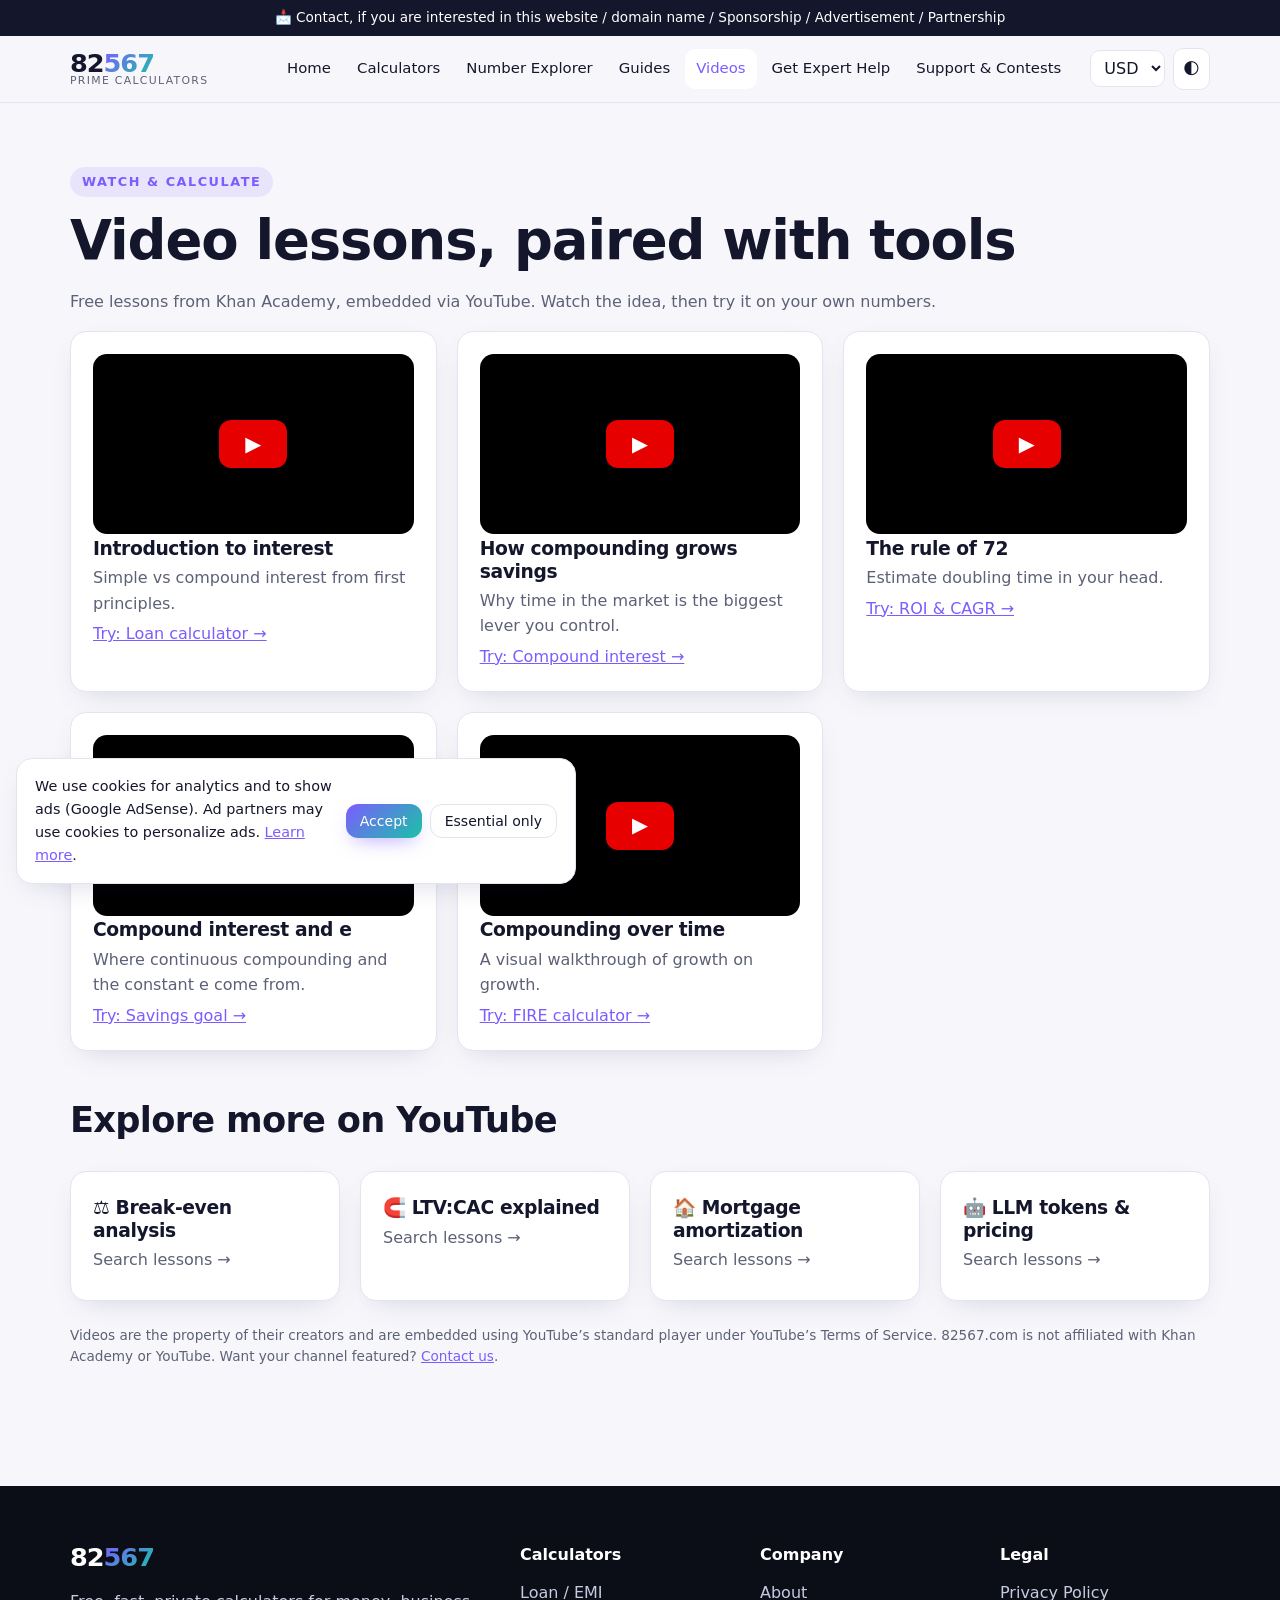
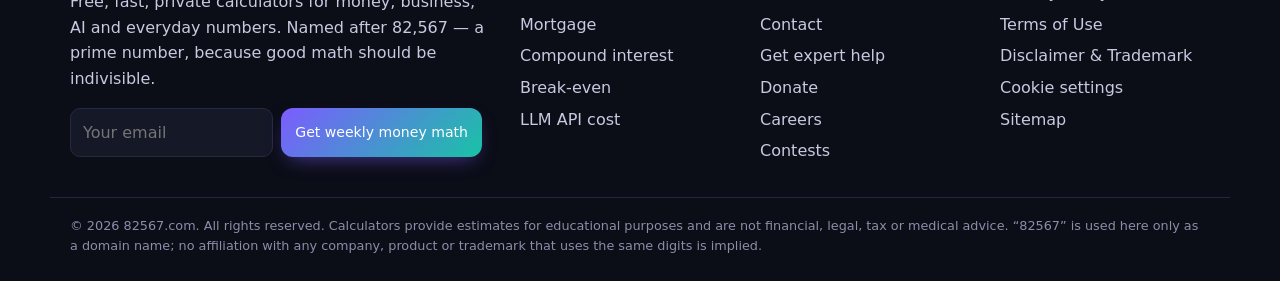
<file: videos.html>
<!DOCTYPE html>
<html lang="en">
<head>
<meta charset="utf-8">
<meta name="viewport" content="width=device-width,initial-scale=1">
<title>Money Math Videos — Interest, Compounding, Rule of 72 | 82567</title>
<meta name="description" content="Curated free video lessons on interest, compound growth, the rule of 72 and the number e — paired with the calculators that put each idea to work.">
<link rel="canonical" href="https://82567.com/videos.html">
<meta name="google-adsense-account" content="ca-pub-6620975821265271">
<meta name="theme-color" content="#7c5cff">
<link rel="icon" href="favicon.svg" type="image/svg+xml"><link rel="manifest" href="site.webmanifest">
<link rel="stylesheet" href="css/style.css">
<script async src="https://pagead2.googlesyndication.com/pagead/js/adsbygoogle.js?client=ca-pub-6620975821265271" crossorigin="anonymous"></script>
</head>
<body>
<div id="hdr"></div>
<main class="sec"><div class="wrap">
  <span class="kicker">Watch & calculate</span>
  <h1>Video lessons, paired with tools</h1>
  <p class="muted">Free lessons from Khan Academy, embedded via YouTube. Watch the idea, then try it on your own numbers.</p>
  <div class="grid">
    <div class="card"><div class="yt" data-id="GtaoP0skPWc" data-title="Introduction to interest" role="button" aria-label="Play video"></div><h3>Introduction to interest</h3><p>Simple vs compound interest from first principles.</p><a href="calculators.html#loan">Try: Loan calculator →</a></div>
    <div class="card"><div class="yt" data-id="t4zfiBw0hwM" data-title="How compounding grows savings" role="button" aria-label="Play video"></div><h3>How compounding grows savings</h3><p>Why time in the market is the biggest lever you control.</p><a href="calculators.html#compound">Try: Compound interest →</a></div>
    <div class="card"><div class="yt" data-id="mec-QpjQMXY" data-title="The rule of 72" role="button" aria-label="Play video"></div><h3>The rule of 72</h3><p>Estimate doubling time in your head.</p><a href="calculators.html#roi">Try: ROI & CAGR →</a></div>
    <div class="card"><div class="yt" data-id="qEB6y4DklNY" data-title="Compound interest and e" role="button" aria-label="Play video"></div><h3>Compound interest and e</h3><p>Where continuous compounding and the constant e come from.</p><a href="calculators.html#savings-goal">Try: Savings goal →</a></div>
    <div class="card"><div class="yt" data-id="jtqOqa_C-ZU" data-title="Compounding over time" role="button" aria-label="Play video"></div><h3>Compounding over time</h3><p>A visual walkthrough of growth on growth.</p><a href="calculators.html#retirement">Try: FIRE calculator →</a></div>
  </div>
  <h2 style="margin-top:48px">Explore more on YouTube</h2>
  <div class="grid g4">
    <a class="card" href="https://www.youtube.com/results?search_query=break+even+analysis+explained" target="_blank" rel="noopener"><h3>⚖️ Break-even analysis</h3><p>Search lessons →</p></a>
    <a class="card" href="https://www.youtube.com/results?search_query=LTV+CAC+ratio+explained" target="_blank" rel="noopener"><h3>🧲 LTV:CAC explained</h3><p>Search lessons →</p></a>
    <a class="card" href="https://www.youtube.com/results?search_query=how+mortgage+amortization+works" target="_blank" rel="noopener"><h3>🏠 Mortgage amortization</h3><p>Search lessons →</p></a>
    <a class="card" href="https://www.youtube.com/results?search_query=LLM+tokens+pricing+explained" target="_blank" rel="noopener"><h3>🤖 LLM tokens & pricing</h3><p>Search lessons →</p></a>
  </div>
  <p class="muted" style="font-size:.85rem;margin-top:24px">Videos are the property of their creators and are embedded using YouTube’s standard player under YouTube’s Terms of Service. 82567.com is not affiliated with Khan Academy or YouTube. Want your channel featured? <a href="contact.html">Contact us</a>.</p>
</div></main>
<div id="ftr"></div>
<script src="js/calcs.js" defer></script>
<script src="js/app.js" defer></script>
</body>
</html>
</file>
<file: css/style.css>
:root{--bg:#f7f7fb;--bg2:#fff;--fg:#14162b;--muted:#5d6177;--line:#e3e4ee;--a:#7c5cff;--b:#19c3a6;--warm:#ff7a59;--r:16px;--sh:0 10px 30px -12px rgba(30,20,90,.18);--grad:linear-gradient(135deg,#7c5cff,#19c3a6)}
[data-theme=dark]{--bg:#0d0f1a;--bg2:#151827;--fg:#eef0fb;--muted:#a3a7c0;--line:#262a40;--sh:0 10px 30px -12px rgba(0,0,0,.6)}
@media (prefers-color-scheme:dark){:root:not([data-theme=light]){--bg:#0d0f1a;--bg2:#151827;--fg:#eef0fb;--muted:#a3a7c0;--line:#262a40;--sh:0 10px 30px -12px rgba(0,0,0,.6)}}
*{box-sizing:border-box}html{scroll-behavior:smooth}body{margin:0;font:16px/1.6 system-ui,-apple-system,"Segoe UI",Roboto,Inter,sans-serif;background:var(--bg);color:var(--fg);-webkit-font-smoothing:antialiased}
a{color:var(--a)}img{max-width:100%}h1,h2,h3{line-height:1.2;letter-spacing:-.02em}h1{font-size:clamp(2rem,5vw,3.4rem);margin:.2em 0}h2{font-size:clamp(1.5rem,3vw,2.2rem)}
.wrap{max-width:1180px;margin:0 auto;padding:0 20px}.muted{color:var(--muted)}.center{text-align:center}.sec{padding:64px 0}.sec.alt{background:var(--bg2);border-block:1px solid var(--line)}
.topbar{background:#14162b;text-align:center;font-size:.85rem;padding:7px 12px}.topbar a{color:#fff;text-decoration:none}.topbar a:hover{text-decoration:underline}
.site-h{position:sticky;top:0;z-index:50;background:color-mix(in srgb,var(--bg) 85%,transparent);backdrop-filter:blur(12px);border-bottom:1px solid var(--line)}
.hrow{display:flex;align-items:center;gap:18px;height:66px}.logo{text-decoration:none;color:var(--fg);display:flex;flex-direction:column;line-height:1}.lg{font-weight:900;font-size:1.6rem;letter-spacing:-.04em}.lg i{font-style:normal;background:var(--grad);-webkit-background-clip:text;background-clip:text;color:transparent}.logo small{font-size:.68rem;color:var(--muted);text-transform:uppercase;letter-spacing:.12em}
.nav{display:flex;gap:4px;margin-left:auto;flex-wrap:wrap}.nav a{color:var(--fg);text-decoration:none;padding:8px 11px;border-radius:10px;font-size:.93rem;font-weight:500}.nav a:hover,.nav a[aria-current]{background:var(--bg2);color:var(--a)}
.hact{display:flex;gap:8px;align-items:center}.hact select,.icon{background:var(--bg2);color:var(--fg);border:1px solid var(--line);border-radius:10px;padding:7px 9px;font:inherit;cursor:pointer}.burger{display:none}
@media (max-width:980px){.burger{display:block}.nav{position:absolute;top:66px;left:0;right:0;background:var(--bg2);flex-direction:column;padding:12px;border-bottom:1px solid var(--line);display:none}.nav.open{display:flex}.hact{margin-left:auto}}
.btn{display:inline-flex;align-items:center;gap:8px;justify-content:center;background:var(--grad);color:#fff;border:0;border-radius:12px;padding:13px 22px;font:600 1rem/1 inherit;font-family:inherit;text-decoration:none;cursor:pointer;box-shadow:0 8px 20px -8px rgba(124,92,255,.6);transition:transform .15s}.btn:hover{transform:translateY(-2px)}.btn:disabled{opacity:.6}
.btn.ghost{background:transparent;color:var(--fg);border:1px solid var(--line);box-shadow:none}.btn.sm{padding:8px 14px;font-size:.88rem}.btn.warm{background:linear-gradient(135deg,#ff7a59,#ffb347)}
.hero{padding:72px 0 48px;position:relative;overflow:hidden}.hero:before{content:"";position:absolute;inset:-40% -10% auto auto;width:620px;height:620px;background:radial-gradient(circle,rgba(124,92,255,.25),transparent 60%);z-index:-1}
.hero .kicker,.kicker{display:inline-block;font-size:.8rem;font-weight:700;letter-spacing:.12em;text-transform:uppercase;color:var(--a);background:color-mix(in srgb,var(--a) 12%,transparent);padding:5px 12px;border-radius:99px}
.hero p.lead{font-size:1.2rem;color:var(--muted);max-width:640px}.search{position:relative;max-width:620px;margin:26px 0}.search input{width:100%;padding:17px 20px;font-size:1.1rem;border-radius:14px;border:1px solid var(--line);background:var(--bg2);color:var(--fg);box-shadow:var(--sh)}
#quick-list{display:flex;flex-direction:column;background:var(--bg2);border-radius:12px;margin-top:6px;box-shadow:var(--sh)}#quick-list a{padding:10px 16px;text-decoration:none;color:var(--fg);border-bottom:1px solid var(--line)}#quick-list a:hover{background:var(--bg)}#quick-list span{padding:10px 16px}
.stats{display:flex;gap:28px;flex-wrap:wrap;margin-top:22px}.stats div b{display:block;font-size:1.8rem;font-weight:800}.stats div span{color:var(--muted);font-size:.9rem}
.grid{display:grid;gap:20px;grid-template-columns:repeat(auto-fill,minmax(300px,1fr))}.grid.g4{grid-template-columns:repeat(auto-fill,minmax(230px,1fr))}
.card{background:var(--bg2);border:1px solid var(--line);border-radius:var(--r);padding:22px;box-shadow:var(--sh)}.card h3{margin:.2em 0}.card p{color:var(--muted);margin:.3em 0}a.card{text-decoration:none;color:var(--fg);transition:transform .15s,border-color .15s}a.card:hover{transform:translateY(-3px);border-color:var(--a)}
.calc header{display:flex;gap:12px;align-items:flex-start;margin-bottom:12px}.ci{font-size:1.6rem;width:46px;height:46px;flex:none;display:grid;place-items:center;border-radius:12px;background:var(--bg)}.calc h3{font-size:1.1rem}.calc p{font-size:.9rem}
.calc.flash{outline:3px solid var(--a);outline-offset:3px}.cform{display:grid;grid-template-columns:repeat(auto-fill,minmax(150px,1fr));gap:10px}
label{display:flex;flex-direction:column;gap:5px;font-size:.84rem;font-weight:600;color:var(--muted)}input,select,textarea{font:inherit;font-size:1rem;color:var(--fg);background:var(--bg);border:1px solid var(--line);border-radius:10px;padding:11px 12px;width:100%}input:focus,select:focus,textarea:focus{outline:2px solid var(--a);border-color:transparent}
textarea{resize:vertical}.res{margin-top:14px;display:grid;gap:6px}.kv{display:flex;justify-content:space-between;gap:12px;padding:9px 12px;border-radius:10px;background:var(--bg);font-size:.95rem}.kv span{color:var(--muted)}.kv b{text-align:right;word-break:break-word}.kv.big{background:color-mix(in srgb,var(--a) 12%,var(--bg))}.kv.big b{font-size:1.25rem;color:var(--a)}
.chart{width:100%;margin-top:10px}.cfoot{display:flex;gap:8px;flex-wrap:wrap;margin-top:14px}
.chips{display:flex;gap:8px;flex-wrap:wrap;margin:18px 0}.chips button{border:1px solid var(--line);background:var(--bg2);color:var(--fg);padding:8px 16px;border-radius:99px;font:inherit;cursor:pointer}.chips button.on{background:var(--grad);color:#fff;border-color:transparent}
.toolbar{display:flex;gap:12px;flex-wrap:wrap;align-items:center}.toolbar input{max-width:380px}
.cta-band{background:var(--grad);color:#fff;border-radius:24px;padding:42px;display:grid;grid-template-columns:1.3fr 1fr;gap:30px;align-items:center}.cta-band p{color:#f1efff}.cta-band .btn{background:#fff;color:#4b2fd6}@media(max-width:800px){.cta-band{grid-template-columns:1fr;padding:28px}}
.steps{max-width:720px;margin:0 auto}.bar{height:8px;background:var(--line);border-radius:99px;overflow:hidden;margin-bottom:22px}.bar i{display:block;height:100%;width:33%;background:var(--grad);transition:width .3s}
.step{display:grid;gap:14px}.opt{display:grid;grid-template-columns:repeat(auto-fill,minmax(200px,1fr));gap:10px}.opt label{flex-direction:row;align-items:center;gap:10px;border:1px solid var(--line);background:var(--bg);padding:14px;border-radius:12px;color:var(--fg);cursor:pointer;font-weight:500}.opt input{width:auto}.opt label:has(input:checked){border-color:var(--a);background:color-mix(in srgb,var(--a) 10%,var(--bg))}
.row2{display:grid;grid-template-columns:1fr 1fr;gap:12px}@media(max-width:600px){.row2{grid-template-columns:1fr}}.nav-steps{display:flex;justify-content:space-between;gap:10px}
.fmsg{margin:8px 0 0;font-weight:600;min-height:1em}.fmsg.ok{color:#11a37f}.fmsg.err{color:#e5484d}.hp{position:absolute;left:-9999px}
.trust{display:flex;gap:18px;flex-wrap:wrap;color:var(--muted);font-size:.9rem;margin-top:12px}
.tiers{display:grid;gap:18px;grid-template-columns:repeat(auto-fill,minmax(240px,1fr))}.tier{text-align:center}.tier .price{font-size:2rem;font-weight:800}.tier.hot{border:2px solid var(--a);position:relative}.tier.hot:before{content:"Most popular";position:absolute;top:-12px;left:50%;transform:translateX(-50%);background:var(--grad);color:#fff;font-size:.75rem;padding:3px 10px;border-radius:99px}
.amts{display:flex;gap:8px;flex-wrap:wrap}.amts button{flex:1;min-width:70px;padding:12px;border-radius:10px;border:1px solid var(--line);background:var(--bg);color:var(--fg);font:600 1rem inherit;font-family:inherit;cursor:pointer}.amts button.on{background:var(--grad);color:#fff}
.yt{position:relative;aspect-ratio:16/9;background:#000 center/cover;border-radius:14px;cursor:pointer;overflow:hidden}.yt:after{content:"▶";position:absolute;inset:0;margin:auto;width:68px;height:48px;display:grid;place-items:center;background:rgba(255,0,0,.9);color:#fff;border-radius:12px;font-size:1.3rem}.yt iframe{position:absolute;inset:0;width:100%;height:100%;border:0}.yt:has(iframe):after{display:none}
.article{max-width:780px;margin:0 auto}.article h2{margin-top:2em}.article .card{margin:1em 0}.toc{display:flex;flex-wrap:wrap;gap:8px}.toc a{padding:6px 12px;background:var(--bg2);border:1px solid var(--line);border-radius:99px;text-decoration:none;font-size:.9rem}
.faq details{background:var(--bg2);border:1px solid var(--line);border-radius:12px;padding:14px 18px;margin:10px 0}.faq summary{font-weight:700;cursor:pointer}
.nod{display:flex;gap:10px;align-items:baseline;flex-wrap:wrap;background:var(--bg2);border:1px dashed var(--a);border-radius:14px;padding:14px 18px}.nod b{font-size:1.4rem;color:var(--a)}
.site-f{background:#0b0d17;color:#c7cae0;padding:56px 0 24px;margin-top:40px}.site-f a{color:#c7cae0;display:block;text-decoration:none;padding:3px 0}.site-f a:hover{color:#fff}.site-f h4{color:#fff;margin:0 0 10px}.site-f .logo{color:#fff}.fgrid{display:grid;grid-template-columns:2fr 1fr 1fr 1fr;gap:30px}@media(max-width:800px){.fgrid{grid-template-columns:1fr 1fr}}
.nl{display:flex;flex-wrap:wrap;gap:8px;margin-top:14px}.nl input{flex:1;min-width:180px;background:#151827;border-color:#262a40;color:#fff}.fine{font-size:.8rem;color:#8a8ea8;border-top:1px solid #222640;margin-top:30px;padding-top:18px}
.consent{position:fixed;left:16px;right:16px;bottom:16px;max-width:560px;z-index:99;background:var(--bg2);border:1px solid var(--line);border-radius:16px;padding:16px 18px;box-shadow:var(--sh);display:flex;gap:12px;flex-wrap:wrap;align-items:center}.consent p{margin:0;font-size:.9rem;flex:1 1 260px}.consent div{display:flex;gap:8px}.consent[hidden]{display:none}
.totop{position:fixed;right:18px;bottom:18px;width:44px;height:44px;border-radius:50%;border:0;background:var(--grad);color:#fff;font-size:1.2rem;cursor:pointer;opacity:0;pointer-events:none;transition:.2s;z-index:40}.totop.show{opacity:1;pointer-events:auto}
.pill{display:inline-block;font-size:.75rem;padding:2px 9px;border-radius:99px;background:color-mix(in srgb,var(--b) 18%,transparent);color:var(--fg);font-weight:600}
@media (prefers-reduced-motion:reduce){*{transition:none!important;scroll-behavior:auto!important}}
</file>
